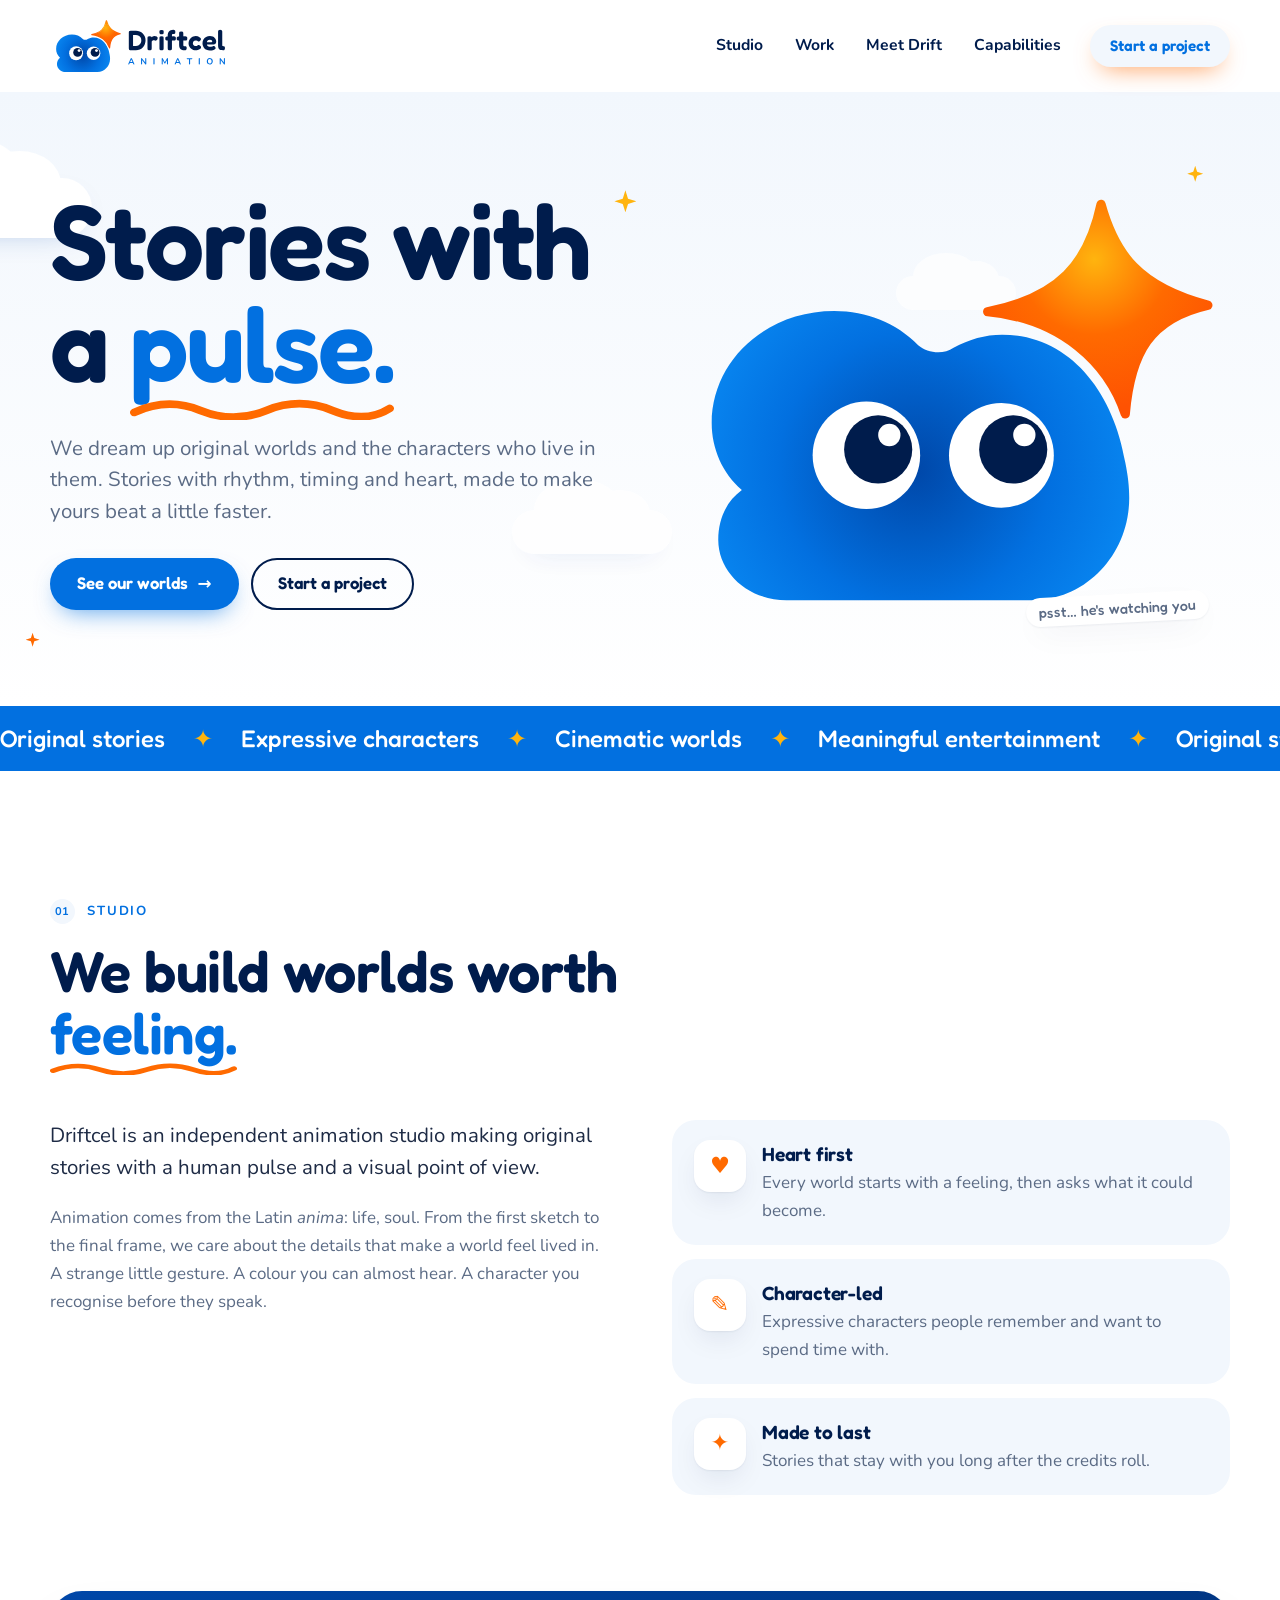
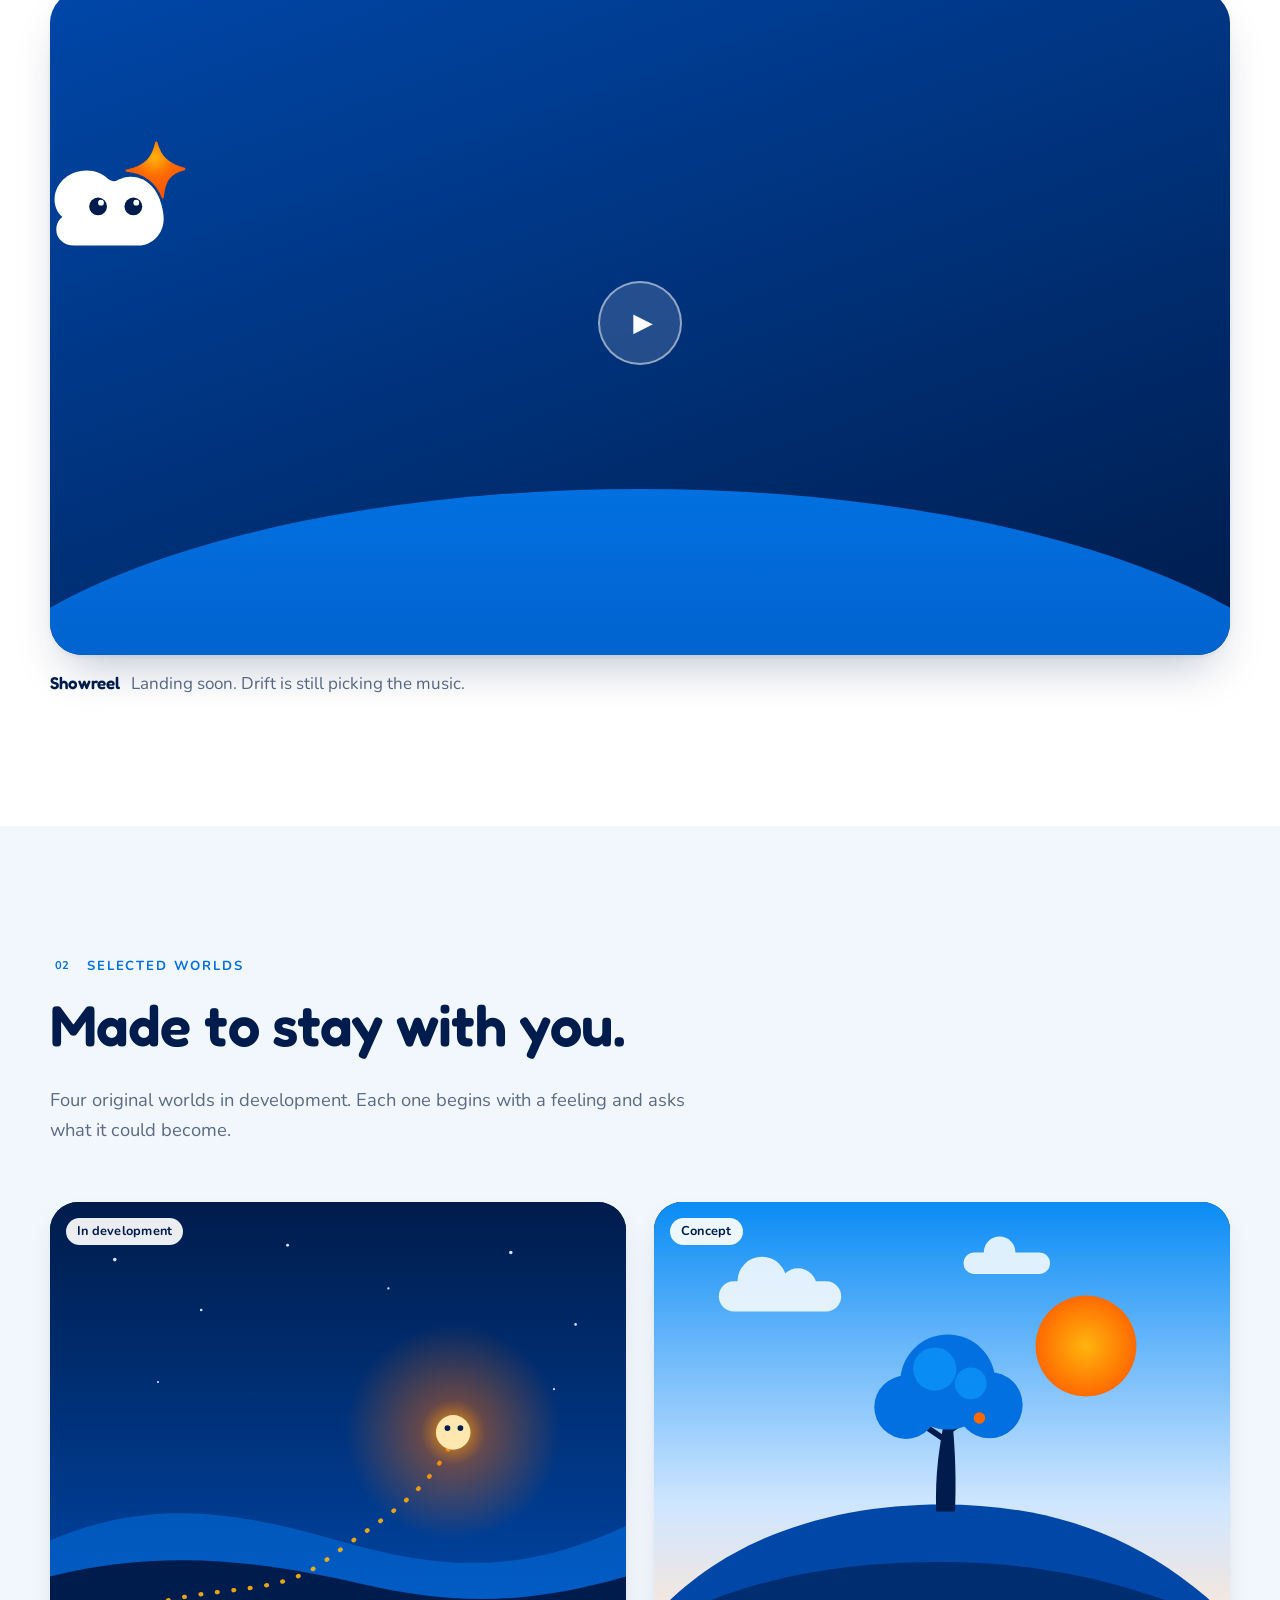
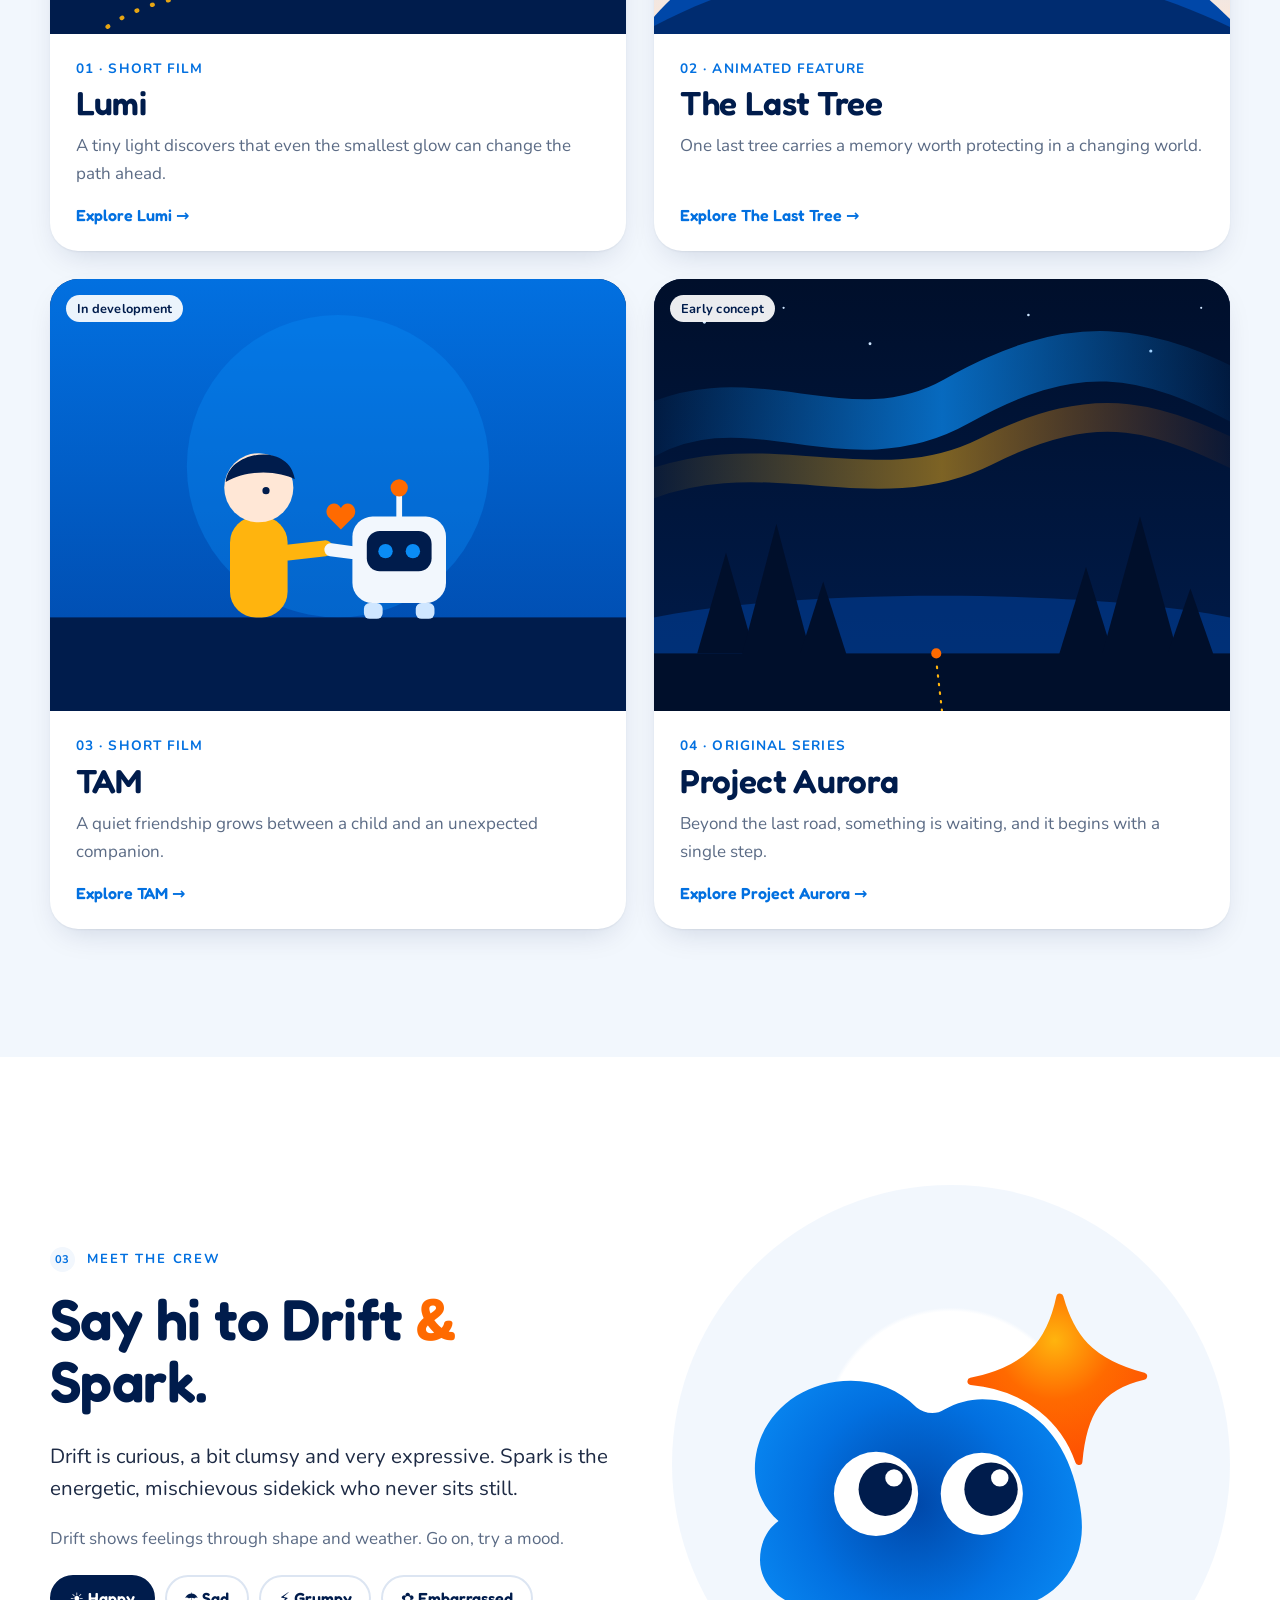
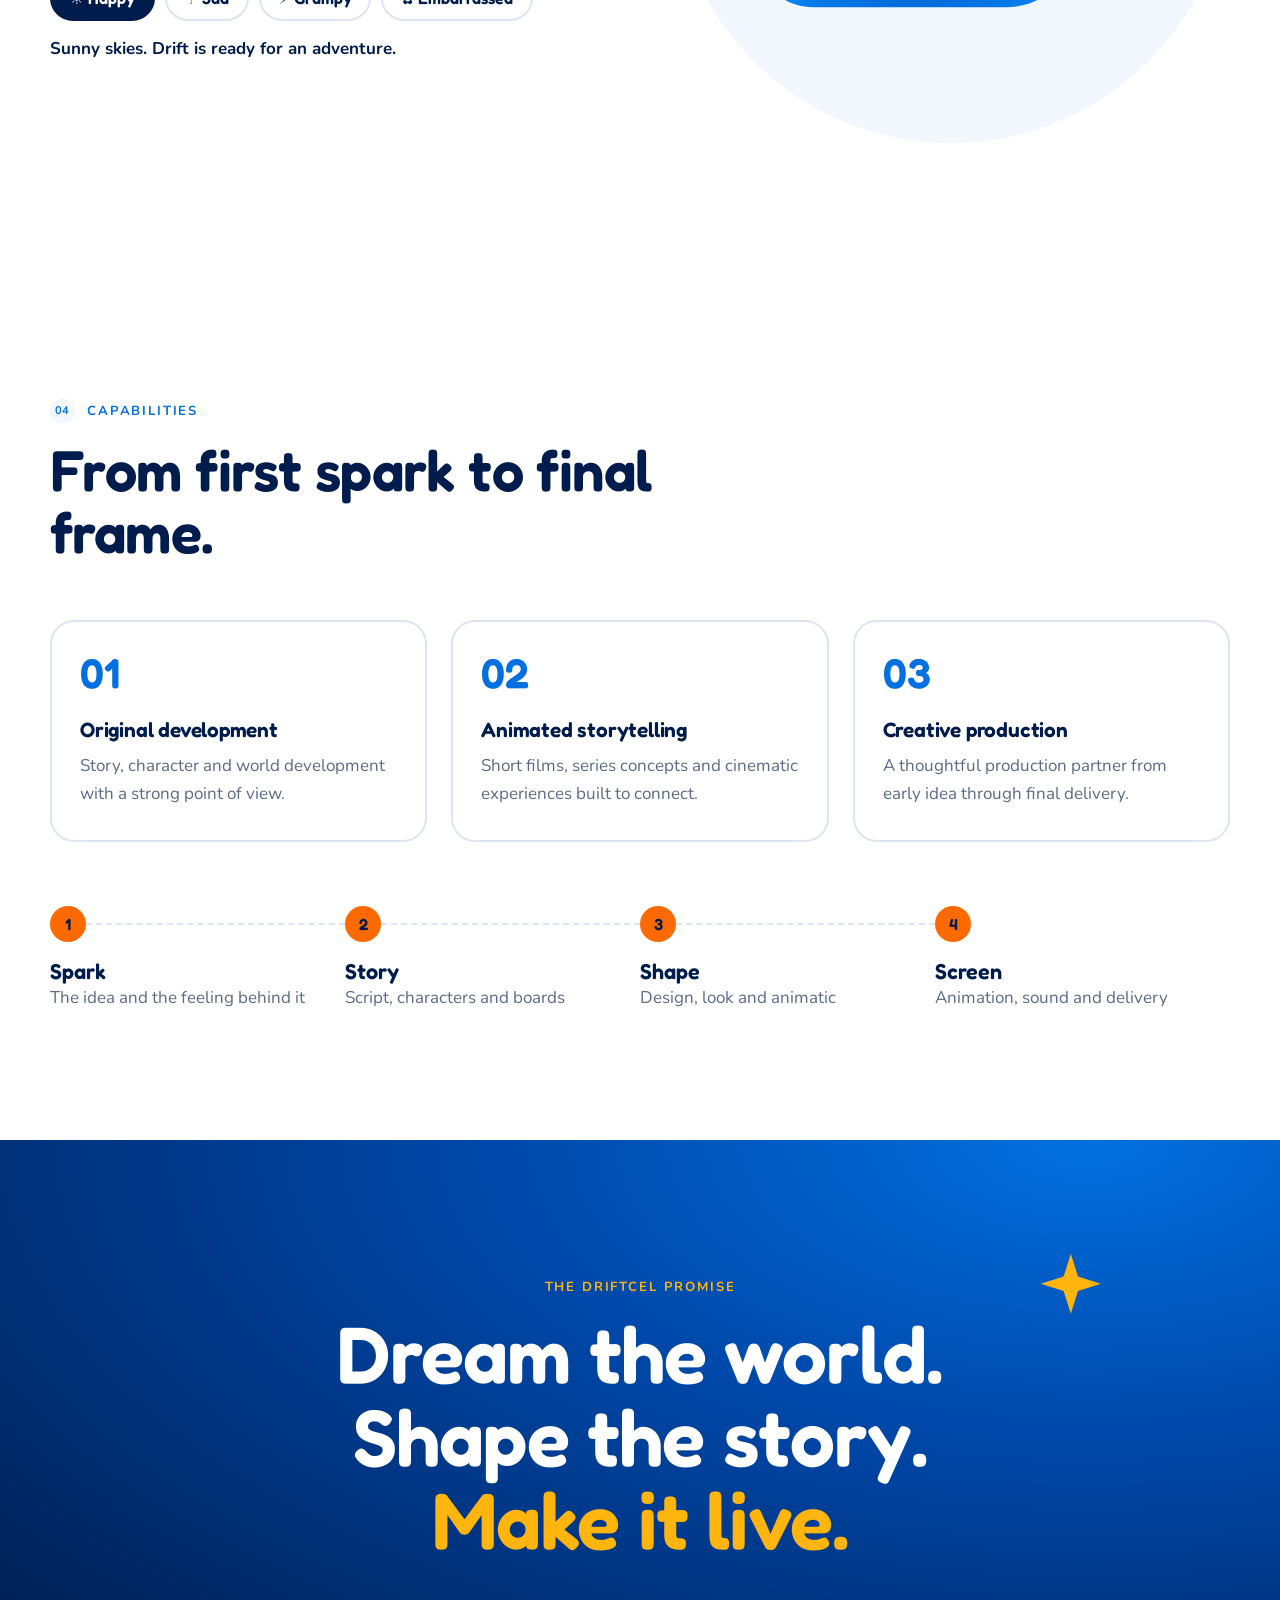
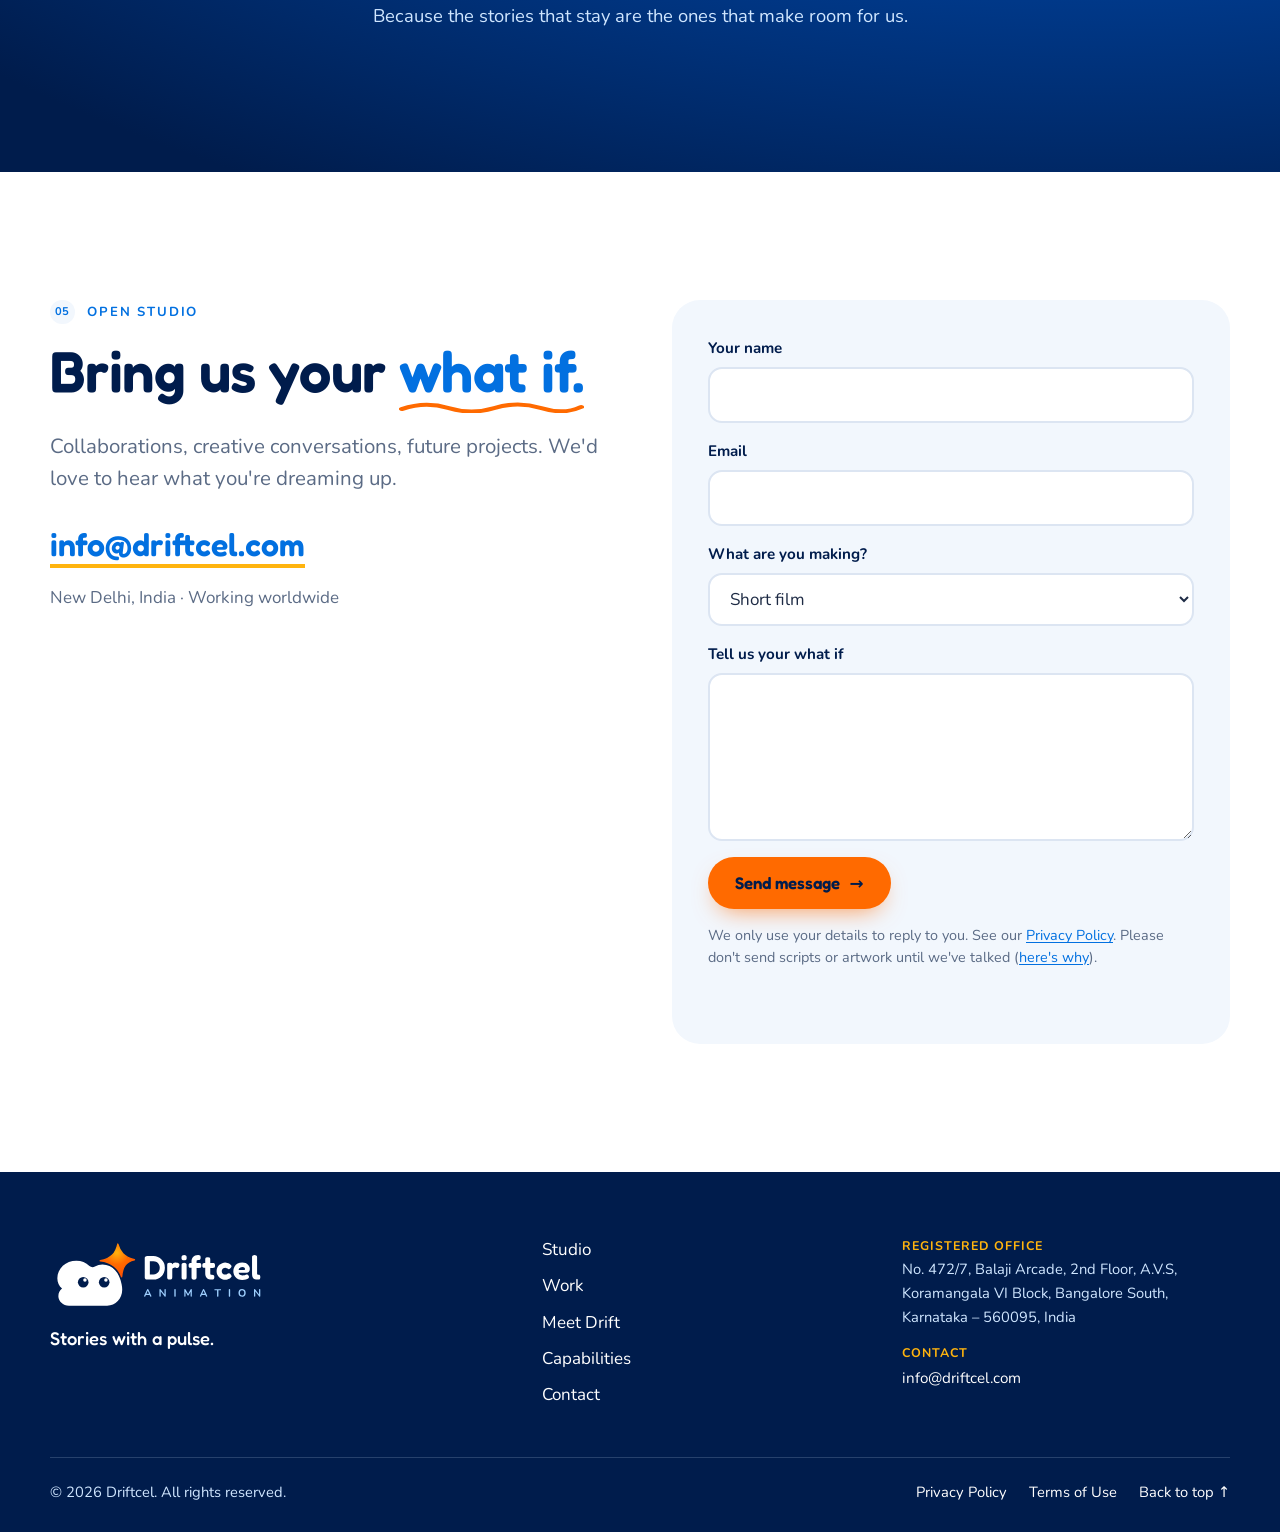
<file: index.html>
<!doctype html>
<html lang="en-IN">
<head>
<meta charset="utf-8">
<meta name="viewport" content="width=device-width, initial-scale=1">
<title>Driftcel Animation · Stories with a pulse.</title>
<meta name="description" content="Driftcel is an independent animation studio in New Delhi creating original stories, expressive characters and cinematic worlds.">
<meta name="author" content="Driftcel Animation">
<meta name="theme-color" content="#0270E0">
<link rel="canonical" href="https://driftcel.com/">

<link rel="icon" href="/favicon.ico" sizes="any">
<link rel="icon" href="/favicon.svg" type="image/svg+xml">
<link rel="apple-touch-icon" href="/apple-touch-icon-180x180.png">
<link rel="manifest" href="/site.webmanifest">

<meta property="og:type" content="website">
<meta property="og:site_name" content="Driftcel">
<meta property="og:title" content="Driftcel Animation · Stories with a pulse.">
<meta property="og:description" content="An independent animation studio creating original stories, expressive characters and cinematic worlds.">
<meta property="og:url" content="https://driftcel.com/">
<meta property="og:image" content="https://driftcel.com/og-image-1200x630.png">
<meta property="og:image:width" content="1200">
<meta property="og:image:height" content="630">
<meta property="og:image:alt" content="Driftcel Animation logo: Drift the cloud and Spark. Stories with a pulse.">
<meta name="twitter:card" content="summary_large_image">

<link rel="preconnect" href="https://fonts.googleapis.com">
<link rel="preconnect" href="https://fonts.gstatic.com" crossorigin>
<link href="https://fonts.googleapis.com/css2?family=Fredoka:wght@500;600&family=Nunito:wght@400;600;700&display=swap" rel="stylesheet">
<link rel="stylesheet" href="/style.css?v=11">
<script>document.documentElement.classList.add('js')</script>

<!-- Brand signals for Google: site name + organisation. Add social profile URLs to "sameAs" once confirmed. -->
<script type="application/ld+json">
[
  {
    "@context": "https://schema.org",
    "@type": "WebSite",
    "name": "Driftcel",
    "alternateName": ["Driftcel Animation", "Driftcel Animations", "driftcel.com"],
    "url": "https://driftcel.com/"
  },
  {
    "@context": "https://schema.org",
    "@type": "Organization",
    "name": "Driftcel Animation",
    "alternateName": ["Driftcel", "Driftcel Animations"],
    "legalName": "Driftcel Animation (OPC) Private Limited",
    "url": "https://driftcel.com/",
    "logo": "https://driftcel.com/assets/brand/app-icon-512x512.png",
    "slogan": "Stories with a pulse.",
    "description": "Driftcel is an independent animation studio in New Delhi creating original stories, expressive characters and cinematic worlds.",
    "email": "info@driftcel.com",
    "address": {
      "@type": "PostalAddress",
      "streetAddress": "No. 472/7, Balaji Arcade, 2nd Floor, A.V.S, Koramangala VI Block",
      "addressLocality": "Bangalore South",
      "addressRegion": "Karnataka",
      "postalCode": "560095",
      "addressCountry": "IN"
    }
  }
]
</script>
</head>
<body>
<a class="skip-link" href="#main">Skip to content</a>
<div class="progress" aria-hidden="true"></div>

<!-- Shared SVG paint for Drift & Spark (gradients + Spark cut-out). Kept off-screen, not display:none, so gradients render. -->
<svg class="svg-defs" aria-hidden="true" focusable="false">
  <defs>
    <radialGradient id="dc-cloud" cx="700" cy="590" r="380" gradientUnits="userSpaceOnUse"><stop offset="0" stop-color="#0047A8"/><stop offset=".55" stop-color="#0270E0"/><stop offset="1" stop-color="#0A8CF5"/></radialGradient>
    <radialGradient id="dc-cloud-sad" cx="700" cy="590" r="380" gradientUnits="userSpaceOnUse"><stop offset="0" stop-color="#3D5677"/><stop offset=".55" stop-color="#5B7598"/><stop offset="1" stop-color="#7E96B5"/></radialGradient>
    <radialGradient id="dc-cloud-angry" cx="700" cy="590" r="380" gradientUnits="userSpaceOnUse"><stop offset="0" stop-color="#000F2B"/><stop offset=".55" stop-color="#001C4C"/><stop offset="1" stop-color="#0B2D66"/></radialGradient>
    <radialGradient id="dc-cloud-shy" cx="700" cy="590" r="380" gradientUnits="userSpaceOnUse"><stop offset="0" stop-color="#E0457F"/><stop offset=".55" stop-color="#F06A9B"/><stop offset="1" stop-color="#FF9CC0"/></radialGradient>
    <radialGradient id="dc-spark" cx="975" cy="270" r="230" gradientUnits="userSpaceOnUse"><stop offset="0" stop-color="#FFB40E"/><stop offset=".5" stop-color="#FF6A00"/><stop offset="1" stop-color="#FE5202"/></radialGradient>
    <mask id="dc-gap" maskUnits="userSpaceOnUse" x="0" y="0" width="1536" height="1024">
      <rect width="1536" height="1024" fill="#fff"/>
      <path d="M985 186C1006 262 1042 312 1148 340C1060 360 1030 412 1022 506C996 428 924 360 812 350C922 328 966 276 985 186Z" fill="#000" stroke="#000" stroke-width="34" stroke-linejoin="round"/>
    </mask>
  </defs>
</svg>

<header class="nav" data-nav>
  <div class="nav-inner">
    <a class="nav-logo" href="/" aria-label="Driftcel Animation home"><img src="/assets/brand/driftcel-logo-horizontal.svg" alt="" width="126" height="44"></a>
    <button class="nav-toggle" type="button" aria-expanded="false" aria-controls="nav-links"><span class="nav-toggle-bars" aria-hidden="true"></span><span class="nav-toggle-label">Menu</span></button>
    <nav id="nav-links" class="nav-links" aria-label="Primary">
      <a href="/#studio">Studio</a>
      <a href="/#work">Work</a>
      <a href="/#drift">Meet Drift</a>
      <a href="/#capabilities">Capabilities</a>
      <a class="btn btn-spark btn-sm" href="/#contact">Start a project</a>
    </nav>
  </div>
</header>

<main id="main">

  <!-- HERO -->
  <section class="hero" aria-labelledby="hero-title">
    <div class="sky" aria-hidden="true">
      <span class="puff puff-1"></span><span class="puff puff-2"></span><span class="puff puff-3"></span>
      <span class="twinkle t-1"></span><span class="twinkle t-2"></span><span class="twinkle t-3"></span>
    </div>
    <div class="wrap hero-grid">
      <div class="hero-copy">
        <h1 id="hero-title">Stories with<br>a <span class="squiggle">pulse.</span></h1>
        <p class="lead">We dream up original worlds and the characters who live in them. Stories with rhythm, timing and heart, made to make yours beat a little faster.</p>
        <div class="actions">
          <a class="btn btn-primary" href="#work">See our worlds <span aria-hidden="true">→</span></a>
          <a class="btn btn-ghost" href="#contact">Start a project</a>
        </div>
      </div>

      <div class="hero-art">
        <svg class="drift" data-drift viewBox="364 152 818 664" role="img" aria-labelledby="drift-hero-title">
          <title id="drift-hero-title">Drift, a curious blue cloud, with Spark the orange sparkle</title>
          <g class="drift-body">
            <g mask="url(#dc-gap)">
              <path class="cloud" d="M505 790C447 790 401 748 401 698C401 664 415 638 437 622C407 596 391 558 391 520C391 425 473 349 578 349C628 349 672 367 706 401C720 413 744 416 760 405C784 392 808 385 834 385C934 385 1003 468 1022 580C1026 600 1028 616 1028 634C1028 720 962 790 880 790Z"/>
              <g class="eye"><circle cx="627" cy="569" r="82" fill="#fff"/><g class="pupil"><circle cx="645" cy="560" r="52" fill="#001C4C"/><circle cx="662" cy="538" r="17" fill="#fff"/></g></g>
              <g class="eye"><circle cx="833" cy="569" r="80" fill="#fff"/><g class="pupil"><circle cx="851" cy="560" r="52" fill="#001C4C"/><circle cx="868" cy="538" r="17" fill="#fff"/></g></g>
            </g>
          </g>
          <path class="spark" d="M985 186C1006 262 1042 312 1148 340C1060 360 1030 412 1022 506C996 428 924 360 812 350C922 328 966 276 985 186Z"/>
        </svg>
        <p class="hero-note" aria-hidden="true">psst… he's watching you</p>
      </div>
    </div>
  </section>

  <div class="ticker" aria-label="What we make">
    <div class="ticker-track">
      <span>Original stories</span><i>✦</i><span>Expressive characters</span><i>✦</i><span>Cinematic worlds</span><i>✦</i><span>Meaningful entertainment</span><i>✦</i>
      <span aria-hidden="true">Original stories</span><i>✦</i><span aria-hidden="true">Expressive characters</span><i>✦</i><span aria-hidden="true">Cinematic worlds</span><i>✦</i><span aria-hidden="true">Meaningful entertainment</span><i>✦</i>
    </div>
  </div>

  <!-- STUDIO -->
  <section id="studio" class="section studio">
    <div class="wrap">
      <div class="section-head reveal">
        <p class="kicker"><b>01</b> Studio</p>
        <h2>We build worlds worth <span class="squiggle">feeling.</span></h2>
      </div>
      <div class="studio-grid">
        <div class="studio-copy reveal">
          <p class="lead">Driftcel is an independent animation studio making original stories with a human pulse and a visual point of view.</p>
          <p>Animation comes from the Latin <em>anima</em>: life, soul. From the first sketch to the final frame, we care about the details that make a world feel lived in. A strange little gesture. A colour you can almost hear. A character you recognise before they speak.</p>
        </div>
        <ul class="values reveal" role="list">
          <li><span class="value-icon" aria-hidden="true">♥</span><h3>Heart first</h3><p>Every world starts with a feeling, then asks what it could become.</p></li>
          <li><span class="value-icon" aria-hidden="true">✎</span><h3>Character-led</h3><p>Expressive characters people remember and want to spend time with.</p></li>
          <li><span class="value-icon" aria-hidden="true">✦</span><h3>Made to last</h3><p>Stories that stay with you long after the credits roll.</p></li>
        </ul>
      </div>

      <!-- SHOWREEL: to use a real reel, replace the .reel-placeholder div with
           <video src="/assets/showreel.mp4" poster="/assets/showreel-poster.jpg" controls playsinline preload="none"></video> -->
      <figure class="reel reveal">
        <div class="reel-frame">
          <div class="reel-placeholder" aria-hidden="true">
            <span class="reel-hill"></span>
            <img class="reel-drift" src="/assets/brand/driftcel-mark-on-dark.svg" alt="" width="120" height="98">
            <span class="reel-play">▶</span>
          </div>
        </div>
        <figcaption><b>Showreel</b> Landing soon. Drift is still picking the music.</figcaption>
      </figure>
    </div>
  </section>

  <!-- WORK -->
  <section id="work" class="section work">
    <div class="wrap">
      <div class="section-head reveal">
        <p class="kicker"><b>02</b> Selected worlds</p>
        <h2>Made to stay with you.</h2>
        <p class="section-sub">Four original worlds in development. Each one begins with a feeling and asks what it could become.</p>
      </div>
      <div class="cards">
        <a class="card reveal" href="/projects/lumi.html">
          <div class="card-art"><img src="/assets/art/lumi.svg" alt="" loading="lazy" width="800" height="600"><span class="chip">In development</span></div>
          <div class="card-body"><p class="card-meta">01 · Short film</p><h3>Lumi</h3><p>A tiny light discovers that even the smallest glow can change the path ahead.</p><span class="card-link">Explore Lumi <span aria-hidden="true">→</span></span></div>
        </a>
        <a class="card reveal" href="/projects/the-last-tree.html">
          <div class="card-art"><img src="/assets/art/the-last-tree.svg" alt="" loading="lazy" width="800" height="600"><span class="chip">Concept</span></div>
          <div class="card-body"><p class="card-meta">02 · Animated feature</p><h3>The Last Tree</h3><p>One last tree carries a memory worth protecting in a changing world.</p><span class="card-link">Explore The Last Tree <span aria-hidden="true">→</span></span></div>
        </a>
        <a class="card reveal" href="/projects/tam.html">
          <div class="card-art"><img src="/assets/art/tam.svg" alt="" loading="lazy" width="800" height="600"><span class="chip">In development</span></div>
          <div class="card-body"><p class="card-meta">03 · Short film</p><h3>TAM</h3><p>A quiet friendship grows between a child and an unexpected companion.</p><span class="card-link">Explore TAM <span aria-hidden="true">→</span></span></div>
        </a>
        <a class="card reveal" href="/projects/project-aurora.html">
          <div class="card-art"><img src="/assets/art/project-aurora.svg" alt="" loading="lazy" width="800" height="600"><span class="chip">Early concept</span></div>
          <div class="card-body"><p class="card-meta">04 · Original series</p><h3>Project Aurora</h3><p>Beyond the last road, something is waiting, and it begins with a single step.</p><span class="card-link">Explore Project Aurora <span aria-hidden="true">→</span></span></div>
        </a>
      </div>
    </div>
  </section>

  <!-- MEET DRIFT -->
  <section id="drift" class="section meet">
    <div class="wrap meet-grid">
      <div class="meet-copy reveal">
        <p class="kicker"><b>03</b> Meet the crew</p>
        <h2>Say hi to Drift <span class="amp">&amp;</span> Spark.</h2>
        <p class="lead">Drift is curious, a bit clumsy and very expressive. Spark is the energetic, mischievous sidekick who never sits still.</p>
        <p>Drift shows feelings through shape and weather. Go on, try a mood.</p>
        <div class="moods" role="group" aria-label="Choose Drift's mood">
          <button type="button" data-mood="happy" aria-pressed="true">☀ Happy</button>
          <button type="button" data-mood="sad" aria-pressed="false">☂ Sad</button>
          <button type="button" data-mood="angry" aria-pressed="false">⚡ Grumpy</button>
          <button type="button" data-mood="shy" aria-pressed="false">✿ Embarrassed</button>
        </div>
        <p class="mood-caption" aria-live="polite" data-mood-caption>Sunny skies. Drift is ready for an adventure.</p>
      </div>
      <div class="meet-stage reveal" data-mood-stage data-mood-current="happy">
        <svg class="drift drift-mood" data-drift viewBox="364 100 818 820" aria-hidden="true">
          <g class="bolt"><path d="M690 760l-40 70h38l-28 70 80-96h-40l30-44z" fill="#FFB40E"/></g>
          <g class="rain">
            <path d="M520 815c-14 22-14 38 0 38s14-16 0-38z"/><path d="M610 845c-14 22-14 38 0 38s14-16 0-38z"/><path d="M710 820c-14 22-14 38 0 38s14-16 0-38z"/><path d="M810 850c-14 22-14 38 0 38s14-16 0-38z"/><path d="M905 818c-14 22-14 38 0 38s14-16 0-38z"/>
          </g>
          <g class="drift-body">
            <g mask="url(#dc-gap)">
              <path class="cloud" d="M505 790C447 790 401 748 401 698C401 664 415 638 437 622C407 596 391 558 391 520C391 425 473 349 578 349C628 349 672 367 706 401C720 413 744 416 760 405C784 392 808 385 834 385C934 385 1003 468 1022 580C1026 600 1028 616 1028 634C1028 720 962 790 880 790Z"/>
              <g class="eye"><circle cx="627" cy="569" r="82" fill="#fff"/><g class="pupil"><circle cx="645" cy="560" r="52" fill="#001C4C"/><circle cx="662" cy="538" r="17" fill="#fff"/></g></g>
              <g class="eye"><circle cx="833" cy="569" r="80" fill="#fff"/><g class="pupil"><circle cx="851" cy="560" r="52" fill="#001C4C"/><circle cx="868" cy="538" r="17" fill="#fff"/></g></g>
              <g class="brows"><path d="M560 470l120 40" /><path d="M900 470l-120 40" /></g>
              <g class="blush"><ellipse cx="560" cy="680" rx="46" ry="22"/><ellipse cx="905" cy="680" rx="46" ry="22"/></g>
            </g>
          </g>
          <path class="spark" d="M985 186C1006 262 1042 312 1148 340C1060 360 1030 412 1022 506C996 428 924 360 812 350C922 328 966 276 985 186Z"/>
        </svg>
      </div>
    </div>
  </section>

  <!-- CAPABILITIES -->
  <section id="capabilities" class="section capabilities">
    <div class="wrap">
      <div class="section-head reveal">
        <p class="kicker"><b>04</b> Capabilities</p>
        <h2>From first spark to final frame.</h2>
      </div>
      <div class="services">
        <article class="service reveal"><span class="service-num">01</span><h3>Original development</h3><p>Story, character and world development with a strong point of view.</p></article>
        <article class="service reveal"><span class="service-num">02</span><h3>Animated storytelling</h3><p>Short films, series concepts and cinematic experiences built to connect.</p></article>
        <article class="service reveal"><span class="service-num">03</span><h3>Creative production</h3><p>A thoughtful production partner from early idea through final delivery.</p></article>
      </div>
      <ol class="process reveal" aria-label="How we work">
        <li><b>Spark</b><span>The idea and the feeling behind it</span></li>
        <li><b>Story</b><span>Script, characters and boards</span></li>
        <li><b>Shape</b><span>Design, look and animatic</span></li>
        <li><b>Screen</b><span>Animation, sound and delivery</span></li>
      </ol>
    </div>
  </section>

  <!-- PROMISE -->
  <section class="promise">
    <div class="wrap reveal">
      <p class="kicker kicker-light">The Driftcel promise</p>
      <p class="promise-line">Dream the world.<br>Shape the story.<br><span>Make it live.</span></p>
      <p class="promise-sub">Because the stories that stay are the ones that make room for us.</p>
    </div>
  </section>

  <!-- CONTACT -->
  <section id="contact" class="section contact">
    <div class="wrap contact-grid">
      <div class="contact-copy reveal">
        <p class="kicker"><b>05</b> Open studio</p>
        <h2>Bring us your <span class="squiggle">what if.</span></h2>
        <p class="lead">Collaborations, creative conversations, future projects. We'd love to hear what you're dreaming up.</p>
        <a class="contact-email" href="mailto:info@driftcel.com">info@driftcel.com</a>
        <p class="contact-place">New Delhi, India · Working worldwide</p>
      </div>
      <!-- To receive messages without opening the visitor's email app, create a free form at formspree.io
           and set data-endpoint="https://formspree.io/f/XXXXXXX" below. Without it, the form opens a pre-filled email. -->
      <form class="contact-form reveal" data-contact-form data-endpoint="" data-mailto="info@driftcel.com" novalidate>
        <div class="field"><label for="cf-name">Your name</label><input id="cf-name" name="name" type="text" autocomplete="name" required></div>
        <div class="field"><label for="cf-email">Email</label><input id="cf-email" name="email" type="email" autocomplete="email" required></div>
        <div class="field">
          <label for="cf-type">What are you making?</label>
          <select id="cf-type" name="type">
            <option>Short film</option><option>Series</option><option>Brand or commercial</option><option>Collaboration</option><option>Something else</option>
          </select>
        </div>
        <div class="field"><label for="cf-msg">Tell us your what if</label><textarea id="cf-msg" name="message" rows="5" required></textarea></div>
        <button class="btn btn-spark" type="submit">Send message <span aria-hidden="true">→</span></button>
        <p class="form-note">We only use your details to reply to you. See our <a href="/privacy.html">Privacy Policy</a>. Please don't send scripts or artwork until we've talked (<a href="/terms.html#ideas">here's why</a>).</p>
        <p class="form-status" role="status" data-form-status></p>
      </form>
    </div>
  </section>
</main>

<footer class="footer">
  <div class="wrap footer-grid">
    <div>
      <img class="footer-logo" src="/assets/brand/driftcel-logo-horizontal-on-dark.svg" alt="Driftcel Animation" width="160" height="56" loading="lazy">
      <p class="footer-tag">Stories with a pulse.</p>
    </div>
    <nav class="footer-links" aria-label="Footer">
      <a href="/#studio">Studio</a><a href="/#work">Work</a><a href="/#drift">Meet Drift</a><a href="/#capabilities">Capabilities</a><a href="/#contact">Contact</a>
    </nav>
    <div class="footer-contact"><address><span class="footer-label">Registered office</span>No. 472/7, Balaji Arcade, 2nd Floor, A.V.S,<br>Koramangala VI Block, Bangalore South,<br>Karnataka – 560095, India</address><p class="footer-mail"><span class="footer-label">Contact</span><a href="mailto:info@driftcel.com">info@driftcel.com</a></p></div>
  </div>
  <div class="wrap footer-base"><p>© <span data-year>2026</span> Driftcel. All rights reserved.</p><nav class="footer-legal-links" aria-label="Legal"><a href="/privacy.html">Privacy Policy</a><a href="/terms.html">Terms of Use</a><a href="#main">Back to top ↑</a></nav></div>
</footer>

<script src="/site.js?v=4" defer></script>
</body>
</html>
</file>
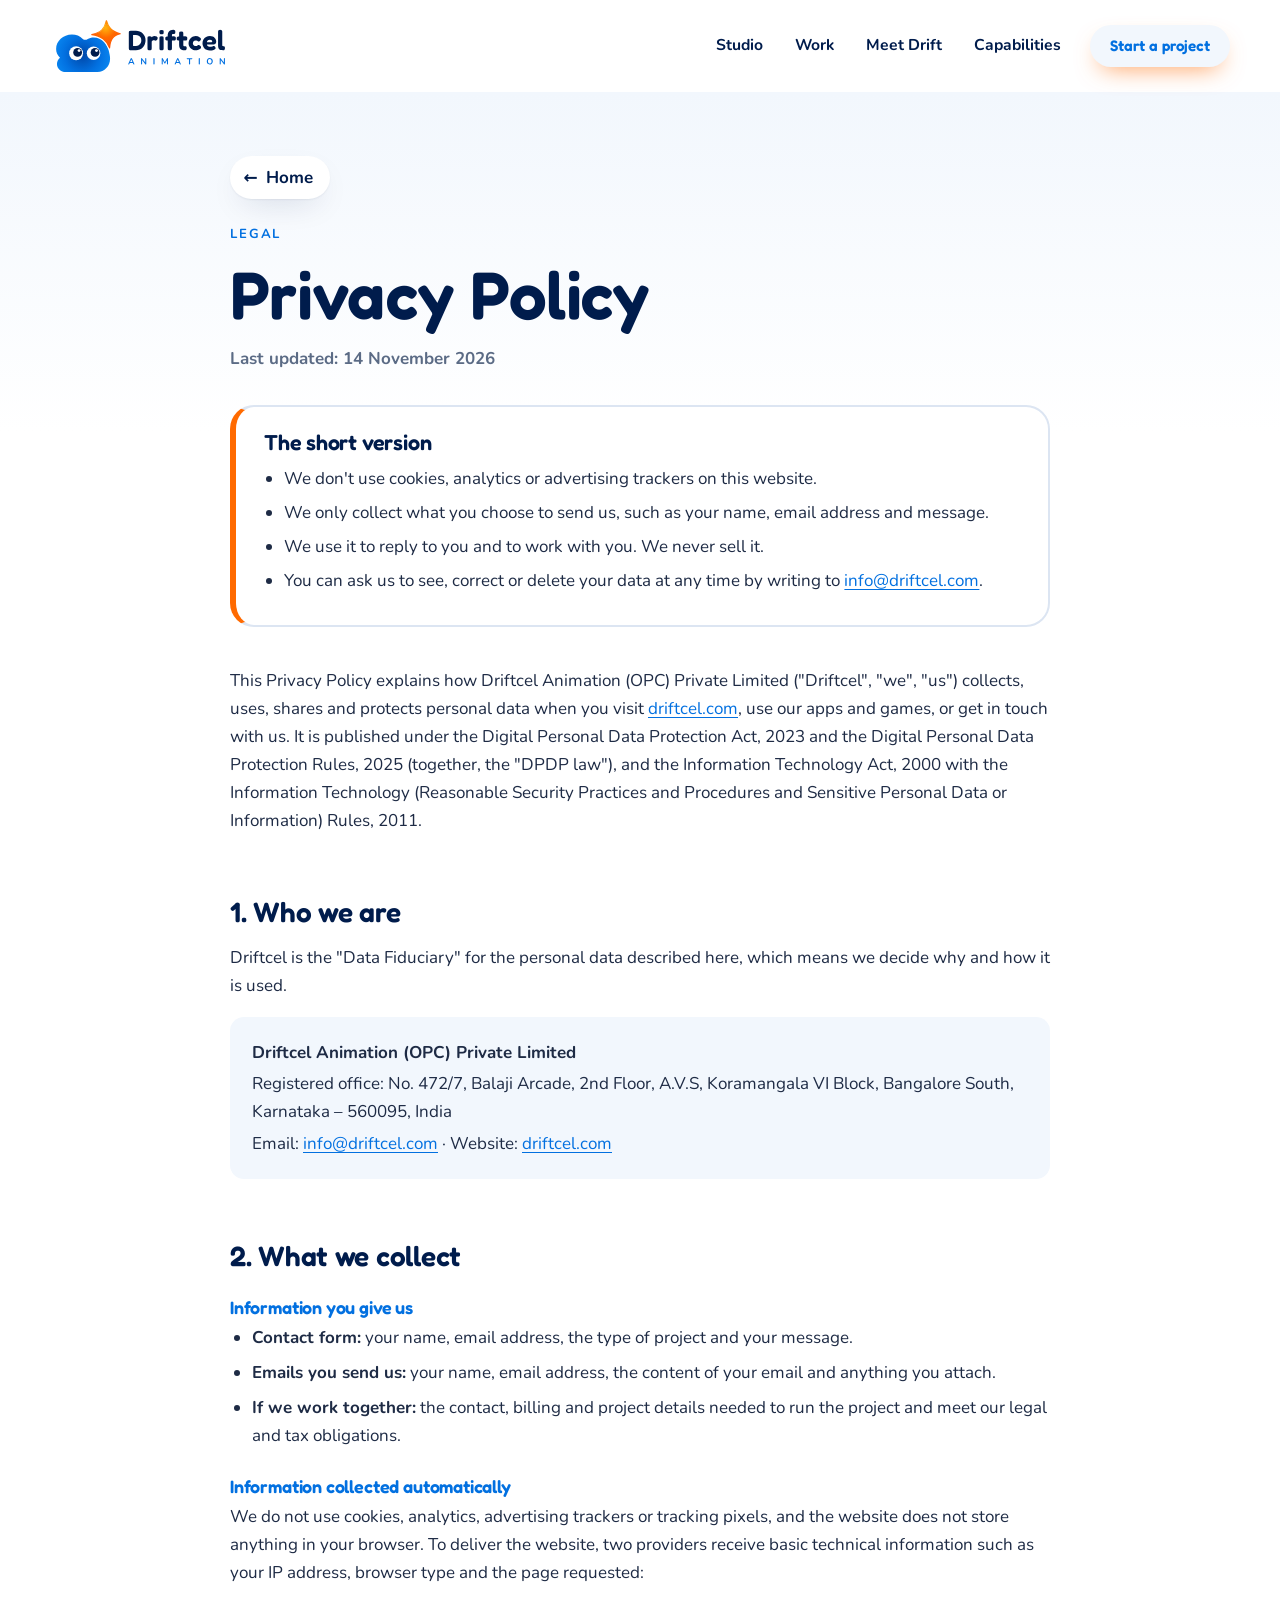
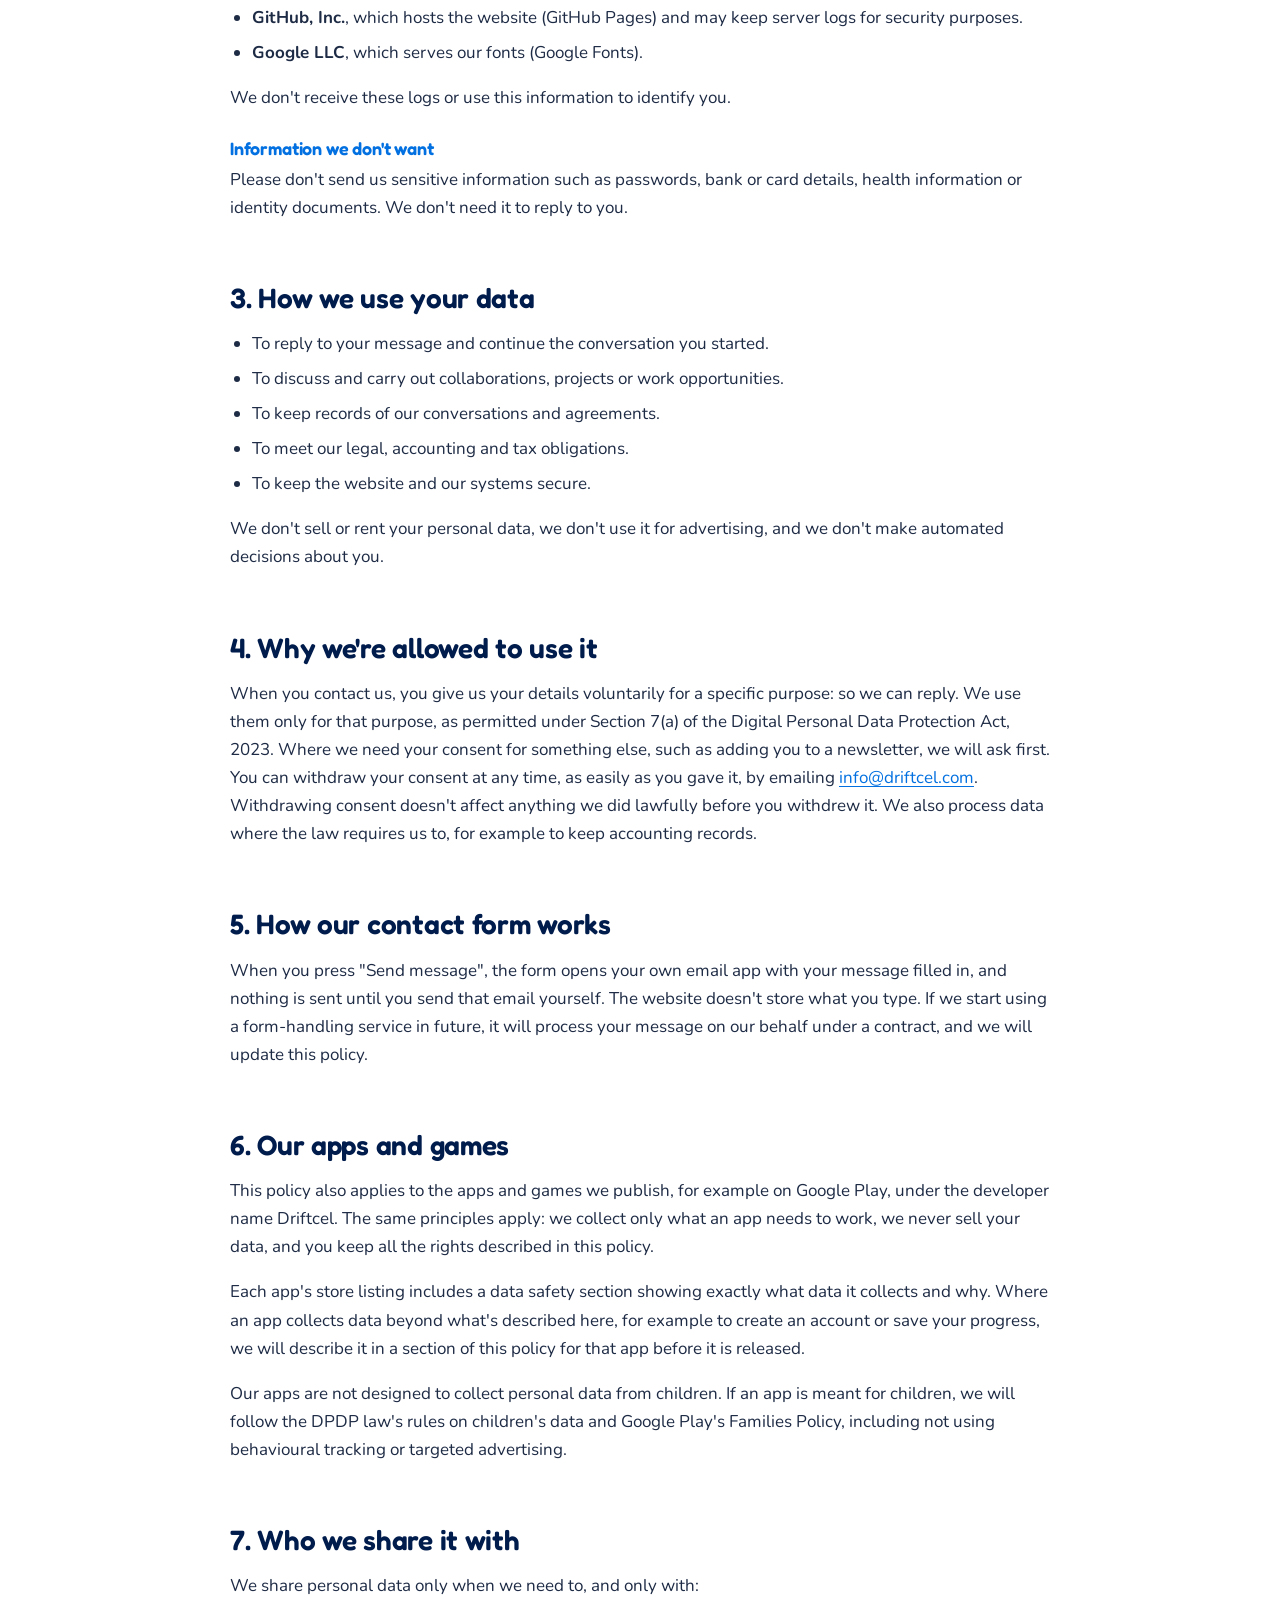
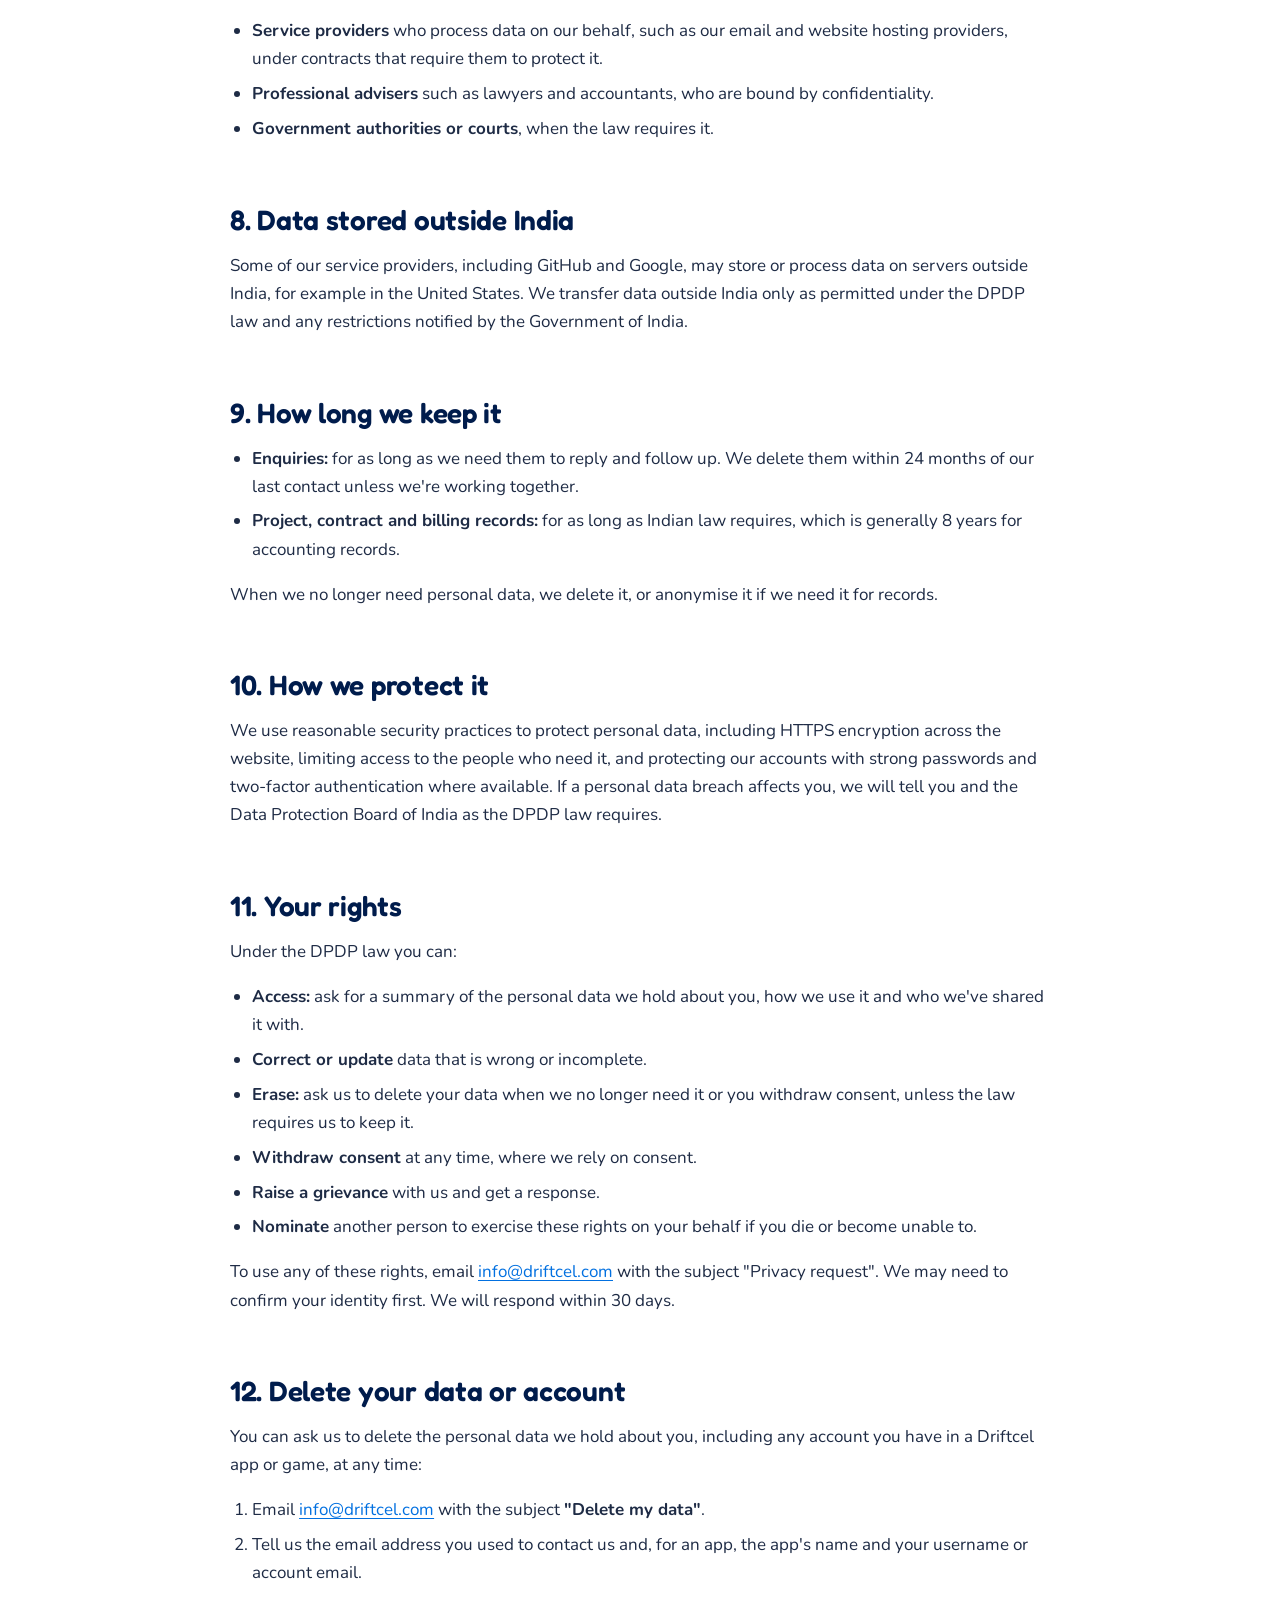
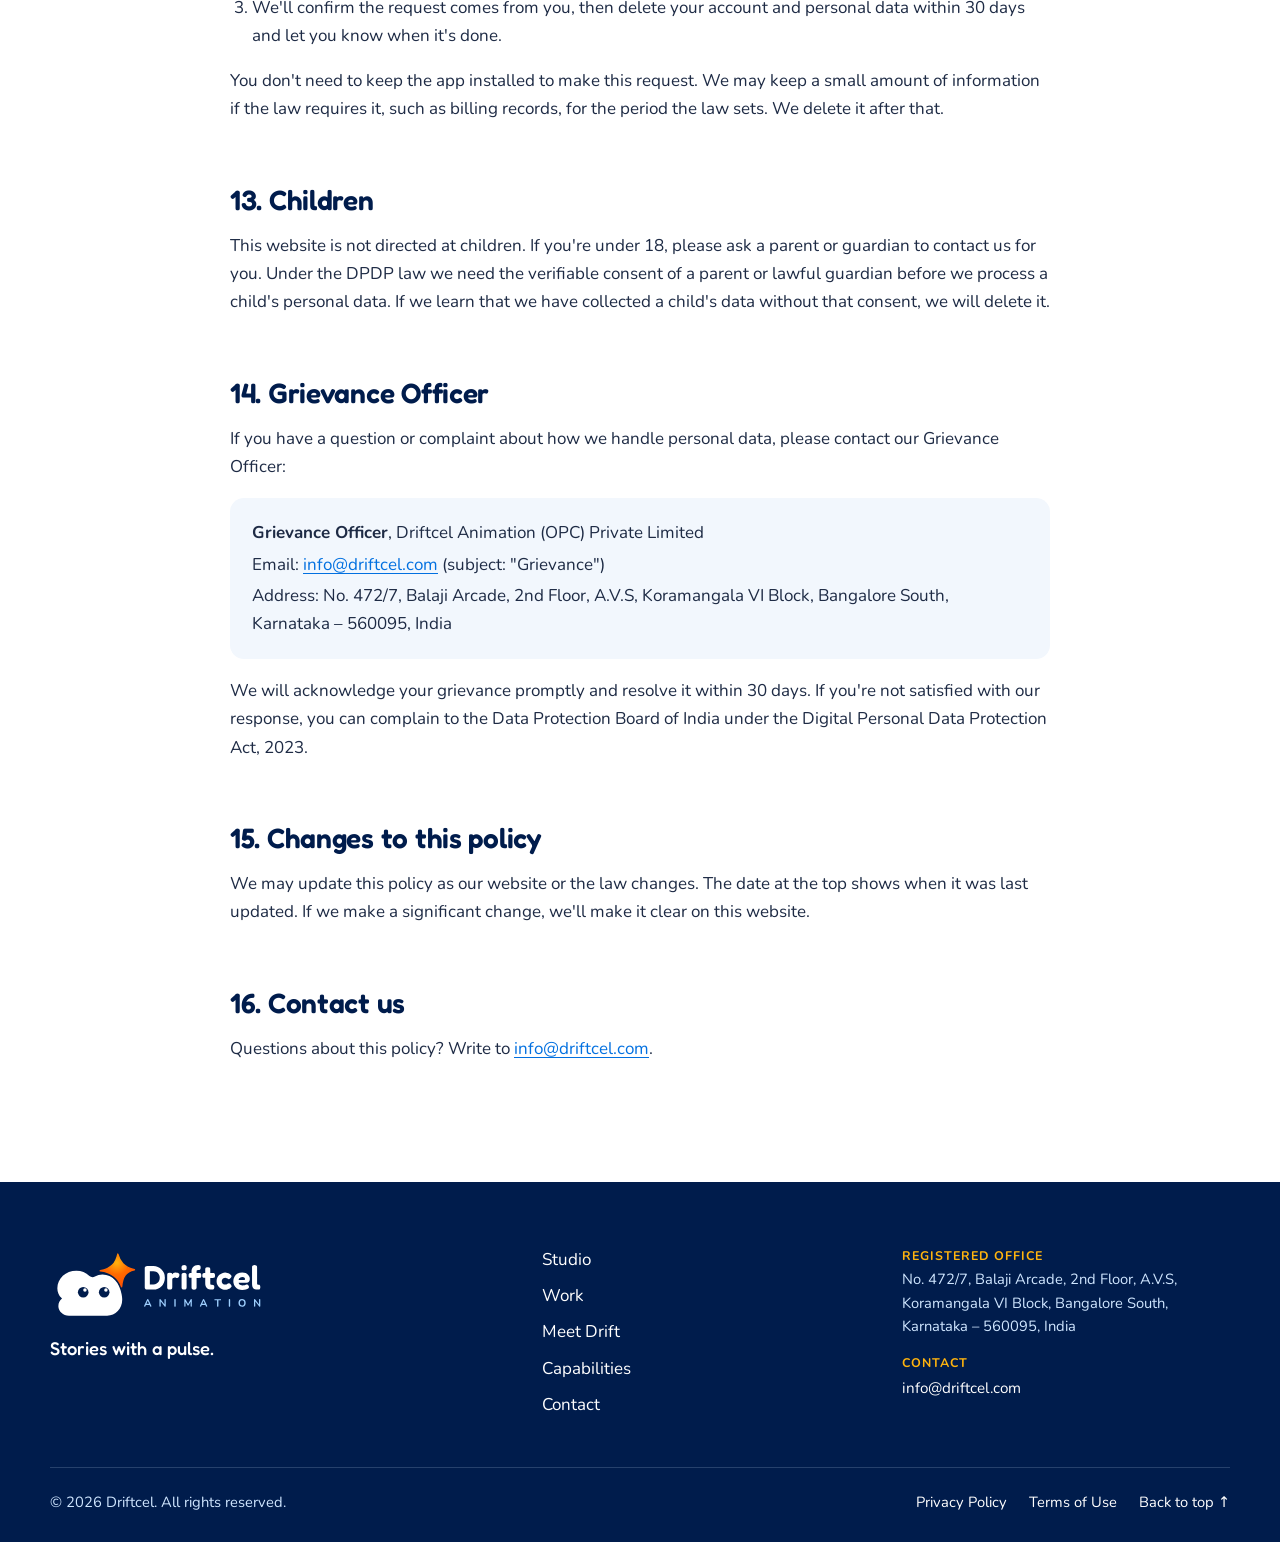
<file: privacy.html>
<!doctype html>
<html lang="en-IN">
<head>
<meta charset="utf-8">
<meta name="viewport" content="width=device-width, initial-scale=1">
<title>Privacy Policy · Driftcel Animation</title>
<meta name="description" content="How Driftcel Animation collects, uses and protects personal data under India's Digital Personal Data Protection Act, 2023.">
<meta name="theme-color" content="#0270E0">
<link rel="canonical" href="https://driftcel.com/privacy.html">
<link rel="icon" href="/favicon.ico" sizes="any">
<link rel="icon" href="/favicon.svg" type="image/svg+xml">
<link rel="apple-touch-icon" href="/apple-touch-icon-180x180.png">
<link rel="manifest" href="/site.webmanifest">
<link rel="preconnect" href="https://fonts.googleapis.com">
<link rel="preconnect" href="https://fonts.gstatic.com" crossorigin>
<link href="https://fonts.googleapis.com/css2?family=Fredoka:wght@500;600&family=Nunito:wght@400;600;700&display=swap" rel="stylesheet">
<link rel="stylesheet" href="/style.css?v=11">
<script>document.documentElement.classList.add('js')</script>
</head>
<body>
<a class="skip-link" href="#main">Skip to content</a>
<div class="progress" aria-hidden="true"></div>

<header class="nav" data-nav>
  <div class="nav-inner">
    <a class="nav-logo" href="/" aria-label="Driftcel Animation home"><img src="/assets/brand/driftcel-logo-horizontal.svg" alt="" width="126" height="44"></a>
    <button class="nav-toggle" type="button" aria-expanded="false" aria-controls="nav-links"><span class="nav-toggle-bars" aria-hidden="true"></span><span class="nav-toggle-label">Menu</span></button>
    <nav id="nav-links" class="nav-links" aria-label="Primary">
      <a href="/#studio">Studio</a>
      <a href="/#work">Work</a>
      <a href="/#drift">Meet Drift</a>
      <a href="/#capabilities">Capabilities</a>
      <a class="btn btn-spark btn-sm" href="/#contact">Start a project</a>
    </nav>
  </div>
</header>

<main id="main" class="legal">
  <div class="wrap legal-wrap">
    <a class="back" href="/"><span aria-hidden="true">←</span> Home</a>
    <p class="kicker">Legal</p>
    <h1>Privacy Policy</h1>
    <p class="legal-updated">Last updated: 14 November 2026</p>

    <div class="legal-summary">
      <h2>The short version</h2>
      <ul>
        <li>We don't use cookies, analytics or advertising trackers on this website.</li>
        <li>We only collect what you choose to send us, such as your name, email address and message.</li>
        <li>We use it to reply to you and to work with you. We never sell it.</li>
        <li>You can ask us to see, correct or delete your data at any time by writing to <a href="mailto:info@driftcel.com">info@driftcel.com</a>.</li>
      </ul>
    </div>

    <div class="prose">
      <p>This Privacy Policy explains how Driftcel Animation (OPC) Private Limited ("Driftcel", "we", "us") collects, uses, shares and protects personal data when you visit <a href="https://driftcel.com/">driftcel.com</a>, use our apps and games, or get in touch with us. It is published under the Digital Personal Data Protection Act, 2023 and the Digital Personal Data Protection Rules, 2025 (together, the "DPDP law"), and the Information Technology Act, 2000 with the Information Technology (Reasonable Security Practices and Procedures and Sensitive Personal Data or Information) Rules, 2011.</p>

      <h2 id="who-we-are">1. Who we are</h2>
      <p>Driftcel is the "Data Fiduciary" for the personal data described here, which means we decide why and how it is used.</p>
    <div class="legal-company">
      <p><b>Driftcel Animation (OPC) Private Limited</b></p>
      <p>Registered office: No. 472/7, Balaji Arcade, 2nd Floor, A.V.S, Koramangala VI Block, Bangalore South, Karnataka – 560095, India</p>
      <p>Email: <a href="mailto:info@driftcel.com">info@driftcel.com</a> · Website: <a href="https://driftcel.com/">driftcel.com</a></p>
    </div>

      <h2 id="what-we-collect">2. What we collect</h2>
      <h3>Information you give us</h3>
      <ul>
        <li><b>Contact form:</b> your name, email address, the type of project and your message.</li>
        <li><b>Emails you send us:</b> your name, email address, the content of your email and anything you attach.</li>
        <li><b>If we work together:</b> the contact, billing and project details needed to run the project and meet our legal and tax obligations.</li>
      </ul>
      <h3>Information collected automatically</h3>
      <p>We do not use cookies, analytics, advertising trackers or tracking pixels, and the website does not store anything in your browser. To deliver the website, two providers receive basic technical information such as your IP address, browser type and the page requested:</p>
      <ul>
        <li><b>GitHub, Inc.</b>, which hosts the website (GitHub Pages) and may keep server logs for security purposes.</li>
        <li><b>Google LLC</b>, which serves our fonts (Google Fonts).</li>
      </ul>
      <p>We don't receive these logs or use this information to identify you.</p>
      <h3>Information we don't want</h3>
      <p>Please don't send us sensitive information such as passwords, bank or card details, health information or identity documents. We don't need it to reply to you.</p>

      <h2 id="how-we-use">3. How we use your data</h2>
      <ul>
        <li>To reply to your message and continue the conversation you started.</li>
        <li>To discuss and carry out collaborations, projects or work opportunities.</li>
        <li>To keep records of our conversations and agreements.</li>
        <li>To meet our legal, accounting and tax obligations.</li>
        <li>To keep the website and our systems secure.</li>
      </ul>
      <p>We don't sell or rent your personal data, we don't use it for advertising, and we don't make automated decisions about you.</p>

      <h2 id="legal-basis">4. Why we're allowed to use it</h2>
      <p>When you contact us, you give us your details voluntarily for a specific purpose: so we can reply. We use them only for that purpose, as permitted under Section 7(a) of the Digital Personal Data Protection Act, 2023. Where we need your consent for something else, such as adding you to a newsletter, we will ask first. You can withdraw your consent at any time, as easily as you gave it, by emailing <a href="mailto:info@driftcel.com">info@driftcel.com</a>. Withdrawing consent doesn't affect anything we did lawfully before you withdrew it. We also process data where the law requires us to, for example to keep accounting records.</p>

      <h2 id="contact-form">5. How our contact form works</h2>
      <p>When you press "Send message", the form opens your own email app with your message filled in, and nothing is sent until you send that email yourself. The website doesn't store what you type. If we start using a form-handling service in future, it will process your message on our behalf under a contract, and we will update this policy.</p>

      <h2 id="apps">6. Our apps and games</h2>
      <p>This policy also applies to the apps and games we publish, for example on Google Play, under the developer name Driftcel. The same principles apply: we collect only what an app needs to work, we never sell your data, and you keep all the rights described in this policy.</p>
      <p>Each app's store listing includes a data safety section showing exactly what data it collects and why. Where an app collects data beyond what's described here, for example to create an account or save your progress, we will describe it in a section of this policy for that app before it is released.</p>
      <p>Our apps are not designed to collect personal data from children. If an app is meant for children, we will follow the DPDP law's rules on children's data and Google Play's Families Policy, including not using behavioural tracking or targeted advertising.</p>

      <h2 id="sharing">7. Who we share it with</h2>
      <p>We share personal data only when we need to, and only with:</p>
      <ul>
        <li><b>Service providers</b> who process data on our behalf, such as our email and website hosting providers, under contracts that require them to protect it.</li>
        <li><b>Professional advisers</b> such as lawyers and accountants, who are bound by confidentiality.</li>
        <li><b>Government authorities or courts</b>, when the law requires it.</li>
      </ul>

      <h2 id="transfers">8. Data stored outside India</h2>
      <p>Some of our service providers, including GitHub and Google, may store or process data on servers outside India, for example in the United States. We transfer data outside India only as permitted under the DPDP law and any restrictions notified by the Government of India.</p>

      <h2 id="retention">9. How long we keep it</h2>
      <ul>
        <li><b>Enquiries:</b> for as long as we need them to reply and follow up. We delete them within 24 months of our last contact unless we're working together.</li>
        <li><b>Project, contract and billing records:</b> for as long as Indian law requires, which is generally 8 years for accounting records.</li>
      </ul>
      <p>When we no longer need personal data, we delete it, or anonymise it if we need it for records.</p>

      <h2 id="security">10. How we protect it</h2>
      <p>We use reasonable security practices to protect personal data, including HTTPS encryption across the website, limiting access to the people who need it, and protecting our accounts with strong passwords and two-factor authentication where available. If a personal data breach affects you, we will tell you and the Data Protection Board of India as the DPDP law requires.</p>

      <h2 id="your-rights">11. Your rights</h2>
      <p>Under the DPDP law you can:</p>
      <ul>
        <li><b>Access:</b> ask for a summary of the personal data we hold about you, how we use it and who we've shared it with.</li>
        <li><b>Correct or update</b> data that is wrong or incomplete.</li>
        <li><b>Erase:</b> ask us to delete your data when we no longer need it or you withdraw consent, unless the law requires us to keep it.</li>
        <li><b>Withdraw consent</b> at any time, where we rely on consent.</li>
        <li><b>Raise a grievance</b> with us and get a response.</li>
        <li><b>Nominate</b> another person to exercise these rights on your behalf if you die or become unable to.</li>
      </ul>
      <p>To use any of these rights, email <a href="mailto:info@driftcel.com">info@driftcel.com</a> with the subject "Privacy request". We may need to confirm your identity first. We will respond within 30 days.</p>

      <h2 id="delete-data">12. Delete your data or account</h2>
      <p>You can ask us to delete the personal data we hold about you, including any account you have in a Driftcel app or game, at any time:</p>
      <ol>
        <li>Email <a href="mailto:info@driftcel.com">info@driftcel.com</a> with the subject <b>"Delete my data"</b>.</li>
        <li>Tell us the email address you used to contact us and, for an app, the app's name and your username or account email.</li>
        <li>We'll confirm the request comes from you, then delete your account and personal data within 30 days and let you know when it's done.</li>
      </ol>
      <p>You don't need to keep the app installed to make this request. We may keep a small amount of information if the law requires it, such as billing records, for the period the law sets. We delete it after that.</p>

      <h2 id="children">13. Children</h2>
      <p>This website is not directed at children. If you're under 18, please ask a parent or guardian to contact us for you. Under the DPDP law we need the verifiable consent of a parent or lawful guardian before we process a child's personal data. If we learn that we have collected a child's data without that consent, we will delete it.</p>

      <h2 id="grievance">14. Grievance Officer</h2>
      <p>If you have a question or complaint about how we handle personal data, please contact our Grievance Officer:</p>
      <div class="legal-company">
        <p><b>Grievance Officer</b>, Driftcel Animation (OPC) Private Limited</p>
        <p>Email: <a href="mailto:info@driftcel.com">info@driftcel.com</a> (subject: "Grievance")</p>
        <p>Address: No. 472/7, Balaji Arcade, 2nd Floor, A.V.S, Koramangala VI Block, Bangalore South, Karnataka – 560095, India</p>
      </div>
      <p>We will acknowledge your grievance promptly and resolve it within 30 days. If you're not satisfied with our response, you can complain to the Data Protection Board of India under the Digital Personal Data Protection Act, 2023.</p>

      <h2 id="changes">15. Changes to this policy</h2>
      <p>We may update this policy as our website or the law changes. The date at the top shows when it was last updated. If we make a significant change, we'll make it clear on this website.</p>

      <h2 id="contact">16. Contact us</h2>
      <p>Questions about this policy? Write to <a href="mailto:info@driftcel.com">info@driftcel.com</a>.</p>
    </div>
  </div>
</main>

<footer class="footer">
  <div class="wrap footer-grid">
    <div>
      <img class="footer-logo" src="/assets/brand/driftcel-logo-horizontal-on-dark.svg" alt="Driftcel Animation" width="160" height="56" loading="lazy">
      <p class="footer-tag">Stories with a pulse.</p>
    </div>
    <nav class="footer-links" aria-label="Footer">
      <a href="/#studio">Studio</a><a href="/#work">Work</a><a href="/#drift">Meet Drift</a><a href="/#capabilities">Capabilities</a><a href="/#contact">Contact</a>
    </nav>
    <div class="footer-contact"><address><span class="footer-label">Registered office</span>No. 472/7, Balaji Arcade, 2nd Floor, A.V.S,<br>Koramangala VI Block, Bangalore South,<br>Karnataka – 560095, India</address><p class="footer-mail"><span class="footer-label">Contact</span><a href="mailto:info@driftcel.com">info@driftcel.com</a></p></div>
  </div>
  <div class="wrap footer-base"><p>© <span data-year>2026</span> Driftcel. All rights reserved.</p><nav class="footer-legal-links" aria-label="Legal"><a href="/privacy.html">Privacy Policy</a><a href="/terms.html">Terms of Use</a><a href="#main">Back to top ↑</a></nav></div>
</footer>

<script src="/site.js?v=4" defer></script>
</body>
</html>
</file>
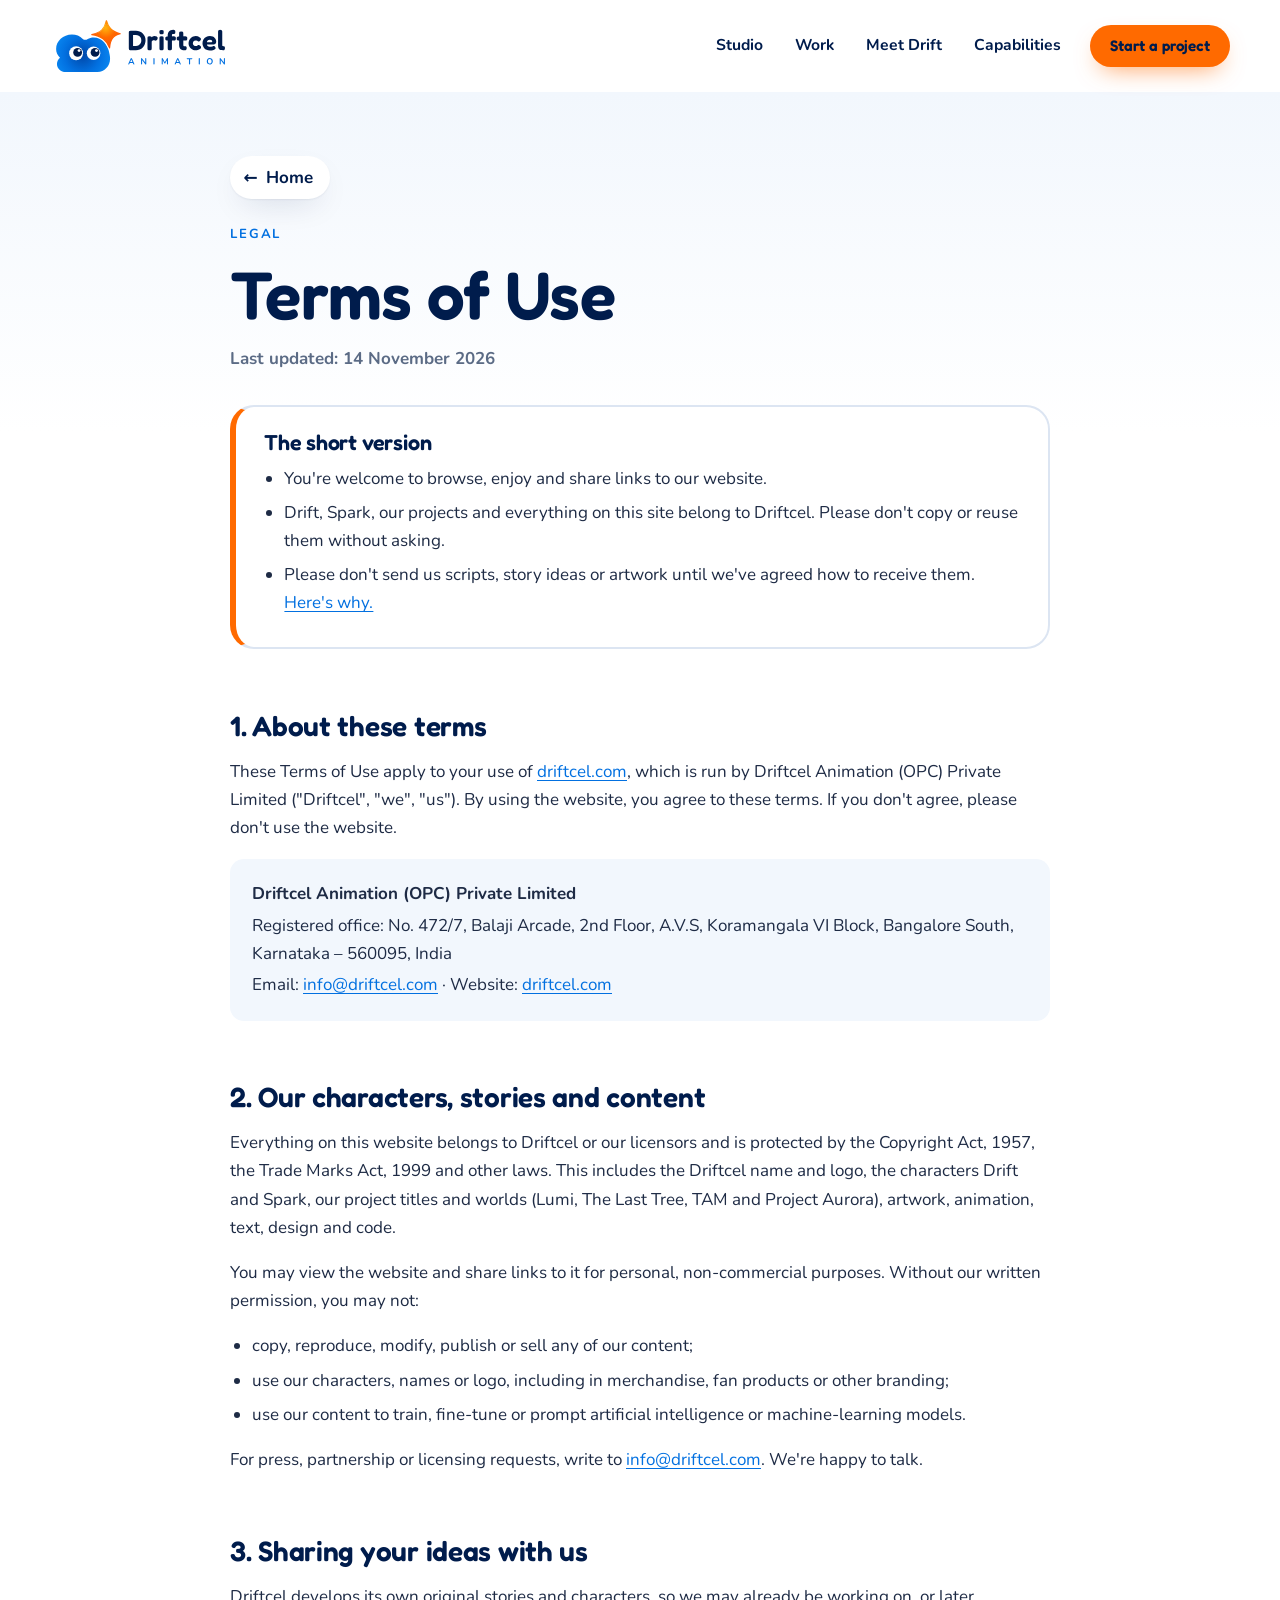
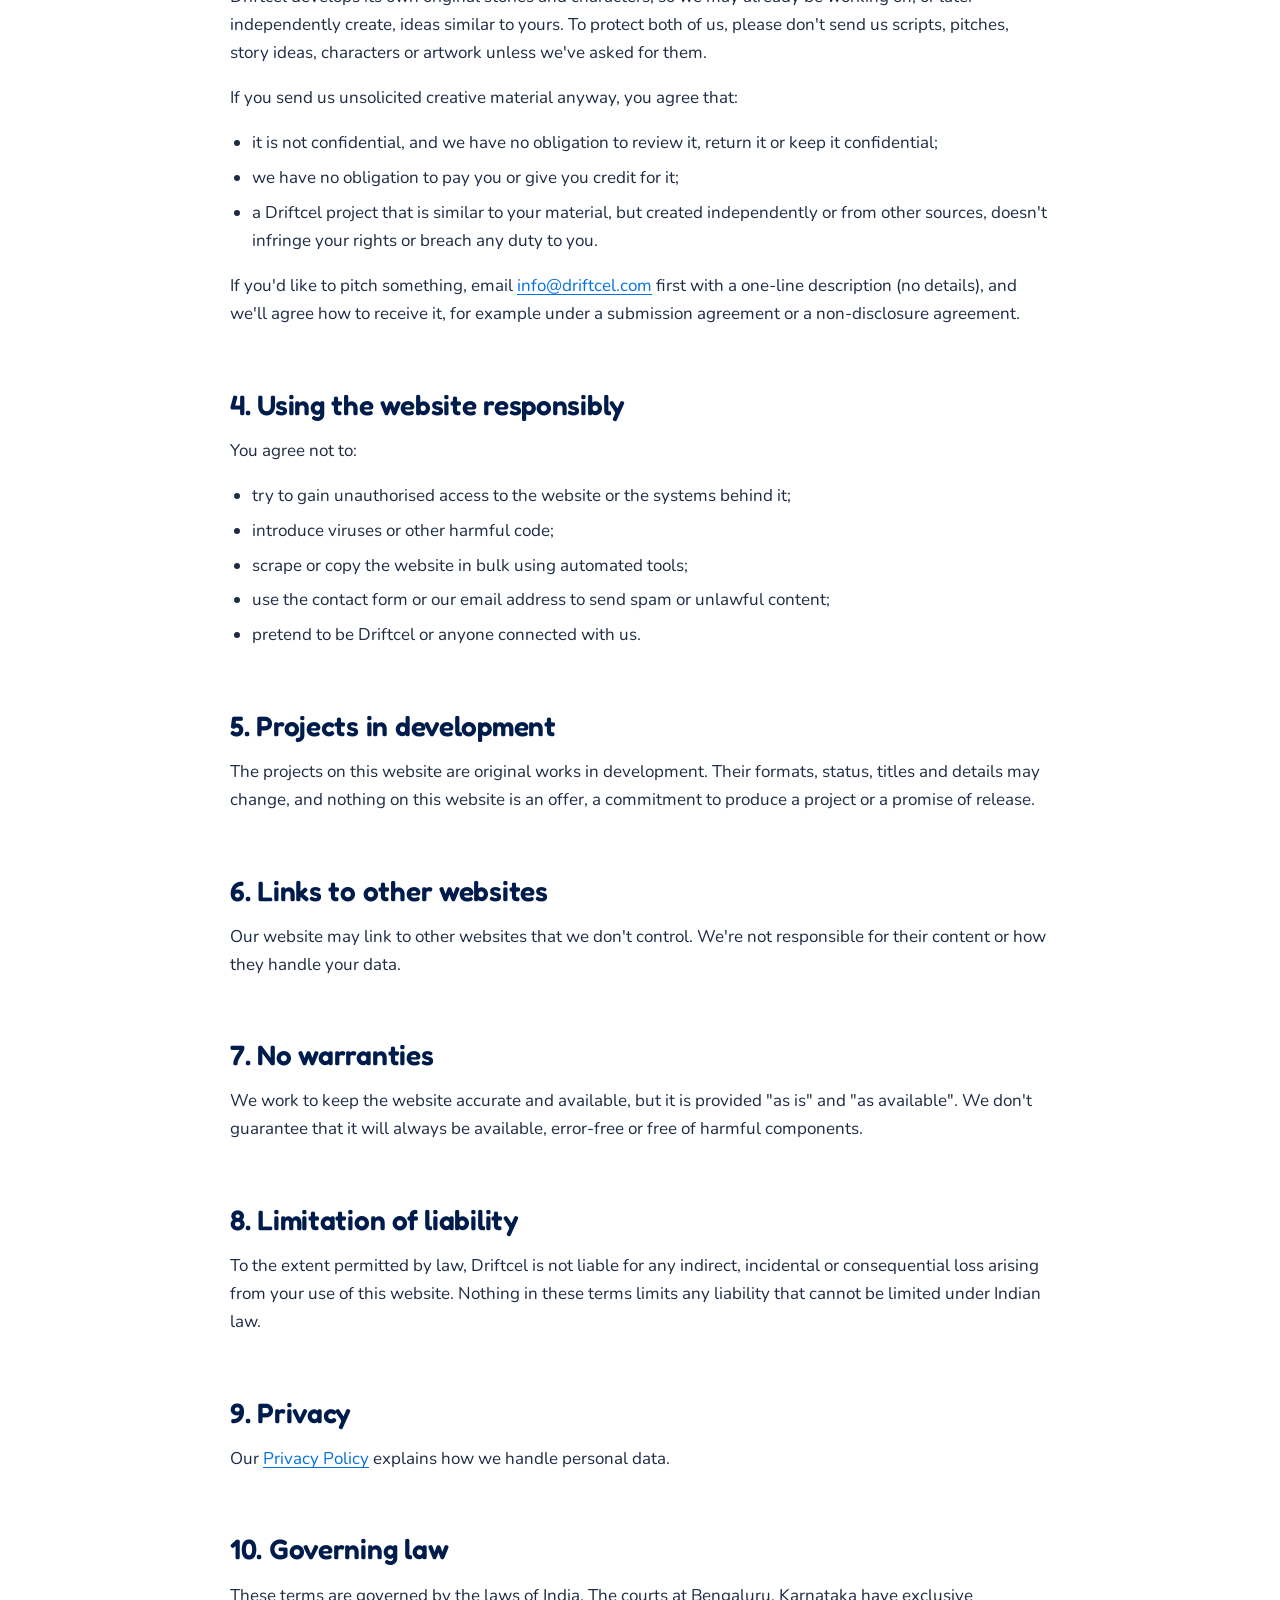
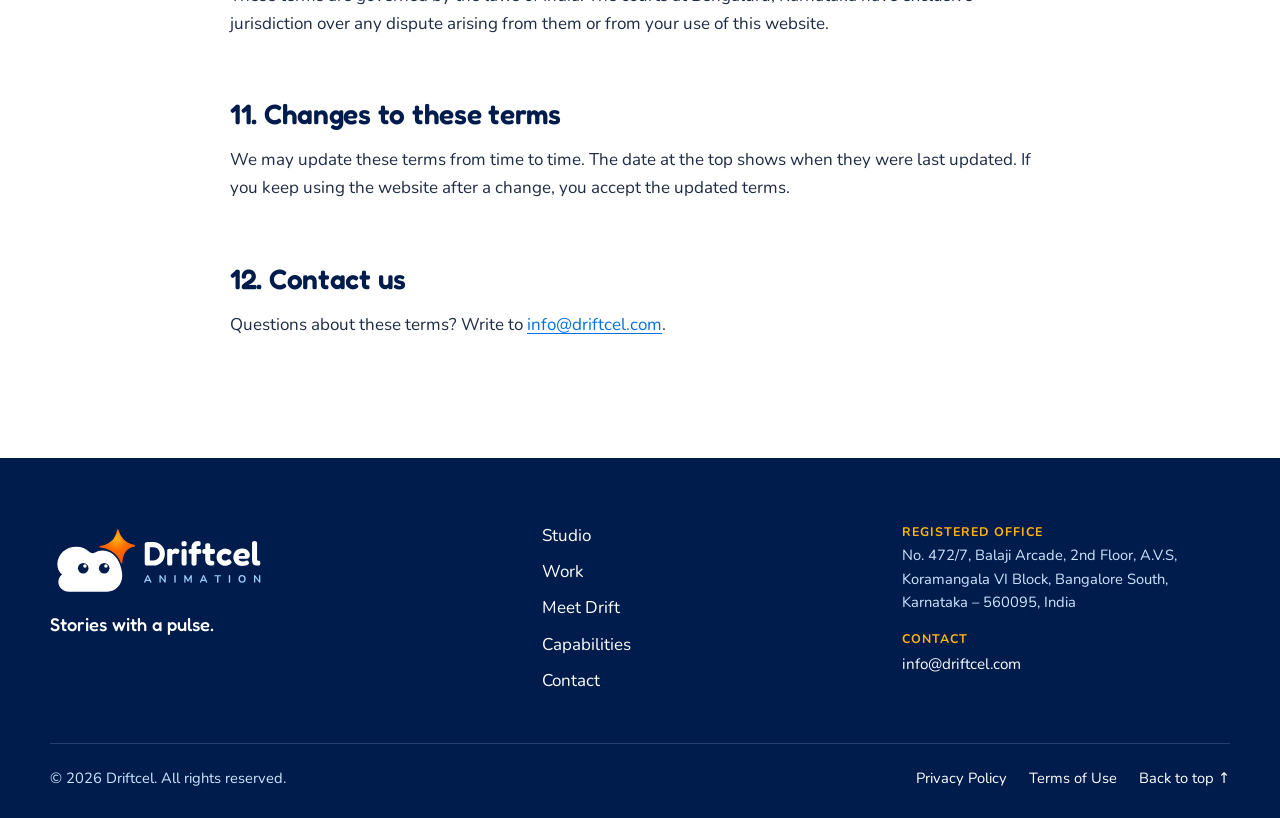
<file: terms.html>
<!doctype html>
<html lang="en-IN">
<head>
<meta charset="utf-8">
<meta name="viewport" content="width=device-width, initial-scale=1">
<title>Terms of Use · Driftcel Animation</title>
<meta name="description" content="The terms for using driftcel.com, including how we protect our characters and how to share ideas with us.">
<meta name="theme-color" content="#0270E0">
<link rel="canonical" href="https://driftcel.com/terms.html">
<link rel="icon" href="/favicon.ico" sizes="any">
<link rel="icon" href="/favicon.svg" type="image/svg+xml">
<link rel="apple-touch-icon" href="/apple-touch-icon-180x180.png">
<link rel="manifest" href="/site.webmanifest">
<link rel="preconnect" href="https://fonts.googleapis.com">
<link rel="preconnect" href="https://fonts.gstatic.com" crossorigin>
<link href="https://fonts.googleapis.com/css2?family=Fredoka:wght@500;600&family=Nunito:wght@400;600;700&display=swap" rel="stylesheet">
<link rel="stylesheet" href="/style.css?v=11">
<script>document.documentElement.classList.add('js')</script>
</head>
<body>
<a class="skip-link" href="#main">Skip to content</a>
<div class="progress" aria-hidden="true"></div>

<header class="nav" data-nav>
  <div class="nav-inner">
    <a class="nav-logo" href="/" aria-label="Driftcel Animation home"><img src="/assets/brand/driftcel-logo-horizontal.svg" alt="" width="126" height="44"></a>
    <button class="nav-toggle" type="button" aria-expanded="false" aria-controls="nav-links"><span class="nav-toggle-bars" aria-hidden="true"></span><span class="nav-toggle-label">Menu</span></button>
    <nav id="nav-links" class="nav-links" aria-label="Primary">
      <a href="/#studio">Studio</a>
      <a href="/#work">Work</a>
      <a href="/#drift">Meet Drift</a>
      <a href="/#capabilities">Capabilities</a>
      <a class="btn btn-spark btn-sm" href="/#contact">Start a project</a>
    </nav>
  </div>
</header>

<main id="main" class="legal">
  <div class="wrap legal-wrap">
    <a class="back" href="/"><span aria-hidden="true">←</span> Home</a>
    <p class="kicker">Legal</p>
    <h1>Terms of Use</h1>
    <p class="legal-updated">Last updated: 14 November 2026</p>

    <div class="legal-summary">
      <h2>The short version</h2>
      <ul>
        <li>You're welcome to browse, enjoy and share links to our website.</li>
        <li>Drift, Spark, our projects and everything on this site belong to Driftcel. Please don't copy or reuse them without asking.</li>
        <li>Please don't send us scripts, story ideas or artwork until we've agreed how to receive them. <a href="#ideas">Here's why.</a></li>
      </ul>
    </div>

    <div class="prose">
      <h2 id="about">1. About these terms</h2>
      <p>These Terms of Use apply to your use of <a href="https://driftcel.com/">driftcel.com</a>, which is run by Driftcel Animation (OPC) Private Limited ("Driftcel", "we", "us"). By using the website, you agree to these terms. If you don't agree, please don't use the website.</p>
    <div class="legal-company">
      <p><b>Driftcel Animation (OPC) Private Limited</b></p>
      <p>Registered office: No. 472/7, Balaji Arcade, 2nd Floor, A.V.S, Koramangala VI Block, Bangalore South, Karnataka – 560095, India</p>
      <p>Email: <a href="mailto:info@driftcel.com">info@driftcel.com</a> · Website: <a href="https://driftcel.com/">driftcel.com</a></p>
    </div>

      <h2 id="our-content">2. Our characters, stories and content</h2>
      <p>Everything on this website belongs to Driftcel or our licensors and is protected by the Copyright Act, 1957, the Trade Marks Act, 1999 and other laws. This includes the Driftcel name and logo, the characters Drift and Spark, our project titles and worlds (Lumi, The Last Tree, TAM and Project Aurora), artwork, animation, text, design and code.</p>
      <p>You may view the website and share links to it for personal, non-commercial purposes. Without our written permission, you may not:</p>
      <ul>
        <li>copy, reproduce, modify, publish or sell any of our content;</li>
        <li>use our characters, names or logo, including in merchandise, fan products or other branding;</li>
        <li>use our content to train, fine-tune or prompt artificial intelligence or machine-learning models.</li>
      </ul>
      <p>For press, partnership or licensing requests, write to <a href="mailto:info@driftcel.com">info@driftcel.com</a>. We're happy to talk.</p>

      <h2 id="ideas">3. Sharing your ideas with us</h2>
      <p>Driftcel develops its own original stories and characters, so we may already be working on, or later independently create, ideas similar to yours. To protect both of us, please don't send us scripts, pitches, story ideas, characters or artwork unless we've asked for them.</p>
      <p>If you send us unsolicited creative material anyway, you agree that:</p>
      <ul>
        <li>it is not confidential, and we have no obligation to review it, return it or keep it confidential;</li>
        <li>we have no obligation to pay you or give you credit for it;</li>
        <li>a Driftcel project that is similar to your material, but created independently or from other sources, doesn't infringe your rights or breach any duty to you.</li>
      </ul>
      <p>If you'd like to pitch something, email <a href="mailto:info@driftcel.com">info@driftcel.com</a> first with a one-line description (no details), and we'll agree how to receive it, for example under a submission agreement or a non-disclosure agreement.</p>

      <h2 id="acceptable-use">4. Using the website responsibly</h2>
      <p>You agree not to:</p>
      <ul>
        <li>try to gain unauthorised access to the website or the systems behind it;</li>
        <li>introduce viruses or other harmful code;</li>
        <li>scrape or copy the website in bulk using automated tools;</li>
        <li>use the contact form or our email address to send spam or unlawful content;</li>
        <li>pretend to be Driftcel or anyone connected with us.</li>
      </ul>

      <h2 id="projects">5. Projects in development</h2>
      <p>The projects on this website are original works in development. Their formats, status, titles and details may change, and nothing on this website is an offer, a commitment to produce a project or a promise of release.</p>

      <h2 id="links">6. Links to other websites</h2>
      <p>Our website may link to other websites that we don't control. We're not responsible for their content or how they handle your data.</p>

      <h2 id="disclaimer">7. No warranties</h2>
      <p>We work to keep the website accurate and available, but it is provided "as is" and "as available". We don't guarantee that it will always be available, error-free or free of harmful components.</p>

      <h2 id="liability">8. Limitation of liability</h2>
      <p>To the extent permitted by law, Driftcel is not liable for any indirect, incidental or consequential loss arising from your use of this website. Nothing in these terms limits any liability that cannot be limited under Indian law.</p>

      <h2 id="privacy">9. Privacy</h2>
      <p>Our <a href="/privacy.html">Privacy Policy</a> explains how we handle personal data.</p>

      <h2 id="law">10. Governing law</h2>
      <p>These terms are governed by the laws of India. The courts at Bengaluru, Karnataka have exclusive jurisdiction over any dispute arising from them or from your use of this website.</p>

      <h2 id="changes">11. Changes to these terms</h2>
      <p>We may update these terms from time to time. The date at the top shows when they were last updated. If you keep using the website after a change, you accept the updated terms.</p>

      <h2 id="contact">12. Contact us</h2>
      <p>Questions about these terms? Write to <a href="mailto:info@driftcel.com">info@driftcel.com</a>.</p>
    </div>
  </div>
</main>

<footer class="footer">
  <div class="wrap footer-grid">
    <div>
      <img class="footer-logo" src="/assets/brand/driftcel-logo-horizontal-on-dark.svg" alt="Driftcel Animation" width="160" height="56" loading="lazy">
      <p class="footer-tag">Stories with a pulse.</p>
    </div>
    <nav class="footer-links" aria-label="Footer">
      <a href="/#studio">Studio</a><a href="/#work">Work</a><a href="/#drift">Meet Drift</a><a href="/#capabilities">Capabilities</a><a href="/#contact">Contact</a>
    </nav>
    <div class="footer-contact"><address><span class="footer-label">Registered office</span>No. 472/7, Balaji Arcade, 2nd Floor, A.V.S,<br>Koramangala VI Block, Bangalore South,<br>Karnataka – 560095, India</address><p class="footer-mail"><span class="footer-label">Contact</span><a href="mailto:info@driftcel.com">info@driftcel.com</a></p></div>
  </div>
  <div class="wrap footer-base"><p>© <span data-year>2026</span> Driftcel. All rights reserved.</p><nav class="footer-legal-links" aria-label="Legal"><a href="/privacy.html">Privacy Policy</a><a href="/terms.html">Terms of Use</a><a href="#main">Back to top ↑</a></nav></div>
</footer>

<script src="/site.js?v=4" defer></script>
</body>
</html>
</file>
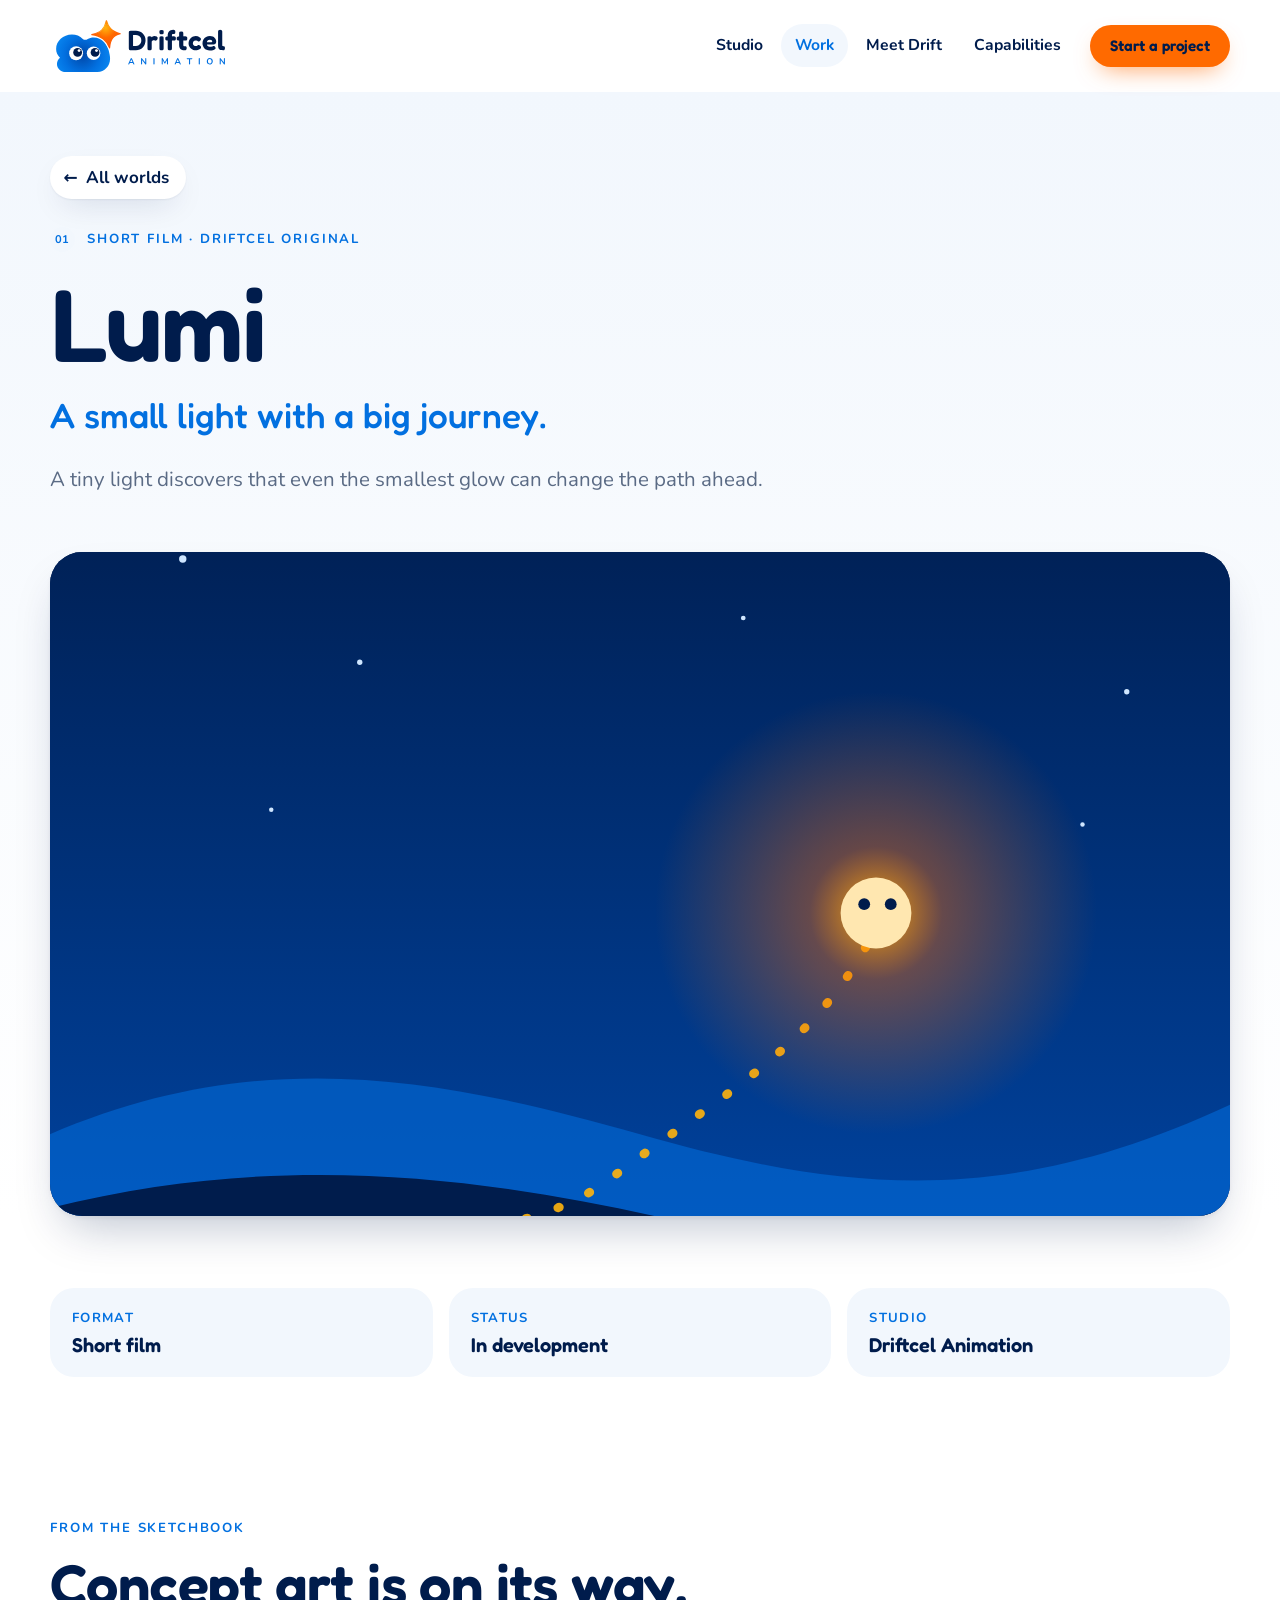
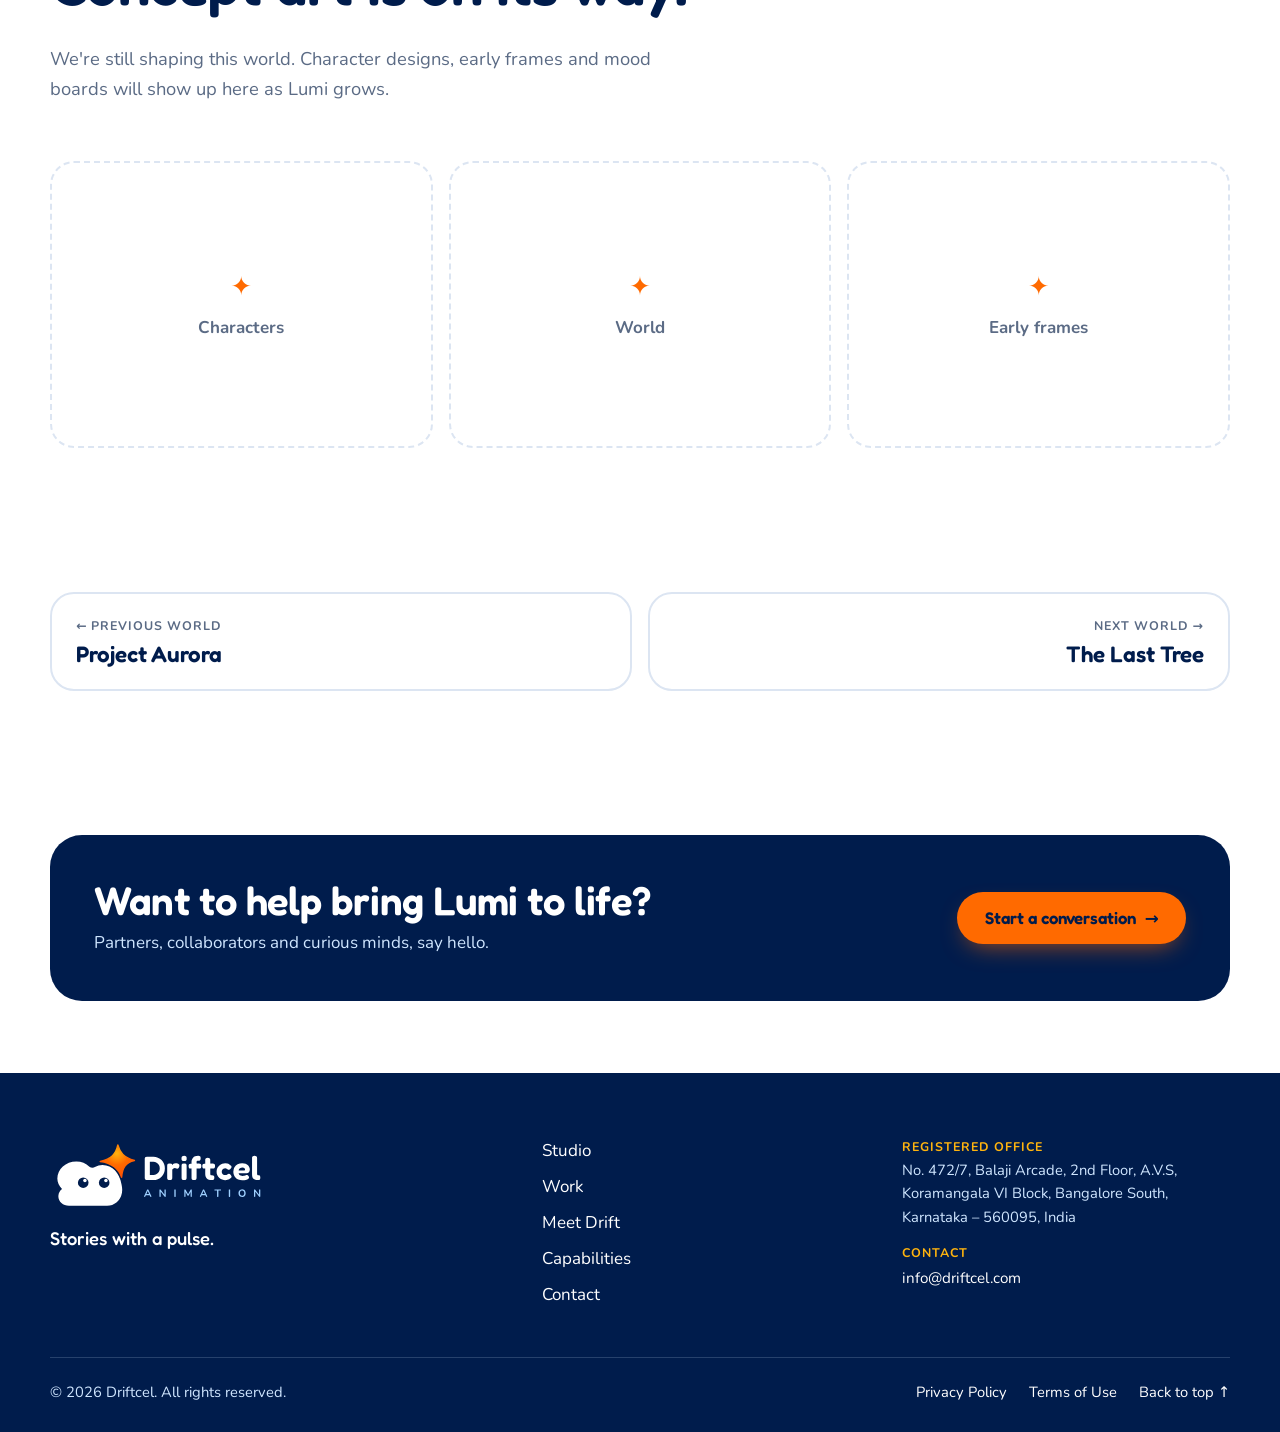
<file: projects/lumi.html>
<!doctype html>
<html lang="en-IN">
<head>
<meta charset="utf-8">
<meta name="viewport" content="width=device-width, initial-scale=1">
<title>Lumi · Driftcel Animation</title>
<meta name="description" content="Lumi: A small light with a big journey. A tiny light discovers that even the smallest glow can change the path ahead. An original short film from Driftcel Animation.">
<meta name="theme-color" content="#0270E0">
<link rel="canonical" href="https://driftcel.com/projects/lumi.html">
<link rel="icon" href="/favicon.ico" sizes="any">
<link rel="icon" href="/favicon.svg" type="image/svg+xml">
<link rel="apple-touch-icon" href="/apple-touch-icon-180x180.png">
<link rel="manifest" href="/site.webmanifest">
<meta property="og:type" content="website">
<meta property="og:site_name" content="Driftcel Animation">
<meta property="og:title" content="Lumi · Driftcel Animation">
<meta property="og:description" content="A small light with a big journey. A tiny light discovers that even the smallest glow can change the path ahead.">
<meta property="og:url" content="https://driftcel.com/projects/lumi.html">
<meta property="og:image" content="https://driftcel.com/og-image-1200x630.png">
<meta name="twitter:card" content="summary_large_image">
<link rel="preconnect" href="https://fonts.googleapis.com">
<link rel="preconnect" href="https://fonts.gstatic.com" crossorigin>
<link href="https://fonts.googleapis.com/css2?family=Fredoka:wght@500;600&family=Nunito:wght@400;600;700&display=swap" rel="stylesheet">
<link rel="stylesheet" href="/style.css?v=11">
<script>document.documentElement.classList.add('js')</script>
</head>
<body>
<a class="skip-link" href="#main">Skip to content</a>
<div class="progress" aria-hidden="true"></div>

<header class="nav" data-nav>
  <div class="nav-inner">
    <a class="nav-logo" href="/" aria-label="Driftcel Animation home"><img src="/assets/brand/driftcel-logo-horizontal.svg" alt="" width="126" height="44"></a>
    <button class="nav-toggle" type="button" aria-expanded="false" aria-controls="nav-links"><span class="nav-toggle-bars" aria-hidden="true"></span><span class="nav-toggle-label">Menu</span></button>
    <nav id="nav-links" class="nav-links" aria-label="Primary">
      <a href="/#studio">Studio</a>
      <a href="/#work" aria-current="true">Work</a>
      <a href="/#drift">Meet Drift</a>
      <a href="/#capabilities">Capabilities</a>
      <a class="btn btn-spark btn-sm" href="/#contact">Start a project</a>
    </nav>
  </div>
</header>

<main id="main">
  <section class="project-hero">
    <div class="wrap">
      <a class="back" href="/#work"><span aria-hidden="true">←</span> All worlds</a>
      <p class="kicker"><b>01</b> Short film · Driftcel original</p>
      <h1>Lumi</h1>
      <p class="project-tagline">A small light with a big journey.</p>
      <p class="lead">A tiny light discovers that even the smallest glow can change the path ahead.</p>
      <!-- Replace with real concept art: put the image in /assets/art/ and change src (keep a 16:9 crop). -->
      <figure class="project-art"><img src="/assets/art/lumi.svg" alt="Placeholder artwork: a small glowing light above a winding path at night" width="800" height="600"></figure>
    </div>
  </section>

  <section class="section-tight">
    <div class="wrap">
      <dl class="facts reveal">
        <div><dt>Format</dt><dd>Short film</dd></div>
        <div><dt>Status</dt><dd>In development</dd></div>
        <div><dt>Studio</dt><dd>Driftcel Animation</dd></div>
      </dl>
    </div>
  </section>

  <section class="section-tight">
    <div class="wrap">
      <div class="section-head reveal">
        <p class="kicker">From the sketchbook</p>
        <h2>Concept art is on its way.</h2>
        <p class="section-sub">We're still shaping this world. Character designs, early frames and mood boards will show up here as Lumi grows.</p>
      </div>
      <!-- Swap each .gallery-slot for <img src="/assets/art/lumi-1.jpg" alt="..." loading="lazy"> when art is ready. -->
      <div class="gallery reveal" aria-label="Concept art (coming soon)">
        <div class="gallery-slot"><span aria-hidden="true">✦</span>Characters</div>
        <div class="gallery-slot"><span aria-hidden="true">✦</span>World</div>
        <div class="gallery-slot"><span aria-hidden="true">✦</span>Early frames</div>
      </div>
    </div>
  </section>

  <section class="section-tight">
    <div class="wrap">
      <nav class="project-nav reveal" aria-label="More worlds">
        <a href="/projects/project-aurora.html"><small>← Previous world</small><b>Project Aurora</b></a>
        <a href="/projects/the-last-tree.html"><small>Next world →</small><b>The Last Tree</b></a>
      </nav>
    </div>
  </section>

  <section class="section-tight">
    <div class="wrap">
      <div class="cta-band reveal">
        <div><h2>Want to help bring Lumi to life?</h2><p>Partners, collaborators and curious minds, say hello.</p></div>
        <a class="btn btn-spark" href="/#contact">Start a conversation <span aria-hidden="true">→</span></a>
      </div>
    </div>
  </section>
</main>

<footer class="footer">
  <div class="wrap footer-grid">
    <div>
      <img class="footer-logo" src="/assets/brand/driftcel-logo-horizontal-on-dark.svg" alt="Driftcel Animation" width="160" height="56" loading="lazy">
      <p class="footer-tag">Stories with a pulse.</p>
    </div>
    <nav class="footer-links" aria-label="Footer">
      <a href="/#studio">Studio</a><a href="/#work">Work</a><a href="/#drift">Meet Drift</a><a href="/#capabilities">Capabilities</a><a href="/#contact">Contact</a>
    </nav>
    <div class="footer-contact"><address><span class="footer-label">Registered office</span>No. 472/7, Balaji Arcade, 2nd Floor, A.V.S,<br>Koramangala VI Block, Bangalore South,<br>Karnataka – 560095, India</address><p class="footer-mail"><span class="footer-label">Contact</span><a href="mailto:info@driftcel.com">info@driftcel.com</a></p></div>
  </div>
  <div class="wrap footer-base"><p>© <span data-year>2026</span> Driftcel. All rights reserved.</p><nav class="footer-legal-links" aria-label="Legal"><a href="/privacy.html">Privacy Policy</a><a href="/terms.html">Terms of Use</a><a href="#main">Back to top ↑</a></nav></div>
</footer>

<script src="/site.js?v=4" defer></script>
</body>
</html>
</file>
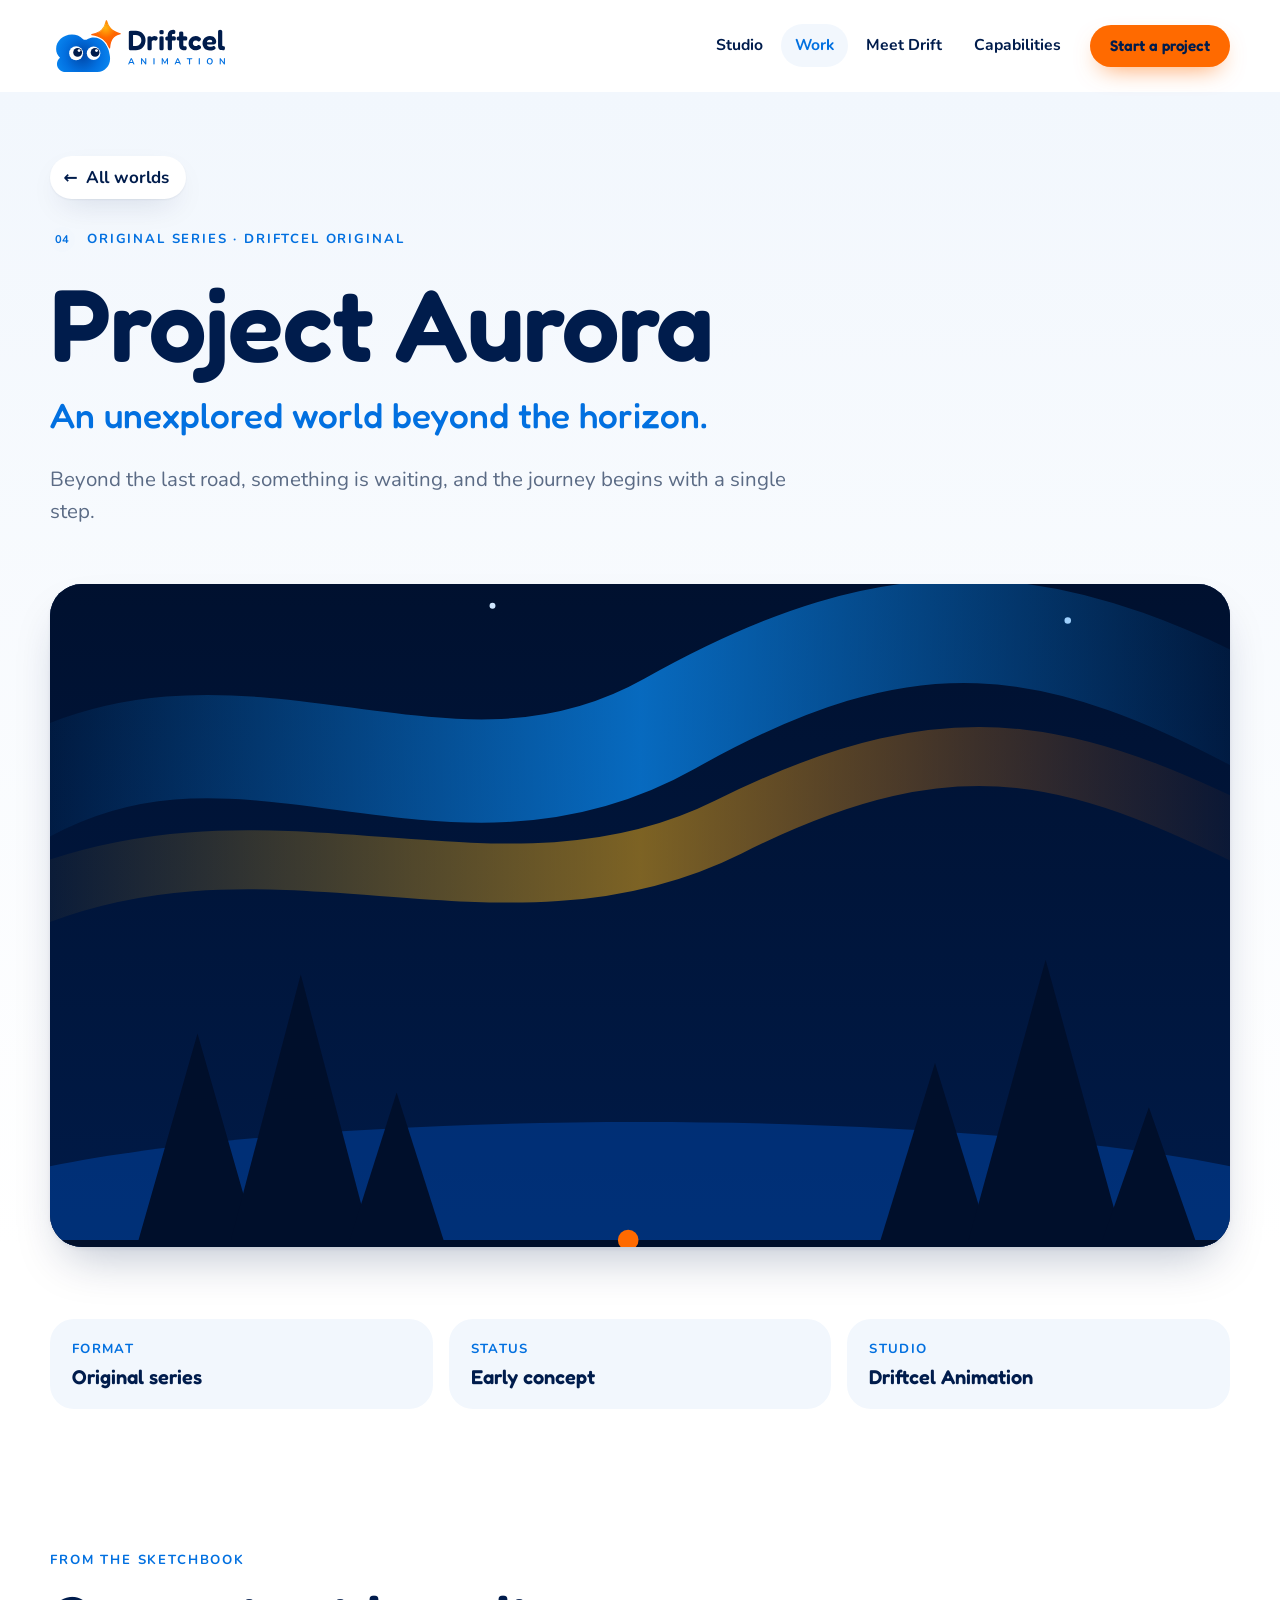
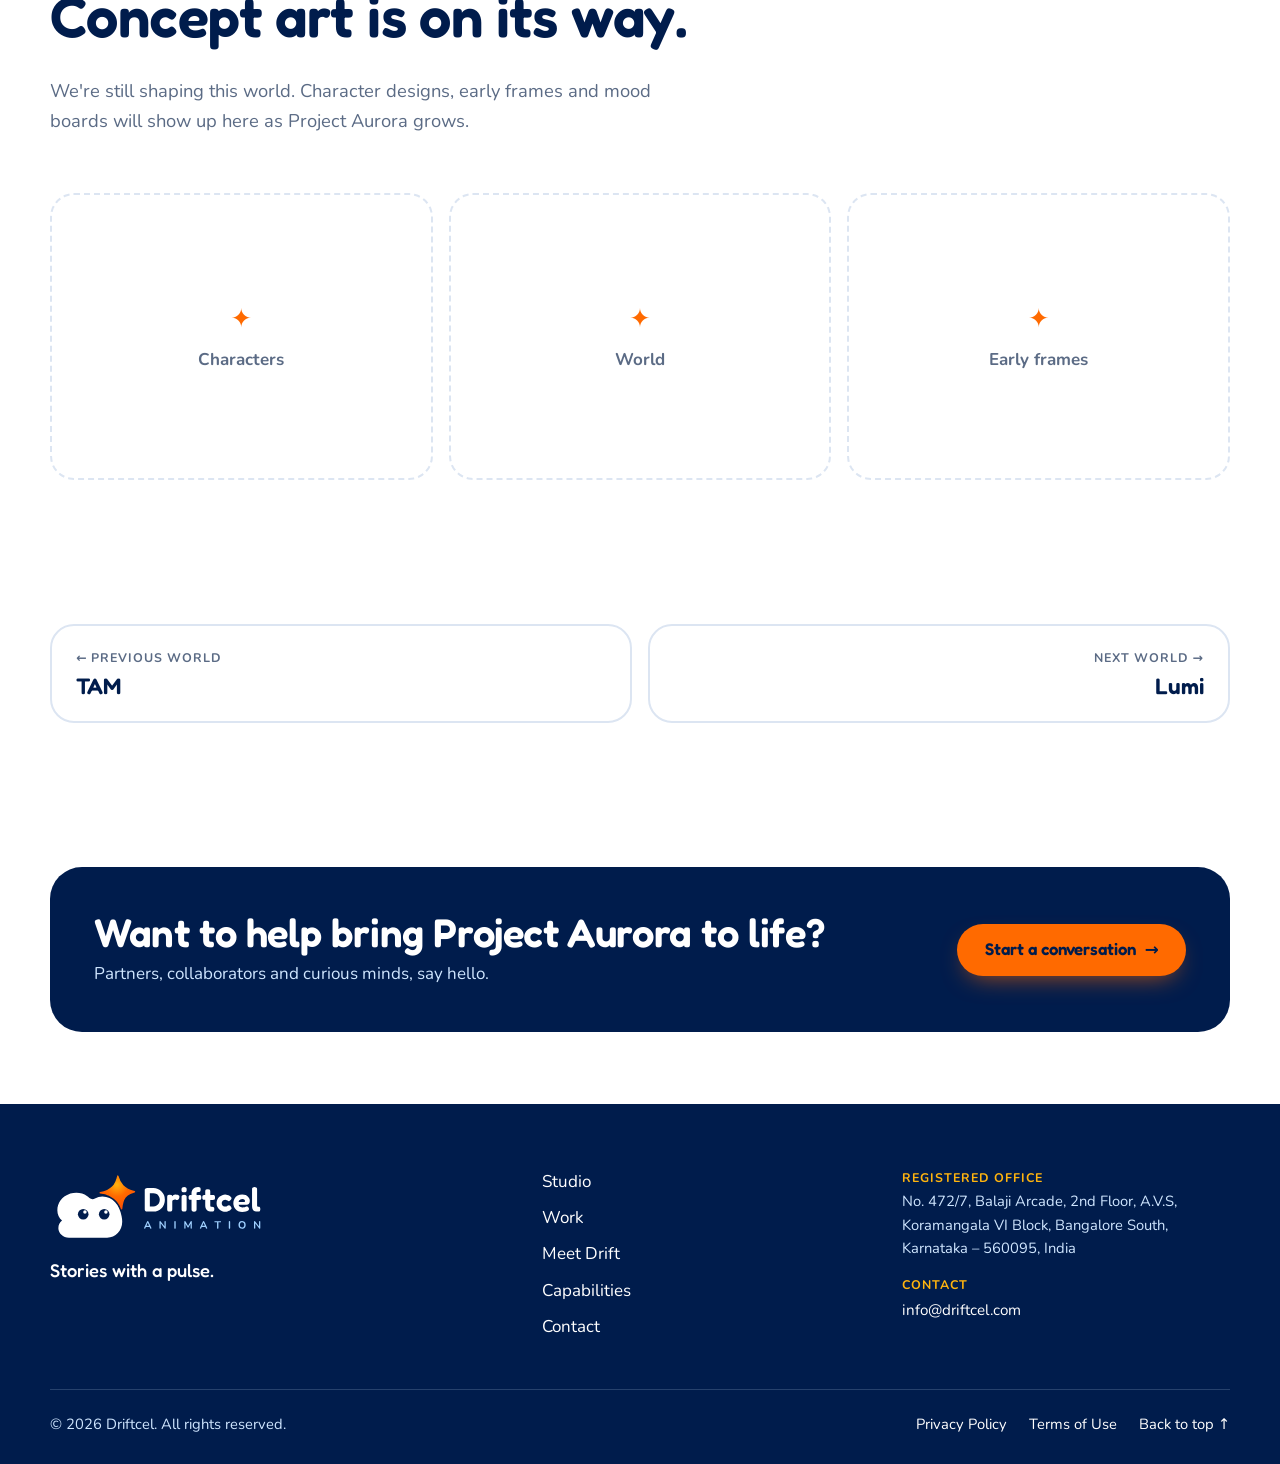
<file: projects/project-aurora.html>
<!doctype html>
<html lang="en-IN">
<head>
<meta charset="utf-8">
<meta name="viewport" content="width=device-width, initial-scale=1">
<title>Project Aurora · Driftcel Animation</title>
<meta name="description" content="Project Aurora: An unexplored world beyond the horizon. Beyond the last road, something is waiting, and the journey begins with a single step. An original original series from Driftcel Animation.">
<meta name="theme-color" content="#0270E0">
<link rel="canonical" href="https://driftcel.com/projects/project-aurora.html">
<link rel="icon" href="/favicon.ico" sizes="any">
<link rel="icon" href="/favicon.svg" type="image/svg+xml">
<link rel="apple-touch-icon" href="/apple-touch-icon-180x180.png">
<link rel="manifest" href="/site.webmanifest">
<meta property="og:type" content="website">
<meta property="og:site_name" content="Driftcel Animation">
<meta property="og:title" content="Project Aurora · Driftcel Animation">
<meta property="og:description" content="An unexplored world beyond the horizon. Beyond the last road, something is waiting, and the journey begins with a single step.">
<meta property="og:url" content="https://driftcel.com/projects/project-aurora.html">
<meta property="og:image" content="https://driftcel.com/og-image-1200x630.png">
<meta name="twitter:card" content="summary_large_image">
<link rel="preconnect" href="https://fonts.googleapis.com">
<link rel="preconnect" href="https://fonts.gstatic.com" crossorigin>
<link href="https://fonts.googleapis.com/css2?family=Fredoka:wght@500;600&family=Nunito:wght@400;600;700&display=swap" rel="stylesheet">
<link rel="stylesheet" href="/style.css?v=11">
<script>document.documentElement.classList.add('js')</script>
</head>
<body>
<a class="skip-link" href="#main">Skip to content</a>
<div class="progress" aria-hidden="true"></div>

<header class="nav" data-nav>
  <div class="nav-inner">
    <a class="nav-logo" href="/" aria-label="Driftcel Animation home"><img src="/assets/brand/driftcel-logo-horizontal.svg" alt="" width="126" height="44"></a>
    <button class="nav-toggle" type="button" aria-expanded="false" aria-controls="nav-links"><span class="nav-toggle-bars" aria-hidden="true"></span><span class="nav-toggle-label">Menu</span></button>
    <nav id="nav-links" class="nav-links" aria-label="Primary">
      <a href="/#studio">Studio</a>
      <a href="/#work" aria-current="true">Work</a>
      <a href="/#drift">Meet Drift</a>
      <a href="/#capabilities">Capabilities</a>
      <a class="btn btn-spark btn-sm" href="/#contact">Start a project</a>
    </nav>
  </div>
</header>

<main id="main">
  <section class="project-hero">
    <div class="wrap">
      <a class="back" href="/#work"><span aria-hidden="true">←</span> All worlds</a>
      <p class="kicker"><b>04</b> Original series · Driftcel original</p>
      <h1>Project Aurora</h1>
      <p class="project-tagline">An unexplored world beyond the horizon.</p>
      <p class="lead">Beyond the last road, something is waiting, and the journey begins with a single step.</p>
      <!-- Replace with real concept art: put the image in /assets/art/ and change src (keep a 16:9 crop). -->
      <figure class="project-art"><img src="/assets/art/project-aurora.svg" alt="Placeholder artwork: aurora ribbons over a pine forest at night" width="800" height="600"></figure>
    </div>
  </section>

  <section class="section-tight">
    <div class="wrap">
      <dl class="facts reveal">
        <div><dt>Format</dt><dd>Original series</dd></div>
        <div><dt>Status</dt><dd>Early concept</dd></div>
        <div><dt>Studio</dt><dd>Driftcel Animation</dd></div>
      </dl>
    </div>
  </section>

  <section class="section-tight">
    <div class="wrap">
      <div class="section-head reveal">
        <p class="kicker">From the sketchbook</p>
        <h2>Concept art is on its way.</h2>
        <p class="section-sub">We're still shaping this world. Character designs, early frames and mood boards will show up here as Project Aurora grows.</p>
      </div>
      <!-- Swap each .gallery-slot for <img src="/assets/art/project-aurora-1.jpg" alt="..." loading="lazy"> when art is ready. -->
      <div class="gallery reveal" aria-label="Concept art (coming soon)">
        <div class="gallery-slot"><span aria-hidden="true">✦</span>Characters</div>
        <div class="gallery-slot"><span aria-hidden="true">✦</span>World</div>
        <div class="gallery-slot"><span aria-hidden="true">✦</span>Early frames</div>
      </div>
    </div>
  </section>

  <section class="section-tight">
    <div class="wrap">
      <nav class="project-nav reveal" aria-label="More worlds">
        <a href="/projects/tam.html"><small>← Previous world</small><b>TAM</b></a>
        <a href="/projects/lumi.html"><small>Next world →</small><b>Lumi</b></a>
      </nav>
    </div>
  </section>

  <section class="section-tight">
    <div class="wrap">
      <div class="cta-band reveal">
        <div><h2>Want to help bring Project Aurora to life?</h2><p>Partners, collaborators and curious minds, say hello.</p></div>
        <a class="btn btn-spark" href="/#contact">Start a conversation <span aria-hidden="true">→</span></a>
      </div>
    </div>
  </section>
</main>

<footer class="footer">
  <div class="wrap footer-grid">
    <div>
      <img class="footer-logo" src="/assets/brand/driftcel-logo-horizontal-on-dark.svg" alt="Driftcel Animation" width="160" height="56" loading="lazy">
      <p class="footer-tag">Stories with a pulse.</p>
    </div>
    <nav class="footer-links" aria-label="Footer">
      <a href="/#studio">Studio</a><a href="/#work">Work</a><a href="/#drift">Meet Drift</a><a href="/#capabilities">Capabilities</a><a href="/#contact">Contact</a>
    </nav>
    <div class="footer-contact"><address><span class="footer-label">Registered office</span>No. 472/7, Balaji Arcade, 2nd Floor, A.V.S,<br>Koramangala VI Block, Bangalore South,<br>Karnataka – 560095, India</address><p class="footer-mail"><span class="footer-label">Contact</span><a href="mailto:info@driftcel.com">info@driftcel.com</a></p></div>
  </div>
  <div class="wrap footer-base"><p>© <span data-year>2026</span> Driftcel. All rights reserved.</p><nav class="footer-legal-links" aria-label="Legal"><a href="/privacy.html">Privacy Policy</a><a href="/terms.html">Terms of Use</a><a href="#main">Back to top ↑</a></nav></div>
</footer>

<script src="/site.js?v=4" defer></script>
</body>
</html>
</file>
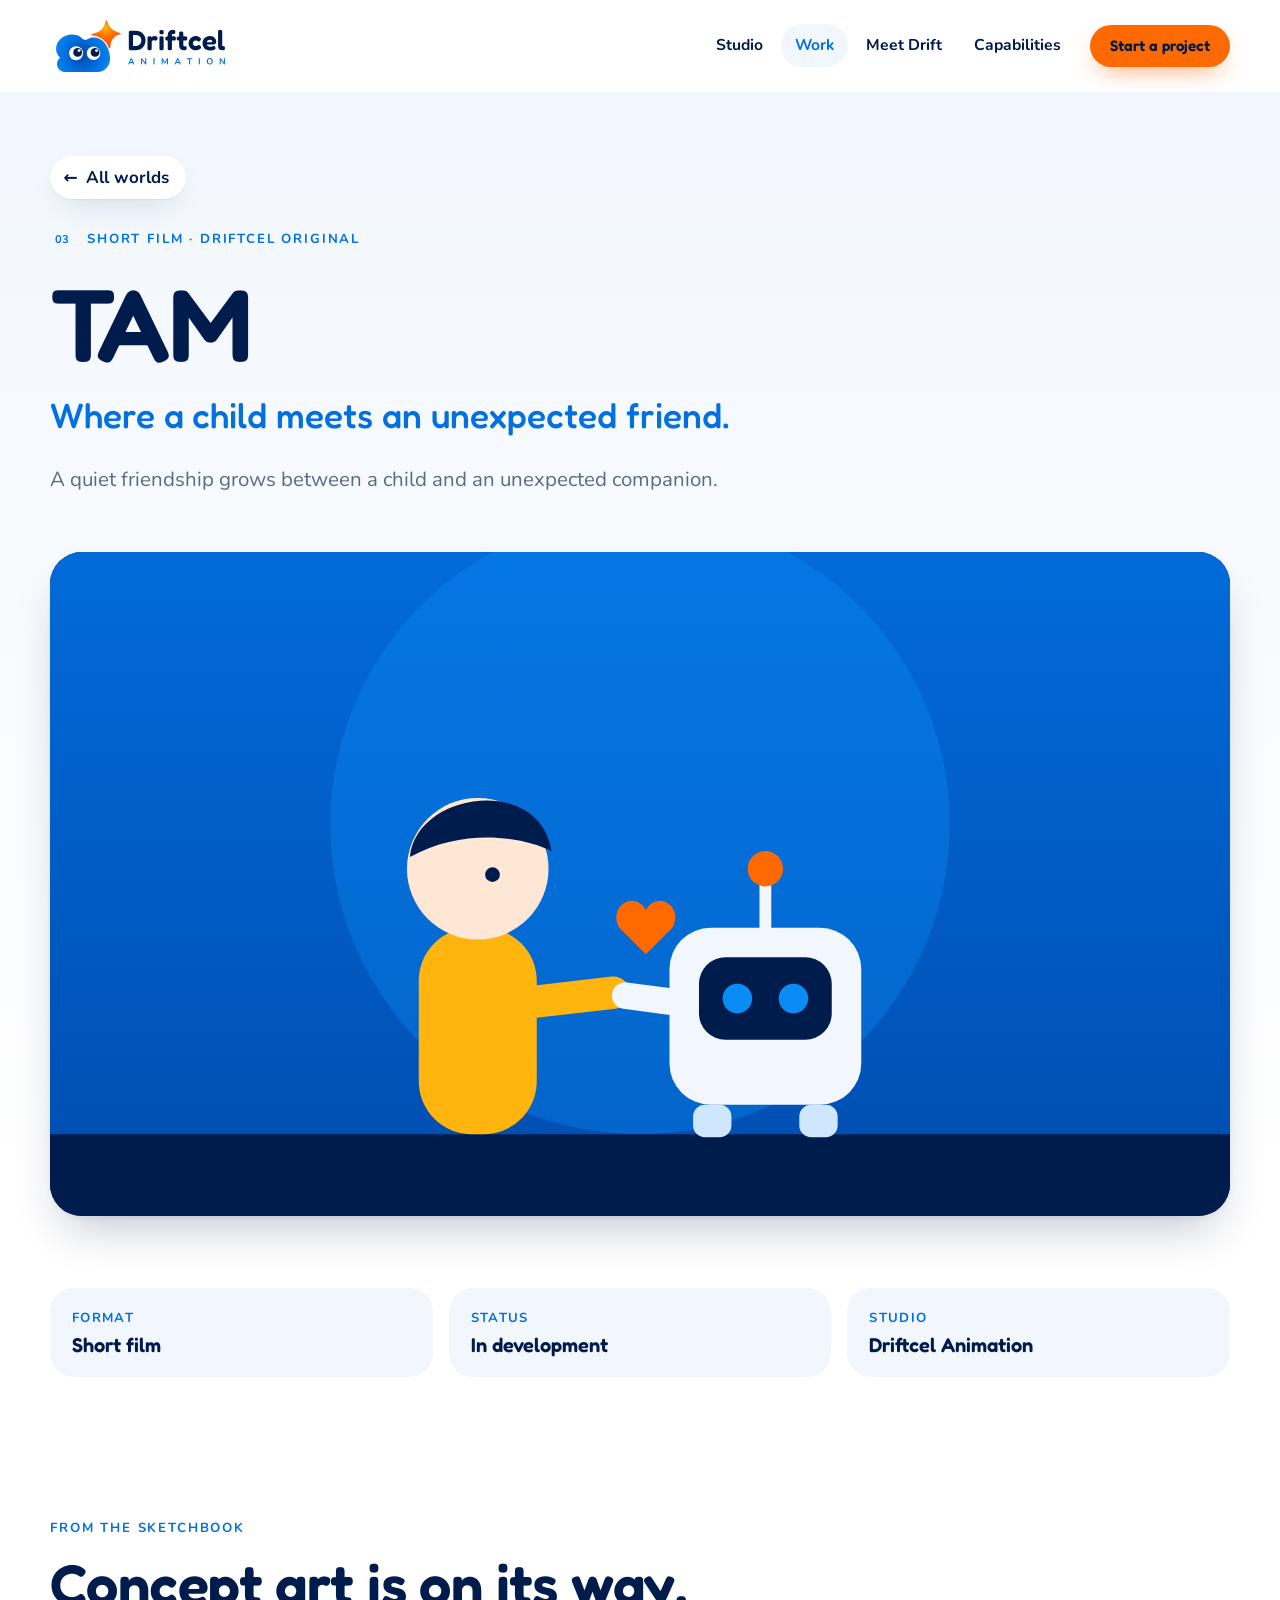
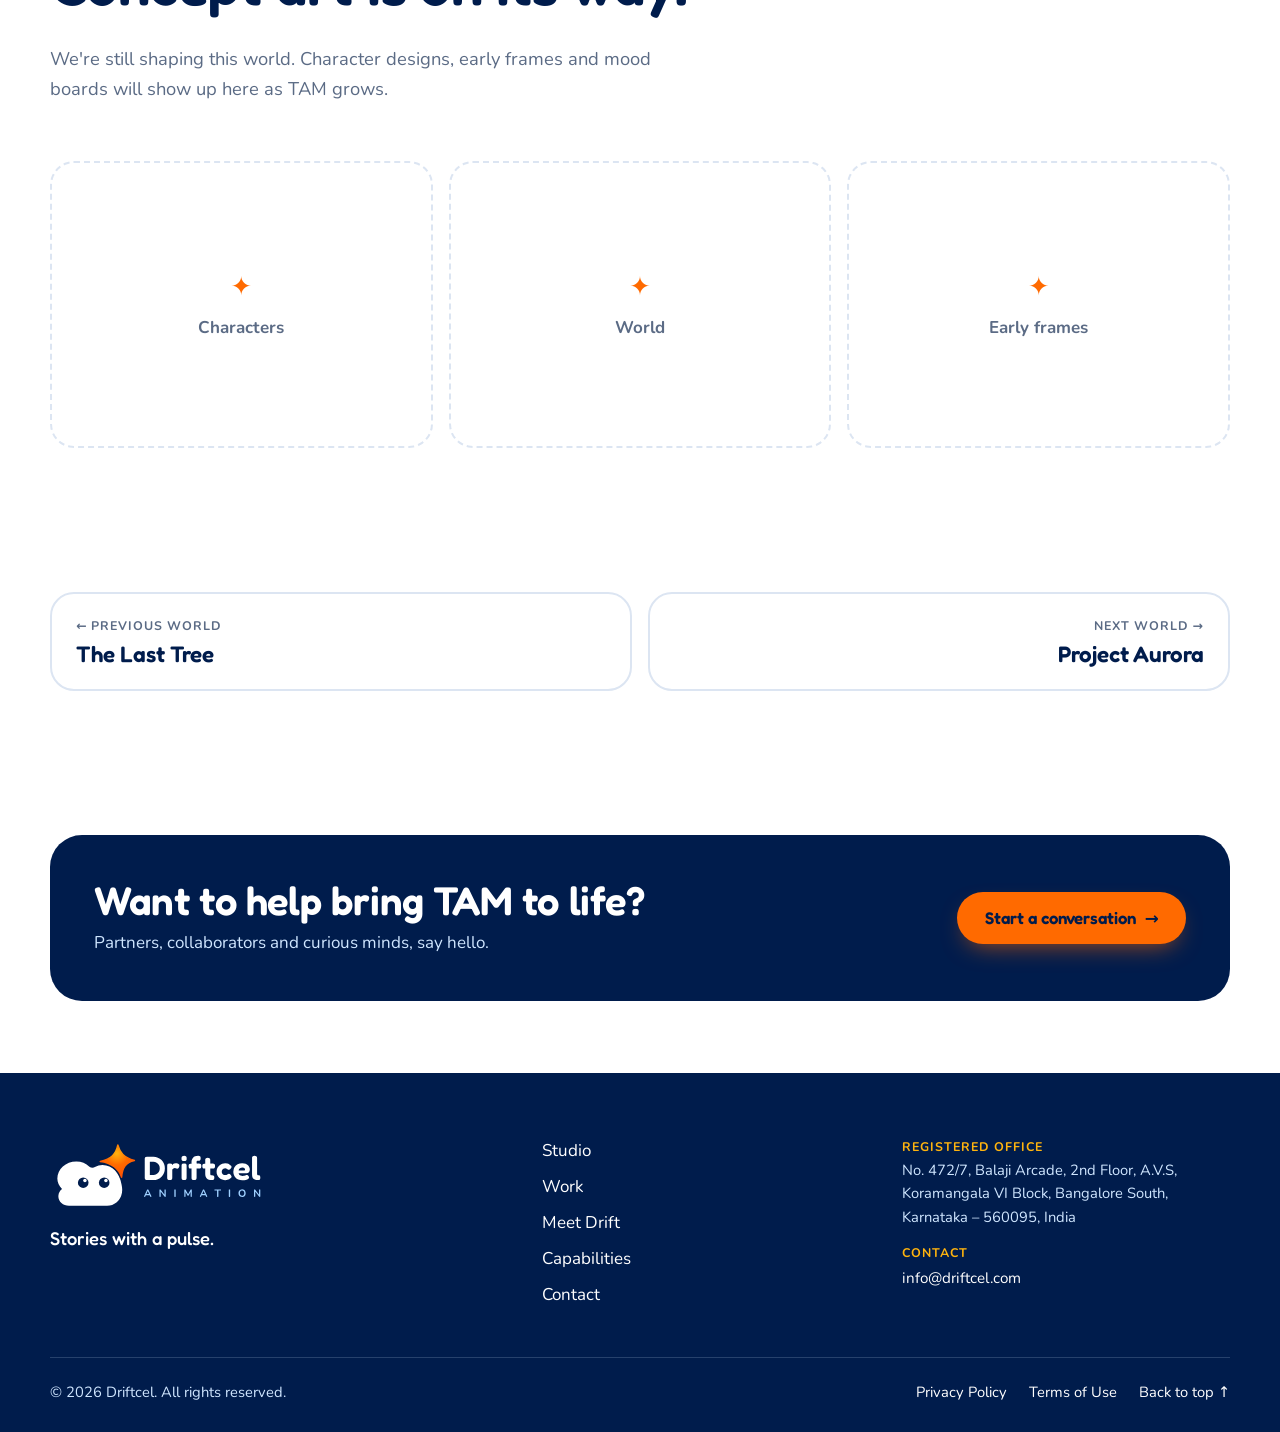
<file: projects/tam.html>
<!doctype html>
<html lang="en-IN">
<head>
<meta charset="utf-8">
<meta name="viewport" content="width=device-width, initial-scale=1">
<title>TAM · Driftcel Animation</title>
<meta name="description" content="TAM: Where a child meets an unexpected friend. A quiet friendship grows between a child and an unexpected companion. An original short film from Driftcel Animation.">
<meta name="theme-color" content="#0270E0">
<link rel="canonical" href="https://driftcel.com/projects/tam.html">
<link rel="icon" href="/favicon.ico" sizes="any">
<link rel="icon" href="/favicon.svg" type="image/svg+xml">
<link rel="apple-touch-icon" href="/apple-touch-icon-180x180.png">
<link rel="manifest" href="/site.webmanifest">
<meta property="og:type" content="website">
<meta property="og:site_name" content="Driftcel Animation">
<meta property="og:title" content="TAM · Driftcel Animation">
<meta property="og:description" content="Where a child meets an unexpected friend. A quiet friendship grows between a child and an unexpected companion.">
<meta property="og:url" content="https://driftcel.com/projects/tam.html">
<meta property="og:image" content="https://driftcel.com/og-image-1200x630.png">
<meta name="twitter:card" content="summary_large_image">
<link rel="preconnect" href="https://fonts.googleapis.com">
<link rel="preconnect" href="https://fonts.gstatic.com" crossorigin>
<link href="https://fonts.googleapis.com/css2?family=Fredoka:wght@500;600&family=Nunito:wght@400;600;700&display=swap" rel="stylesheet">
<link rel="stylesheet" href="/style.css?v=11">
<script>document.documentElement.classList.add('js')</script>
</head>
<body>
<a class="skip-link" href="#main">Skip to content</a>
<div class="progress" aria-hidden="true"></div>

<header class="nav" data-nav>
  <div class="nav-inner">
    <a class="nav-logo" href="/" aria-label="Driftcel Animation home"><img src="/assets/brand/driftcel-logo-horizontal.svg" alt="" width="126" height="44"></a>
    <button class="nav-toggle" type="button" aria-expanded="false" aria-controls="nav-links"><span class="nav-toggle-bars" aria-hidden="true"></span><span class="nav-toggle-label">Menu</span></button>
    <nav id="nav-links" class="nav-links" aria-label="Primary">
      <a href="/#studio">Studio</a>
      <a href="/#work" aria-current="true">Work</a>
      <a href="/#drift">Meet Drift</a>
      <a href="/#capabilities">Capabilities</a>
      <a class="btn btn-spark btn-sm" href="/#contact">Start a project</a>
    </nav>
  </div>
</header>

<main id="main">
  <section class="project-hero">
    <div class="wrap">
      <a class="back" href="/#work"><span aria-hidden="true">←</span> All worlds</a>
      <p class="kicker"><b>03</b> Short film · Driftcel original</p>
      <h1>TAM</h1>
      <p class="project-tagline">Where a child meets an unexpected friend.</p>
      <p class="lead">A quiet friendship grows between a child and an unexpected companion.</p>
      <!-- Replace with real concept art: put the image in /assets/art/ and change src (keep a 16:9 crop). -->
      <figure class="project-art"><img src="/assets/art/tam.svg" alt="Placeholder artwork: a child and a small robot side by side" width="800" height="600"></figure>
    </div>
  </section>

  <section class="section-tight">
    <div class="wrap">
      <dl class="facts reveal">
        <div><dt>Format</dt><dd>Short film</dd></div>
        <div><dt>Status</dt><dd>In development</dd></div>
        <div><dt>Studio</dt><dd>Driftcel Animation</dd></div>
      </dl>
    </div>
  </section>

  <section class="section-tight">
    <div class="wrap">
      <div class="section-head reveal">
        <p class="kicker">From the sketchbook</p>
        <h2>Concept art is on its way.</h2>
        <p class="section-sub">We're still shaping this world. Character designs, early frames and mood boards will show up here as TAM grows.</p>
      </div>
      <!-- Swap each .gallery-slot for <img src="/assets/art/tam-1.jpg" alt="..." loading="lazy"> when art is ready. -->
      <div class="gallery reveal" aria-label="Concept art (coming soon)">
        <div class="gallery-slot"><span aria-hidden="true">✦</span>Characters</div>
        <div class="gallery-slot"><span aria-hidden="true">✦</span>World</div>
        <div class="gallery-slot"><span aria-hidden="true">✦</span>Early frames</div>
      </div>
    </div>
  </section>

  <section class="section-tight">
    <div class="wrap">
      <nav class="project-nav reveal" aria-label="More worlds">
        <a href="/projects/the-last-tree.html"><small>← Previous world</small><b>The Last Tree</b></a>
        <a href="/projects/project-aurora.html"><small>Next world →</small><b>Project Aurora</b></a>
      </nav>
    </div>
  </section>

  <section class="section-tight">
    <div class="wrap">
      <div class="cta-band reveal">
        <div><h2>Want to help bring TAM to life?</h2><p>Partners, collaborators and curious minds, say hello.</p></div>
        <a class="btn btn-spark" href="/#contact">Start a conversation <span aria-hidden="true">→</span></a>
      </div>
    </div>
  </section>
</main>

<footer class="footer">
  <div class="wrap footer-grid">
    <div>
      <img class="footer-logo" src="/assets/brand/driftcel-logo-horizontal-on-dark.svg" alt="Driftcel Animation" width="160" height="56" loading="lazy">
      <p class="footer-tag">Stories with a pulse.</p>
    </div>
    <nav class="footer-links" aria-label="Footer">
      <a href="/#studio">Studio</a><a href="/#work">Work</a><a href="/#drift">Meet Drift</a><a href="/#capabilities">Capabilities</a><a href="/#contact">Contact</a>
    </nav>
    <div class="footer-contact"><address><span class="footer-label">Registered office</span>No. 472/7, Balaji Arcade, 2nd Floor, A.V.S,<br>Koramangala VI Block, Bangalore South,<br>Karnataka – 560095, India</address><p class="footer-mail"><span class="footer-label">Contact</span><a href="mailto:info@driftcel.com">info@driftcel.com</a></p></div>
  </div>
  <div class="wrap footer-base"><p>© <span data-year>2026</span> Driftcel. All rights reserved.</p><nav class="footer-legal-links" aria-label="Legal"><a href="/privacy.html">Privacy Policy</a><a href="/terms.html">Terms of Use</a><a href="#main">Back to top ↑</a></nav></div>
</footer>

<script src="/site.js?v=4" defer></script>
</body>
</html>
</file>
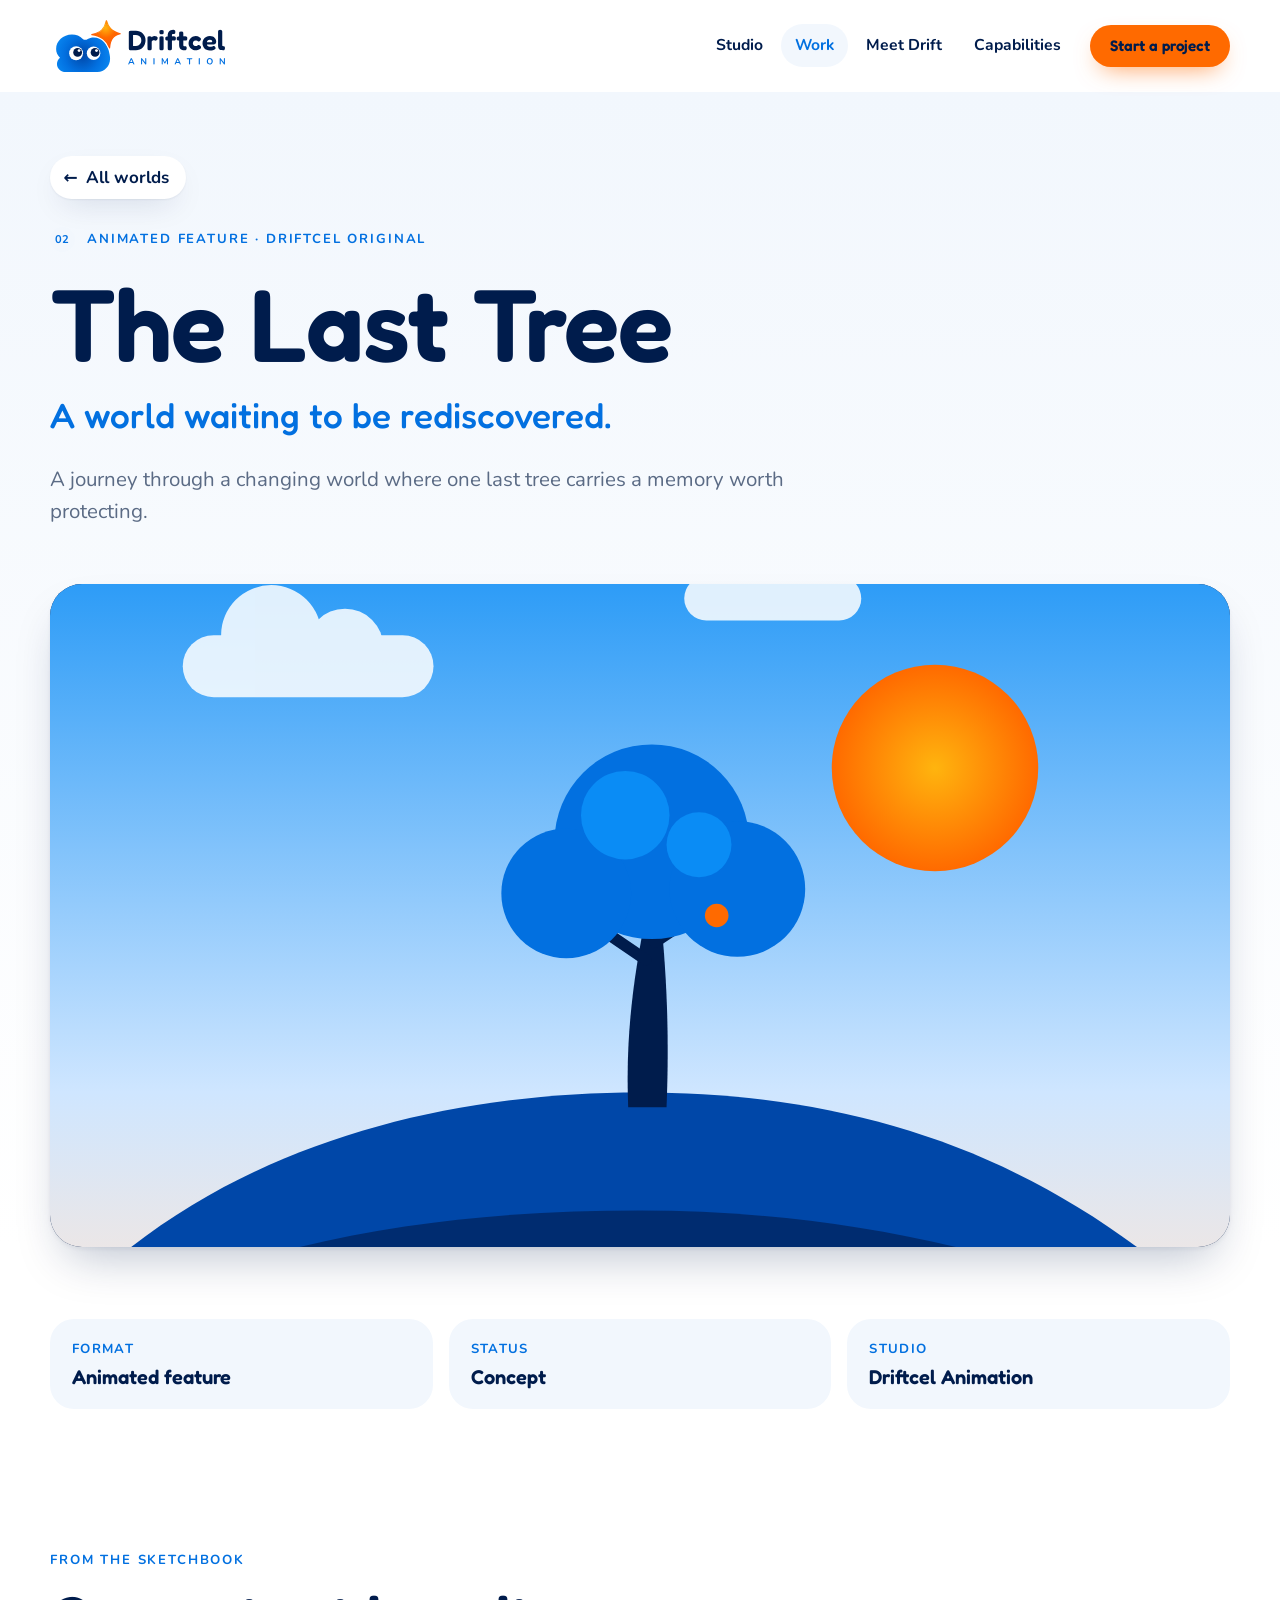
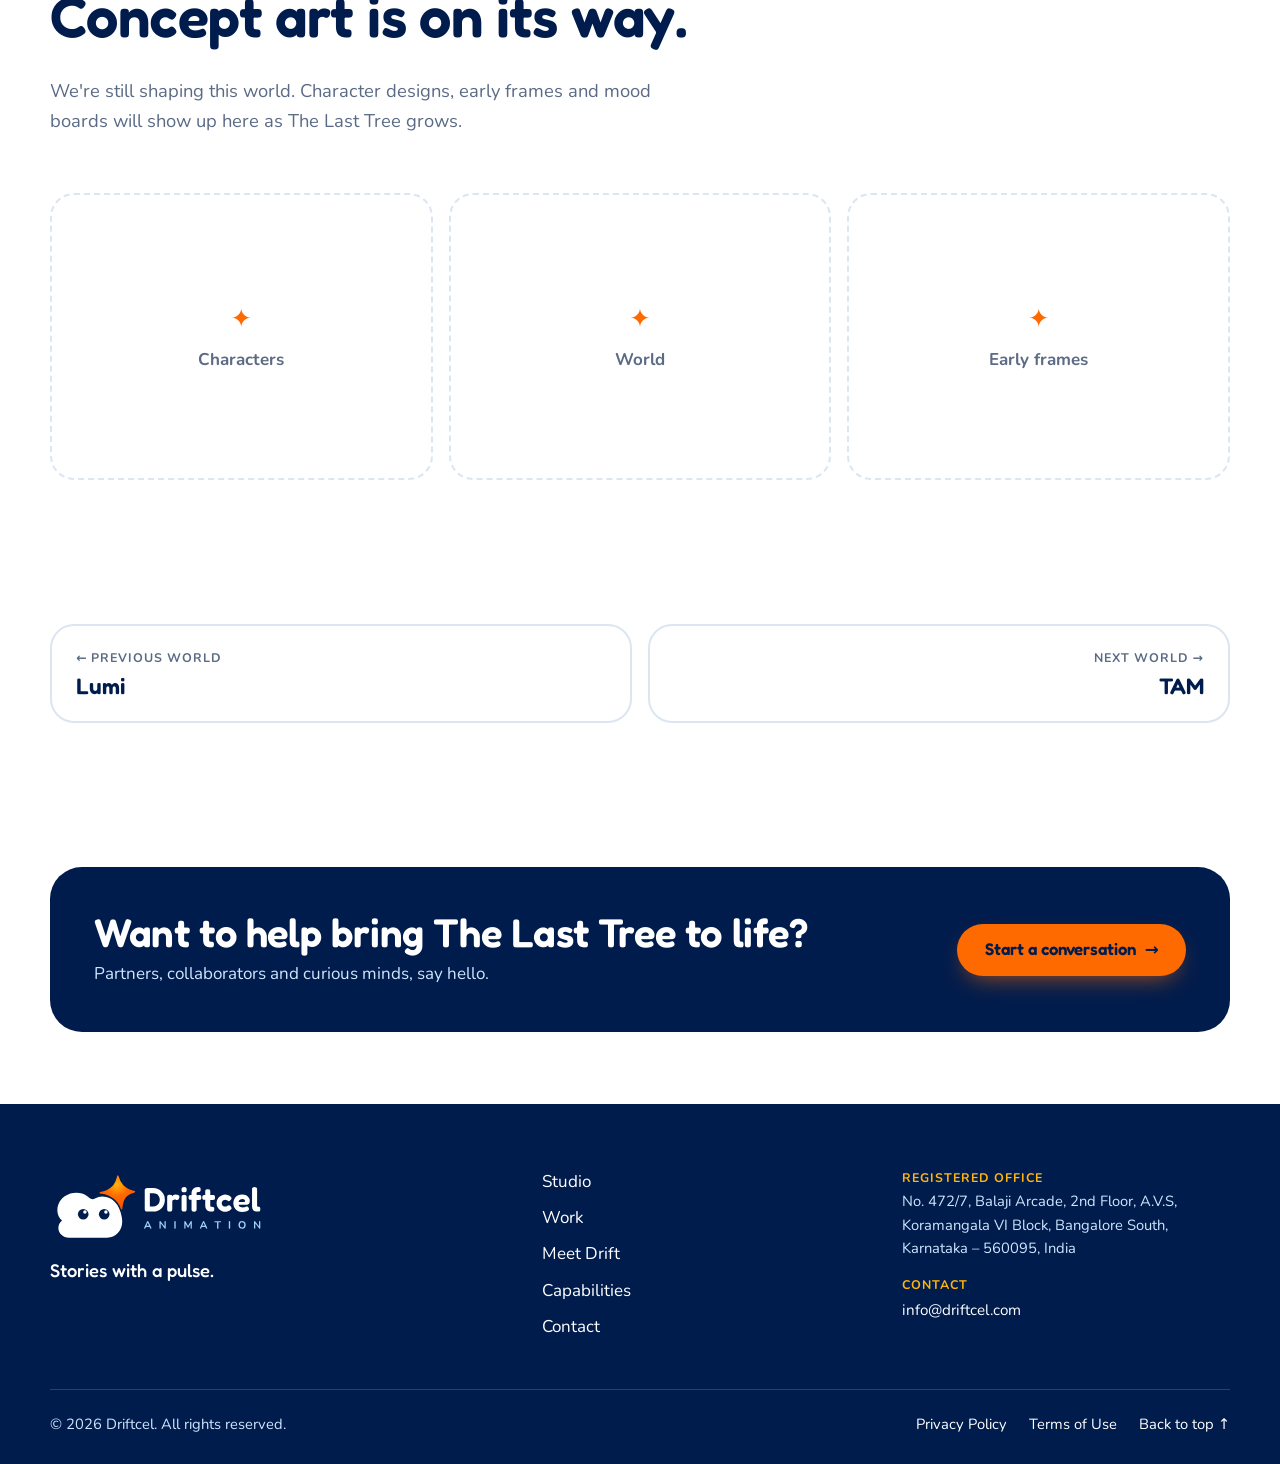
<file: projects/the-last-tree.html>
<!doctype html>
<html lang="en-IN">
<head>
<meta charset="utf-8">
<meta name="viewport" content="width=device-width, initial-scale=1">
<title>The Last Tree · Driftcel Animation</title>
<meta name="description" content="The Last Tree: A world waiting to be rediscovered. A journey through a changing world where one last tree carries a memory worth protecting. An original animated feature from Driftcel Animation.">
<meta name="theme-color" content="#0270E0">
<link rel="canonical" href="https://driftcel.com/projects/the-last-tree.html">
<link rel="icon" href="/favicon.ico" sizes="any">
<link rel="icon" href="/favicon.svg" type="image/svg+xml">
<link rel="apple-touch-icon" href="/apple-touch-icon-180x180.png">
<link rel="manifest" href="/site.webmanifest">
<meta property="og:type" content="website">
<meta property="og:site_name" content="Driftcel Animation">
<meta property="og:title" content="The Last Tree · Driftcel Animation">
<meta property="og:description" content="A world waiting to be rediscovered. A journey through a changing world where one last tree carries a memory worth protecting.">
<meta property="og:url" content="https://driftcel.com/projects/the-last-tree.html">
<meta property="og:image" content="https://driftcel.com/og-image-1200x630.png">
<meta name="twitter:card" content="summary_large_image">
<link rel="preconnect" href="https://fonts.googleapis.com">
<link rel="preconnect" href="https://fonts.gstatic.com" crossorigin>
<link href="https://fonts.googleapis.com/css2?family=Fredoka:wght@500;600&family=Nunito:wght@400;600;700&display=swap" rel="stylesheet">
<link rel="stylesheet" href="/style.css?v=11">
<script>document.documentElement.classList.add('js')</script>
</head>
<body>
<a class="skip-link" href="#main">Skip to content</a>
<div class="progress" aria-hidden="true"></div>

<header class="nav" data-nav>
  <div class="nav-inner">
    <a class="nav-logo" href="/" aria-label="Driftcel Animation home"><img src="/assets/brand/driftcel-logo-horizontal.svg" alt="" width="126" height="44"></a>
    <button class="nav-toggle" type="button" aria-expanded="false" aria-controls="nav-links"><span class="nav-toggle-bars" aria-hidden="true"></span><span class="nav-toggle-label">Menu</span></button>
    <nav id="nav-links" class="nav-links" aria-label="Primary">
      <a href="/#studio">Studio</a>
      <a href="/#work" aria-current="true">Work</a>
      <a href="/#drift">Meet Drift</a>
      <a href="/#capabilities">Capabilities</a>
      <a class="btn btn-spark btn-sm" href="/#contact">Start a project</a>
    </nav>
  </div>
</header>

<main id="main">
  <section class="project-hero">
    <div class="wrap">
      <a class="back" href="/#work"><span aria-hidden="true">←</span> All worlds</a>
      <p class="kicker"><b>02</b> Animated feature · Driftcel original</p>
      <h1>The Last Tree</h1>
      <p class="project-tagline">A world waiting to be rediscovered.</p>
      <p class="lead">A journey through a changing world where one last tree carries a memory worth protecting.</p>
      <!-- Replace with real concept art: put the image in /assets/art/ and change src (keep a 16:9 crop). -->
      <figure class="project-art"><img src="/assets/art/the-last-tree.svg" alt="Placeholder artwork: a single tree on a hill under an orange sun" width="800" height="600"></figure>
    </div>
  </section>

  <section class="section-tight">
    <div class="wrap">
      <dl class="facts reveal">
        <div><dt>Format</dt><dd>Animated feature</dd></div>
        <div><dt>Status</dt><dd>Concept</dd></div>
        <div><dt>Studio</dt><dd>Driftcel Animation</dd></div>
      </dl>
    </div>
  </section>

  <section class="section-tight">
    <div class="wrap">
      <div class="section-head reveal">
        <p class="kicker">From the sketchbook</p>
        <h2>Concept art is on its way.</h2>
        <p class="section-sub">We're still shaping this world. Character designs, early frames and mood boards will show up here as The Last Tree grows.</p>
      </div>
      <!-- Swap each .gallery-slot for <img src="/assets/art/the-last-tree-1.jpg" alt="..." loading="lazy"> when art is ready. -->
      <div class="gallery reveal" aria-label="Concept art (coming soon)">
        <div class="gallery-slot"><span aria-hidden="true">✦</span>Characters</div>
        <div class="gallery-slot"><span aria-hidden="true">✦</span>World</div>
        <div class="gallery-slot"><span aria-hidden="true">✦</span>Early frames</div>
      </div>
    </div>
  </section>

  <section class="section-tight">
    <div class="wrap">
      <nav class="project-nav reveal" aria-label="More worlds">
        <a href="/projects/lumi.html"><small>← Previous world</small><b>Lumi</b></a>
        <a href="/projects/tam.html"><small>Next world →</small><b>TAM</b></a>
      </nav>
    </div>
  </section>

  <section class="section-tight">
    <div class="wrap">
      <div class="cta-band reveal">
        <div><h2>Want to help bring The Last Tree to life?</h2><p>Partners, collaborators and curious minds, say hello.</p></div>
        <a class="btn btn-spark" href="/#contact">Start a conversation <span aria-hidden="true">→</span></a>
      </div>
    </div>
  </section>
</main>

<footer class="footer">
  <div class="wrap footer-grid">
    <div>
      <img class="footer-logo" src="/assets/brand/driftcel-logo-horizontal-on-dark.svg" alt="Driftcel Animation" width="160" height="56" loading="lazy">
      <p class="footer-tag">Stories with a pulse.</p>
    </div>
    <nav class="footer-links" aria-label="Footer">
      <a href="/#studio">Studio</a><a href="/#work">Work</a><a href="/#drift">Meet Drift</a><a href="/#capabilities">Capabilities</a><a href="/#contact">Contact</a>
    </nav>
    <div class="footer-contact"><address><span class="footer-label">Registered office</span>No. 472/7, Balaji Arcade, 2nd Floor, A.V.S,<br>Koramangala VI Block, Bangalore South,<br>Karnataka – 560095, India</address><p class="footer-mail"><span class="footer-label">Contact</span><a href="mailto:info@driftcel.com">info@driftcel.com</a></p></div>
  </div>
  <div class="wrap footer-base"><p>© <span data-year>2026</span> Driftcel. All rights reserved.</p><nav class="footer-legal-links" aria-label="Legal"><a href="/privacy.html">Privacy Policy</a><a href="/terms.html">Terms of Use</a><a href="#main">Back to top ↑</a></nav></div>
</footer>

<script src="/site.js?v=4" defer></script>
</body>
</html>
</file>
<file: style.css>
/* Driftcel Animation · site styles
   Brand: Driftcel Brand Kit v1.1. Blue is the main colour; orange (Spark) is the accent, used sparingly. */

:root {
  --navy: #001C4C;     /* Night Navy: headings, dark sections */
  --blue: #0270E0;     /* Drift Blue: primary */
  --sky: #0A8CF5;      /* Sky Blue */
  --deep: #0047A8;     /* Deep Blue */
  --orange: #FF6A00;   /* Spark Orange: accent */
  --amber: #FFB40E;    /* Spark Amber */
  --mist: #F2F7FD;     /* Cloud Mist: backgrounds */
  --ink: #1E2B45;      /* body text */
  --muted: #5B6B85;
  --line: #DCE5F2;
  --white: #fff;

  --display: "Fredoka", "Nunito", system-ui, sans-serif;
  --body: "Nunito", system-ui, -apple-system, "Segoe UI", sans-serif;

  --radius: 24px;
  --radius-sm: 14px;
  --shadow: 0 1px 2px rgba(0, 28, 76, .06), 0 12px 32px -12px rgba(0, 28, 76, .18);
  --shadow-lift: 0 2px 4px rgba(0, 28, 76, .06), 0 24px 48px -16px rgba(0, 28, 76, .28);
  --wrap: 1180px;
  --nav-h: 92px;
  --ease: cubic-bezier(.34, 1.56, .64, 1); /* a little bounce, like Drift */
}

/* ---------- Base ---------- */
*, *::before, *::after { box-sizing: border-box; }
html { scroll-behavior: smooth; scroll-padding-top: calc(var(--nav-h) + 12px); -webkit-text-size-adjust: 100%; }
body { margin: 0; background: var(--white); color: var(--ink); font: 400 1.0625rem/1.65 var(--body); overflow-x: hidden; }
img, svg { display: block; max-width: 100%; }
a { color: inherit; }
h1, h2, h3 { font-family: var(--display); font-weight: 600; color: var(--navy); line-height: 1.08; margin: 0 0 .5em; letter-spacing: -.01em; }
h2 { font-size: clamp(2.1rem, 4.6vw, 3.6rem); }
h3 { font-size: 1.3rem; }
p { margin: 0 0 1em; }
:focus-visible { outline: 3px solid var(--orange); outline-offset: 3px; border-radius: 6px; }
::selection { background: var(--amber); color: var(--navy); }

.wrap { width: min(var(--wrap), 100% - 32px); margin-inline: auto; }
@media (min-width: 720px) { .wrap { width: min(var(--wrap), 100% - 64px); } }

.svg-defs { position: absolute; width: 0; height: 0; overflow: hidden; }
.skip-link { position: absolute; left: 16px; top: -60px; z-index: 200; padding: 10px 16px; background: var(--navy); color: #fff; border-radius: 10px; font-weight: 700; text-decoration: none; }
.skip-link:focus { top: 12px; }
.progress { position: fixed; z-index: 150; top: 0; left: 0; height: 3px; width: 0; background: linear-gradient(90deg, var(--amber), var(--orange)); }

/* ---------- Buttons ---------- */
.btn { display: inline-flex; align-items: center; justify-content: center; gap: .55em; min-height: 52px; padding: .8em 1.5em; border: 2px solid transparent; border-radius: 999px; font: 600 1.05rem/1 var(--display); text-decoration: none; cursor: pointer; transition: transform .25s var(--ease), box-shadow .25s, background-color .2s, color .2s; }
.btn:hover { transform: translateY(-2px); }
.btn:active { transform: translateY(0) scale(.98); }
.btn-primary { background: var(--blue); color: #fff; box-shadow: 0 10px 24px -10px rgba(2, 112, 224, .7); }
.btn-primary:hover { background: var(--deep); }
.btn-spark { background: var(--orange); color: var(--navy); box-shadow: 0 10px 24px -10px rgba(255, 106, 0, .7); }
.btn-spark:hover { background: var(--amber); }
.btn-ghost { border-color: var(--navy); color: var(--navy); background: transparent; }
.btn-ghost:hover { background: var(--navy); color: #fff; }
.btn-sm { min-height: 42px; padding: .6em 1.2em; font-size: .95rem; }

/* ---------- Type helpers ---------- */
.eyebrow, .kicker { font: 700 .82rem/1.2 var(--body); letter-spacing: .14em; text-transform: uppercase; color: var(--blue); margin-bottom: 1rem; }
.kicker b { display: inline-grid; place-items: center; min-width: 2.2em; height: 2.2em; margin-right: .6em; border-radius: 999px; background: var(--mist); color: var(--blue); font-size: .85em; letter-spacing: 0; }
.kicker-light { color: var(--amber); }
.lead { font-size: clamp(1.15rem, 1.6vw, 1.3rem); line-height: 1.55; color: var(--ink); }
.squiggle { position: relative; white-space: nowrap; color: var(--blue); }
.squiggle::after { content: ""; position: absolute; left: 0; right: 0; bottom: -.12em; height: .22em; background: url("data:image/svg+xml,%3Csvg xmlns='http://www.w3.org/2000/svg' viewBox='0 0 120 12' preserveAspectRatio='none'%3E%3Cpath d='M2 8 Q 17 0 32 7 T 62 7 T 92 7 T 118 6' fill='none' stroke='%23FF6A00' stroke-width='4' stroke-linecap='round'/%3E%3C/svg%3E") no-repeat center / 100% 100%; }

/* ---------- Nav ---------- */
.nav { position: sticky; top: 0; z-index: 100; height: var(--nav-h); background: rgba(255, 255, 255, .86); backdrop-filter: saturate(1.4) blur(14px); -webkit-backdrop-filter: saturate(1.4) blur(14px); border-bottom: 1px solid transparent; transition: border-color .2s, box-shadow .2s; }
.nav.is-scrolled { border-bottom-color: var(--line); box-shadow: 0 6px 20px -16px rgba(0, 28, 76, .35); }
.nav-inner { height: 100%; display: flex; align-items: center; justify-content: space-between; gap: 24px; width: min(var(--wrap), 100% - 32px); margin-inline: auto; }
@media (min-width: 720px) { .nav-inner { width: min(var(--wrap), 100% - 64px); } }
.nav-logo { display: block; flex-shrink: 0; }
.nav-logo img { height: 64px; width: auto; transition: transform .3s var(--ease); }
.nav-logo:hover img { transform: scale(1.04) rotate(-1deg); }
@media (max-width: 640px) { :root { --nav-h: 76px; } .nav-logo img { height: 52px; } }
.nav-links { display: flex; align-items: center; gap: 4px; }
.nav-links a:not(.btn) { padding: .55em .9em; border-radius: 999px; color: var(--navy); font-weight: 700; font-size: .98rem; text-decoration: none; transition: background-color .2s, color .2s; }
.nav-links a:not(.btn):hover, .nav-links a[aria-current="true"] { background: var(--mist); color: var(--blue); }
.nav-links .btn { margin-left: 10px; }
.nav-toggle { display: none; align-items: center; gap: 10px; min-height: 44px; padding: 0 14px; border: 2px solid var(--line); border-radius: 999px; background: #fff; color: var(--navy); font: 700 .95rem var(--body); cursor: pointer; }
.nav-toggle-bars, .nav-toggle-bars::before, .nav-toggle-bars::after { display: block; width: 18px; height: 2px; border-radius: 2px; background: currentColor; transition: transform .25s, opacity .2s; }
.nav-toggle-bars { position: relative; }
.nav-toggle-bars::before, .nav-toggle-bars::after { content: ""; position: absolute; left: 0; }
.nav-toggle-bars::before { top: -6px; }
.nav-toggle-bars::after { top: 6px; }
.nav.is-open .nav-toggle-bars { background: transparent; }
.nav.is-open .nav-toggle-bars::before { transform: translateY(6px) rotate(45deg); }
.nav.is-open .nav-toggle-bars::after { transform: translateY(-6px) rotate(-45deg); }

@media (max-width: 900px) {
  .nav-toggle { display: inline-flex; }
  .nav-links { position: absolute; top: calc(var(--nav-h) - 6px); left: 16px; right: 16px; flex-direction: column; align-items: stretch; gap: 2px; padding: 12px; background: #fff; border: 1px solid var(--line); border-radius: var(--radius); box-shadow: var(--shadow-lift); opacity: 0; visibility: hidden; transform: translateY(-8px) scale(.98); transform-origin: top right; transition: opacity .2s, transform .25s var(--ease), visibility 0s .25s; }
  .nav.is-open .nav-links { opacity: 1; visibility: visible; transform: none; transition: opacity .2s, transform .25s var(--ease); }
  .nav-links a:not(.btn) { padding: .85em 1em; font-size: 1.05rem; }
  .nav-links .btn { margin: 8px 0 0; }
}

/* ---------- Hero ---------- */
.hero { position: relative; isolation: isolate; overflow: hidden; background: linear-gradient(180deg, var(--mist) 0%, #fff 100%); padding: clamp(40px, 7vw, 96px) 0 clamp(48px, 7vw, 100px); }
.hero-grid { display: grid; grid-template-columns: 1.05fr .95fr; align-items: center; gap: clamp(24px, 4vw, 64px); }
.hero h1 { font-size: clamp(3.2rem, 8.4vw, 6.6rem); line-height: .98; margin-bottom: .35em; letter-spacing: -.02em; }
.hero .lead { max-width: 33em; color: var(--muted); }
.actions { display: flex; flex-wrap: wrap; gap: 12px; margin-top: 30px; }
.hero-art { position: relative; }
.hero-note { position: absolute; right: 4%; bottom: -6px; margin: 0; padding: .4em .9em; border-radius: 999px; background: #fff; box-shadow: var(--shadow); color: var(--muted); font: 500 .9rem var(--display); transform: rotate(-3deg); }

.sky { position: absolute; inset: 0; z-index: -1; pointer-events: none; }
.puff { position: absolute; display: block; background: #fff; border-radius: 999px; box-shadow: 0 10px 30px -18px rgba(0, 71, 168, .35); animation: drift-x 40s linear infinite; }
.puff::before, .puff::after { content: ""; position: absolute; background: inherit; border-radius: 50%; }
.puff::before { width: 55%; height: 140%; left: 14%; bottom: 30%; }
.puff::after { width: 38%; height: 110%; right: 14%; bottom: 35%; }
.puff-1 { width: 220px; height: 60px; top: 14%; left: -10%; }
.puff-2 { width: 160px; height: 44px; top: 68%; left: 40%; animation-duration: 55s; animation-delay: -20s; opacity: .8; }
.puff-3 { width: 120px; height: 34px; top: 30%; left: 70%; animation-duration: 48s; animation-delay: -35s; opacity: .7; }
@keyframes drift-x { from { transform: translateX(-30vw); } to { transform: translateX(130vw); } }
.twinkle { position: absolute; width: 22px; height: 22px; background: var(--amber); clip-path: polygon(50% 0, 62% 38%, 100% 50%, 62% 62%, 50% 100%, 38% 62%, 0 50%, 38% 38%); animation: twinkle 3.2s ease-in-out infinite; }
.t-1 { top: 16%; left: 48%; }
.t-2 { top: 88%; left: 2%; width: 14px; height: 14px; animation-delay: -1.2s; background: var(--orange); }
.t-3 { top: 12%; right: 6%; width: 16px; height: 16px; animation-delay: -2.1s; }
@keyframes twinkle { 0%, 100% { transform: scale(.6) rotate(0); opacity: .5; } 50% { transform: scale(1.1) rotate(20deg); opacity: 1; } }

/* ---------- Drift & Spark (inline SVG mascot) ---------- */
.drift { width: 100%; height: auto; overflow: visible; }
.drift .cloud { fill: url(#dc-cloud); }
.drift .spark { fill: url(#dc-spark); stroke: url(#dc-spark); stroke-width: 14; stroke-linejoin: round; transform-box: fill-box; transform-origin: center; animation: heartbeat 2.6s ease-in-out infinite; }
.drift .drift-body { animation: bob 5s ease-in-out infinite; }
.drift .eye { transform-box: fill-box; transform-origin: center; animation: blink 5.5s infinite; }
.drift .eye:nth-of-type(2) { animation-delay: .03s; }
.drift .pupil { transition: transform .18s ease-out; }
/* "ba-dum": Spark pulses twice like a heartbeat (brand sting) */
@keyframes heartbeat { 0%, 40%, 100% { transform: scale(1) rotate(0); } 8% { transform: scale(1.16) rotate(6deg); } 16% { transform: scale(1); } 24% { transform: scale(1.1) rotate(-4deg); } }
@keyframes bob { 0%, 100% { transform: translateY(0); } 50% { transform: translateY(-14px); } }
@keyframes blink { 0%, 92%, 100% { transform: scaleY(1); } 94%, 96% { transform: scaleY(.08); } }

/* ---------- Ticker ---------- */
.ticker { overflow: hidden; background: var(--blue); color: #fff; padding: 18px 0; }
.ticker-track { display: flex; align-items: center; gap: 28px; width: max-content; animation: ticker 32s linear infinite; font: 500 clamp(1.15rem, 2vw, 1.5rem) var(--display); white-space: nowrap; }
.ticker i { color: var(--amber); font-style: normal; }
@keyframes ticker { to { transform: translateX(-50%); } }

/* ---------- Sections ---------- */
.section { padding: clamp(72px, 10vw, 128px) 0; }
.section-head { max-width: 760px; margin-bottom: clamp(36px, 5vw, 56px); }
.section-sub { color: var(--muted); font-size: 1.15rem; max-width: 36em; }

/* Studio */
.studio-grid { display: grid; grid-template-columns: 1fr 1fr; gap: clamp(32px, 5vw, 72px); align-items: start; }
.studio-copy p:not(.lead) { color: var(--muted); }
.values { list-style: none; margin: 0; padding: 0; display: grid; gap: 14px; }
.values li { display: grid; grid-template-columns: 52px 1fr; column-gap: 16px; padding: 20px 22px; background: var(--mist); border-radius: var(--radius); }
.values h3 { margin: 4px 0 4px; font-size: 1.2rem; }
.values p { grid-column: 2; margin: 0; color: var(--muted); }
.value-icon { grid-row: span 2; display: grid; place-items: center; width: 52px; height: 52px; border-radius: 16px; background: #fff; color: var(--orange); font-size: 1.4rem; box-shadow: var(--shadow); }

.reel { margin: clamp(56px, 8vw, 96px) 0 0; }
.reel-frame { position: relative; aspect-ratio: 16 / 9; overflow: hidden; border-radius: calc(var(--radius) + 8px); background: linear-gradient(160deg, var(--deep), var(--navy)); box-shadow: var(--shadow-lift); }
.reel-frame video { width: 100%; height: 100%; object-fit: cover; }
.reel-placeholder { position: absolute; inset: 0; }
.reel-hill { position: absolute; left: -10%; right: -10%; bottom: -55%; height: 80%; border-radius: 50%; background: linear-gradient(180deg, var(--blue), var(--deep)); }
.reel-drift { position: absolute; top: 22%; width: clamp(70px, 12vw, 140px); height: auto; animation: reel-fly 14s ease-in-out infinite; }
@keyframes reel-fly { 0% { left: -20%; transform: translateY(0) rotate(-4deg); } 50% { transform: translateY(-18px) rotate(4deg); } 100% { left: 110%; transform: translateY(0) rotate(-4deg); } }
.reel-play { position: absolute; inset: 0; margin: auto; display: grid; place-items: center; width: 84px; height: 84px; border-radius: 50%; background: rgba(255, 255, 255, .14); border: 2px solid rgba(255, 255, 255, .5); color: #fff; font-size: 1.6rem; padding-left: 6px; backdrop-filter: blur(6px); }
.reel figcaption { margin-top: 14px; color: var(--muted); }
.reel figcaption b { color: var(--navy); font-family: var(--display); font-weight: 600; margin-right: .4em; }

/* Work */
.work { background: var(--mist); }
.cards { display: grid; grid-template-columns: repeat(2, 1fr); gap: clamp(18px, 2.5vw, 28px); }
.card { display: flex; flex-direction: column; overflow: hidden; background: #fff; border-radius: calc(var(--radius) + 4px); box-shadow: var(--shadow); text-decoration: none; transition: transform .35s var(--ease), box-shadow .3s; }
.card:hover { transform: translateY(-6px) rotate(-.4deg); box-shadow: var(--shadow-lift); }
.card-art { position: relative; aspect-ratio: 4 / 3; overflow: hidden; background: var(--navy); }
.card-art img { width: 100%; height: 100%; object-fit: cover; transition: transform .6s var(--ease); }
.card:hover .card-art img { transform: scale(1.05); }
.chip { position: absolute; top: 16px; left: 16px; padding: .35em .85em; border-radius: 999px; background: rgba(255, 255, 255, .92); color: var(--navy); font: 700 .8rem var(--body); letter-spacing: .02em; }
.card-body { padding: 24px 26px 26px; display: flex; flex-direction: column; flex: 1; }
.card-meta { margin: 0 0 6px; color: var(--blue); font-weight: 700; font-size: .85rem; letter-spacing: .08em; text-transform: uppercase; }
.card h3 { font-size: clamp(1.6rem, 2.6vw, 2.1rem); margin-bottom: .3em; }
.card-body > p:not(.card-meta) { color: var(--muted); }
.card-link { margin-top: auto; font: 600 1rem var(--display); color: var(--blue); }
.card-link span { display: inline-block; transition: transform .25s var(--ease); }
.card:hover .card-link span { transform: translateX(6px); }

/* Meet Drift */
.meet-grid { display: grid; grid-template-columns: 1fr 1fr; gap: clamp(32px, 5vw, 72px); align-items: center; }
.meet-copy p:not(.lead):not(.kicker) { color: var(--muted); }
.amp { color: var(--orange); }
.moods { display: flex; flex-wrap: wrap; gap: 10px; margin: 22px 0 14px; }
.moods button { min-height: 46px; padding: .5em 1.1em; border: 2px solid var(--line); border-radius: 999px; background: #fff; color: var(--navy); font: 600 1rem var(--display); cursor: pointer; transition: transform .2s var(--ease), border-color .2s, background-color .2s; }
.moods button:hover { transform: translateY(-2px); border-color: var(--blue); }
.moods button[aria-pressed="true"] { background: var(--navy); border-color: var(--navy); color: #fff; }
.mood-caption { min-height: 1.6em; font-weight: 700; color: var(--navy) !important; }
.meet-stage { position: relative; aspect-ratio: 1; display: grid; place-items: center; padding: 8%; border-radius: 50%; background: radial-gradient(circle at 50% 45%, #fff 0 30%, var(--mist) 31% 100%); transition: background .4s; }
.drift-mood { max-width: 420px; }
.drift-mood .rain, .drift-mood .bolt, .drift-mood .brows, .drift-mood .blush { opacity: 0; transition: opacity .3s; }
.drift-mood .rain path { fill: var(--sky); }
.drift-mood .brows path { fill: none; stroke: #001C4C; stroke-width: 26; stroke-linecap: round; }
.drift-mood .blush ellipse { fill: #FFD3E3; }
.drift-mood.is-changing .drift-body { animation: squish .5s var(--ease); }
@keyframes squish { 0% { transform: scale(1); } 30% { transform: scale(1.08, .9); } 60% { transform: scale(.96, 1.05); } 100% { transform: scale(1); } }
.drift-mood .drift-body { transform-box: fill-box; transform-origin: 50% 100%; }

[data-mood-current="sad"] { background: radial-gradient(circle at 50% 45%, #fff 0 30%, #E6ECF4 31% 100%); }
[data-mood-current="sad"] .cloud { fill: url(#dc-cloud-sad); }
[data-mood-current="sad"] .rain { opacity: 1; }
[data-mood-current="sad"] .rain path { animation: rain 1s linear infinite; }
[data-mood-current="sad"] .rain path:nth-child(2) { animation-delay: -.3s; }
[data-mood-current="sad"] .rain path:nth-child(3) { animation-delay: -.6s; }
[data-mood-current="sad"] .rain path:nth-child(4) { animation-delay: -.15s; }
[data-mood-current="sad"] .rain path:nth-child(5) { animation-delay: -.8s; }
[data-mood-current="sad"] .spark { animation: droop 3s ease-in-out infinite; opacity: .55; }
@keyframes rain { from { transform: translateY(-30px); opacity: 0; } 30% { opacity: 1; } to { transform: translateY(40px); opacity: 0; } }
@keyframes droop { 0%, 100% { transform: rotate(18deg) translateY(10px); } 50% { transform: rotate(24deg) translateY(18px); } }

[data-mood-current="angry"] { background: radial-gradient(circle at 50% 45%, #fff 0 30%, #FFF0E8 31% 100%); }
[data-mood-current="angry"] .cloud { fill: url(#dc-cloud-angry); }
[data-mood-current="angry"] .brows { opacity: 1; }
[data-mood-current="angry"] .eye { animation: none; transform: scaleY(.72); }
[data-mood-current="angry"] .bolt { opacity: 1; animation: flash 1.6s steps(1) infinite; }
[data-mood-current="angry"] .drift-body { animation: shake .4s linear infinite; }
[data-mood-current="angry"] .spark { animation: heartbeat 1s ease-in-out infinite; }
@keyframes flash { 0%, 100% { opacity: 1; } 12% { opacity: 0; } 20% { opacity: 1; } 60% { opacity: .2; } }
@keyframes shake { 0%, 100% { transform: translateX(0); } 25% { transform: translateX(-4px); } 75% { transform: translateX(4px); } }

[data-mood-current="shy"] { background: radial-gradient(circle at 50% 45%, #fff 0 30%, #FFEFF5 31% 100%); }
[data-mood-current="shy"] .cloud { fill: url(#dc-cloud-shy); }
[data-mood-current="shy"] .blush { opacity: 1; }
[data-mood-current="shy"] .spark { animation: hide 2.4s ease-in-out infinite; }
@keyframes hide { 0%, 100% { transform: translate(0, 0) scale(.9); } 50% { transform: translate(-30px, 30px) scale(.8); } }

/* Capabilities */
.services { display: grid; grid-template-columns: repeat(3, 1fr); gap: clamp(16px, 2vw, 24px); }
.service { position: relative; padding: 30px 28px 32px; border: 2px solid var(--line); border-radius: var(--radius); transition: border-color .25s, transform .3s var(--ease); }
.service:hover { border-color: var(--blue); transform: translateY(-4px); }
.service-num { display: inline-block; margin-bottom: 26px; font: 600 2.6rem/1 var(--display); color: var(--blue); }
.service p { margin: 0; color: var(--muted); }
.process { list-style: none; counter-reset: step; display: grid; grid-template-columns: repeat(4, 1fr); gap: 0; margin: clamp(40px, 6vw, 64px) 0 0; padding: 0; }
.process li { position: relative; counter-increment: step; padding: 52px 18px 0 0; }
.process li::before { content: counter(step); position: absolute; top: 0; left: 0; z-index: 1; display: grid; place-items: center; width: 36px; height: 36px; border-radius: 50%; background: var(--orange); color: var(--navy); font: 600 1rem var(--display); }
.process li::after { content: ""; position: absolute; top: 17px; left: 36px; right: 0; border-top: 2px dashed var(--line); }
.process li:last-child::after { display: none; }
.process b { display: block; font: 600 1.35rem var(--display); color: var(--navy); }
.process span { color: var(--muted); }

/* Promise */
.promise { position: relative; overflow: hidden; padding: clamp(80px, 11vw, 140px) 0; background: radial-gradient(120% 120% at 85% 0%, var(--blue) 0%, var(--deep) 40%, var(--navy) 100%); color: #fff; text-align: center; }
.promise::before { content: ""; position: absolute; width: 60px; height: 60px; top: 18%; right: 14%; background: var(--amber); clip-path: polygon(50% 0, 62% 38%, 100% 50%, 62% 62%, 50% 100%, 38% 62%, 0 50%, 38% 38%); animation: heartbeat 2.6s ease-in-out infinite; }
.promise-line { margin: 0 auto .5em; font: 600 clamp(2.4rem, 6.4vw, 5rem)/1.04 var(--display); letter-spacing: -.01em; }
.promise-line span { color: var(--amber); }
.promise-sub { margin: 0 auto; max-width: 30em; color: #CFE6FF; font-size: 1.15rem; }

/* Contact */
.contact-grid { display: grid; grid-template-columns: 1fr 1fr; gap: clamp(32px, 5vw, 72px); align-items: start; }
.contact-copy .lead { color: var(--muted); }
.contact-email { display: inline-block; margin-top: 10px; font: 600 clamp(1.4rem, 2.6vw, 2rem) var(--display); color: var(--blue); text-decoration: none; background: linear-gradient(var(--amber), var(--amber)) no-repeat 0 100% / 100% 4px; padding-bottom: 4px; transition: background-size .3s; }
.contact-email:hover { background-size: 100% 100%; color: var(--navy); }
.contact-place { margin-top: 16px; color: var(--muted); }
.contact-form { display: grid; gap: 16px; padding: clamp(24px, 3vw, 36px); background: var(--mist); border-radius: calc(var(--radius) + 4px); }
.field { display: grid; gap: 6px; }
.field label { font-weight: 700; color: var(--navy); font-size: .95rem; }
.field input, .field select, .field textarea { width: 100%; min-height: 50px; padding: 12px 16px; border: 2px solid var(--line); border-radius: var(--radius-sm); background: #fff; color: var(--ink); font: inherit; transition: border-color .2s, box-shadow .2s; }
.field textarea { resize: vertical; min-height: 130px; }
.field input:focus, .field select:focus, .field textarea:focus { outline: none; border-color: var(--blue); box-shadow: 0 0 0 4px rgba(2, 112, 224, .15); }
.field [aria-invalid="true"] { border-color: #C2410C; }
.contact-form .btn { justify-self: start; }
.form-status { margin: 0; min-height: 1.4em; font-weight: 700; color: var(--navy); }
.form-status.is-error { color: #C2410C; }

/* Footer */
.footer { background: var(--navy); color: #CFE6FF; padding: 64px 0 28px; }
.footer-grid { display: grid; grid-template-columns: 1.4fr 1fr 1fr; gap: 32px; align-items: start; }
.footer-logo { width: 220px; height: auto; }
.footer-tag { margin: 14px 0 0; font: 500 1.15rem var(--display); color: #fff; }
.footer-links, .footer-contact { display: grid; gap: 8px; }
.footer a { color: #fff; text-decoration: none; }
.footer a:hover { color: var(--amber); }
.footer-contact { gap: 14px; }
.footer-company { margin: 0; font: 600 1rem/1.3 var(--display); color: #fff; }
.footer-contact address { font-style: normal; color: #CFE6FF; font-size: .92rem; line-height: 1.6; }
.footer-mail { margin: 0; font-size: .95rem; }
.footer-label { display: block; margin-bottom: 2px; color: var(--amber); font-weight: 700; font-size: .78rem; letter-spacing: .08em; text-transform: uppercase; }
.footer-base { display: flex; flex-wrap: wrap; justify-content: space-between; gap: 12px; margin-top: 48px; padding-top: 22px; border-top: 1px solid rgba(207, 230, 255, .18); font-size: .92rem; }
.footer-base p { margin: 0; }

/* ---------- Project pages ---------- */
.project-hero { padding: clamp(32px, 5vw, 64px) 0 0; background: linear-gradient(180deg, var(--mist), #fff); }
.back { display: inline-flex; align-items: center; gap: 8px; margin-bottom: 28px; padding: .45em 1em .45em .8em; border-radius: 999px; background: #fff; box-shadow: var(--shadow); color: var(--navy); font-weight: 700; text-decoration: none; transition: transform .25s var(--ease); }
.back:hover { transform: translateX(-4px); }
.project-hero h1 { font-size: clamp(3rem, 9vw, 6.4rem); margin-bottom: .15em; }
.project-tagline { font: 500 clamp(1.4rem, 3vw, 2.2rem)/1.2 var(--display); color: var(--blue); margin-bottom: .8em; }
.project-hero .lead { max-width: 36em; color: var(--muted); }
.project-art { margin: clamp(32px, 5vw, 56px) 0 0; overflow: hidden; border-radius: calc(var(--radius) + 8px); box-shadow: var(--shadow-lift); aspect-ratio: 16 / 9; background: var(--navy); }
.project-art img { width: 100%; height: 100%; object-fit: cover; }
.facts { display: grid; grid-template-columns: repeat(3, 1fr); gap: 16px; margin: 0; padding: 0; }
.facts div { padding: 20px 22px; background: var(--mist); border-radius: var(--radius); }
.facts dt { color: var(--blue); font-weight: 700; font-size: .82rem; letter-spacing: .1em; text-transform: uppercase; }
.facts dd { margin: 4px 0 0; font: 600 1.25rem var(--display); color: var(--navy); }
.gallery { display: grid; grid-template-columns: repeat(3, 1fr); gap: 16px; margin-top: 28px; }
.gallery-slot { aspect-ratio: 4 / 3; display: grid; place-items: center; gap: 6px; align-content: center; border: 2px dashed var(--line); border-radius: var(--radius); color: var(--muted); font-weight: 700; text-align: center; padding: 16px; }
.gallery-slot span { font-size: 1.6rem; color: var(--orange); }
.project-nav { display: grid; grid-template-columns: 1fr 1fr; gap: 16px; }
.project-nav a { display: grid; gap: 4px; padding: 22px 24px; border: 2px solid var(--line); border-radius: var(--radius); text-decoration: none; transition: border-color .2s, transform .25s var(--ease); }
.project-nav a:hover { border-color: var(--blue); transform: translateY(-3px); }
.project-nav small { color: var(--muted); font-weight: 700; letter-spacing: .08em; text-transform: uppercase; font-size: .78rem; }
.project-nav b { font: 600 1.4rem var(--display); color: var(--navy); }
.project-nav a:last-child { text-align: right; }
.cta-band { display: flex; flex-wrap: wrap; align-items: center; justify-content: space-between; gap: 20px; padding: clamp(28px, 4vw, 44px); border-radius: calc(var(--radius) + 8px); background: var(--navy); color: #fff; }
.cta-band h2 { color: #fff; font-size: clamp(1.7rem, 3.4vw, 2.5rem); margin: 0; }
.cta-band p { margin: 6px 0 0; color: #CFE6FF; }
.section-tight { padding: clamp(48px, 6vw, 72px) 0; }

/* 404 */
.lost { min-height: calc(100vh - var(--nav-h)); display: grid; place-items: center; text-align: center; padding: 48px 0; background: linear-gradient(180deg, var(--mist), #fff); }
.lost .drift-mood { width: min(300px, 70vw); margin: 0 auto 12px; }
.lost h1 { font-size: clamp(2.4rem, 6vw, 4rem); }
.lost p { color: var(--muted); max-width: 28em; margin-inline: auto; }

/* ---------- Reveal on scroll ---------- */
.js .reveal { opacity: 0; transform: translateY(28px); transition: opacity .7s ease, transform .8s var(--ease); }
.js .reveal.is-visible { opacity: 1; transform: none; }

/* ---------- Responsive ---------- */
@media (max-width: 900px) {
  .hero-grid, .studio-grid, .meet-grid, .contact-grid { grid-template-columns: 1fr; }
  .hero-art { max-width: 440px; width: 88%; margin: 8px auto 0; }
  .services { grid-template-columns: 1fr; }
  .process { grid-template-columns: 1fr 1fr; row-gap: 28px; }
  .process li:nth-child(2)::after { display: none; }
  .footer-grid { grid-template-columns: 1fr 1fr; }
  .footer-grid > div:first-child { grid-column: 1 / -1; }
  .meet-stage { max-width: 440px; width: 100%; margin-inline: auto; }
}
@media (max-width: 640px) {
  body { font-size: 1rem; }
  .cards { grid-template-columns: 1fr; }
  .section { padding: 56px 0; }
  .facts { grid-template-columns: 1fr; }
  .gallery { gap: 10px; }
  .gallery-slot { aspect-ratio: 1; padding: 8px; font-size: .85rem; border-radius: var(--radius-sm); }
  .gallery-slot span { font-size: 1.2rem; }
  .promise::before { width: 34px; height: 34px; top: 6%; right: 8%; }
  .meet-stage { width: 82%; padding: 6%; }
  .project-nav { grid-template-columns: 1fr; }
  .project-nav a:last-child { text-align: left; }
  .hero-note, .t-1 { display: none; }
  .actions .btn { flex: 1 1 auto; }
}
@media (max-width: 420px) {
  .process { grid-template-columns: 1fr; }
  .process li::after { display: none; }
  .footer-grid { grid-template-columns: 1fr; }
}

/* ---------- Reduced motion ---------- */
@media (prefers-reduced-motion: reduce) {
  html { scroll-behavior: auto; }
  *, *::before, *::after { animation-duration: .001ms !important; animation-iteration-count: 1 !important; transition-duration: .001ms !important; }
  .js .reveal { opacity: 1; transform: none; }
  .ticker-track { animation: none; }
}

/* ---------- Drift cursor (desktop mouse only; added by site.js) ---------- */
.has-drift-cursor, .has-drift-cursor * { cursor: none !important; }
.has-drift-cursor input:not([type="checkbox"]):not([type="radio"]):not([type="submit"]):not([type="button"]),
.has-drift-cursor textarea, .has-drift-cursor [contenteditable="true"] { cursor: text !important; }
.drift-cursor { position: fixed; top: 0; left: 0; z-index: 9999; pointer-events: none; opacity: 0; transition: opacity .2s; will-change: transform; }
.drift-cursor.is-visible { opacity: 1; }
.drift-cursor.is-typing { opacity: 0; }
.drift-cursor-dot { position: absolute; left: -5px; top: -5px; width: 10px; height: 10px; border-radius: 50%; background: var(--orange); box-shadow: 0 0 0 2px #fff; }
.drift-cursor-svg { position: absolute; left: 3px; top: 3px; width: 58px; max-width: none; height: auto; overflow: visible; transform-origin: 0 0;
  filter: drop-shadow(1.5px 0 0 #fff) drop-shadow(-1.5px 0 0 #fff) drop-shadow(0 1.5px 0 #fff) drop-shadow(0 -1.5px 0 #fff) drop-shadow(0 4px 6px rgba(0, 28, 76, .3));
  transition: transform .25s var(--ease); }
.drift-cursor.is-hover .drift-cursor-svg { transform: scale(1.18) rotate(-6deg); }
.drift-cursor.is-pressed .drift-cursor-svg { transform: scale(.88, .8); }
.drift-cursor.is-pop .drift-cursor-svg { animation: cursor-pop .45s var(--ease); }
.drift-cursor-spark { transform-box: fill-box; transform-origin: center; }
.drift-cursor.is-hover .drift-cursor-spark { animation: heartbeat 1.2s ease-in-out infinite; }
@keyframes cursor-pop { 0% { transform: scale(.8); } 50% { transform: scale(1.3) rotate(8deg); } 100% { transform: scale(1); } }
.cursor-spark { position: fixed; z-index: 9998; width: 10px; height: 10px; margin: -5px 0 0 -5px; pointer-events: none; background: var(--amber);
  clip-path: polygon(50% 0, 62% 38%, 100% 50%, 62% 62%, 50% 100%, 38% 62%, 0 50%, 38% 38%); animation: cursor-burst .6s ease-out forwards; }
@keyframes cursor-burst { from { transform: translate(0, 0) scale(1.2); opacity: 1; } to { transform: translate(var(--dx), var(--dy)) scale(.2) rotate(90deg); opacity: 0; } }

/* ---------- Legal pages (privacy, terms) ---------- */
.legal { padding: clamp(32px, 5vw, 64px) 0 clamp(64px, 8vw, 104px); background: linear-gradient(180deg, var(--mist), #fff 340px); }
.legal-wrap { max-width: 820px; }
.legal h1 { font-size: clamp(2.6rem, 6vw, 4.2rem); margin-bottom: .2em; }
.legal-updated { color: var(--muted); font-weight: 700; margin-bottom: 32px; }
.legal-summary { padding: 24px 28px; margin-bottom: 40px; background: #fff; border: 2px solid var(--line); border-left: 6px solid var(--orange); border-radius: var(--radius); }
.legal-summary h2 { font-size: 1.35rem; margin-bottom: .5em; }
.legal-summary ul { margin: 0; padding-left: 1.2em; }
.legal-summary li { margin: .35em 0; }
.prose h2 { font-size: clamp(1.4rem, 2.6vw, 1.75rem); margin: 2.2em 0 .6em; scroll-margin-top: calc(var(--nav-h) + 16px); }
.prose h3 { font-size: 1.12rem; margin: 1.5em 0 .4em; color: var(--blue); }
.prose p, .prose li { color: var(--ink); }
.prose ul, .prose ol { padding-left: 1.3em; margin: 0 0 1em; }
.prose li { margin: .4em 0; }
.legal a:not(.btn):not(.back) { color: var(--blue); text-decoration: underline; text-underline-offset: 3px; }
.legal a:not(.btn):not(.back):hover { color: var(--navy); }
.legal-company { margin: 14px 0 18px; padding: 18px 22px; background: var(--mist); border-radius: var(--radius-sm); }
.legal-company p { margin: .2em 0; }
.footer-legal-links { display: flex; flex-wrap: wrap; gap: 8px 22px; }
.form-note { margin: 0; color: var(--muted); font-size: .9rem; line-height: 1.5; }
.form-note a { color: var(--blue); text-decoration: underline; text-underline-offset: 2px; }
</file>
